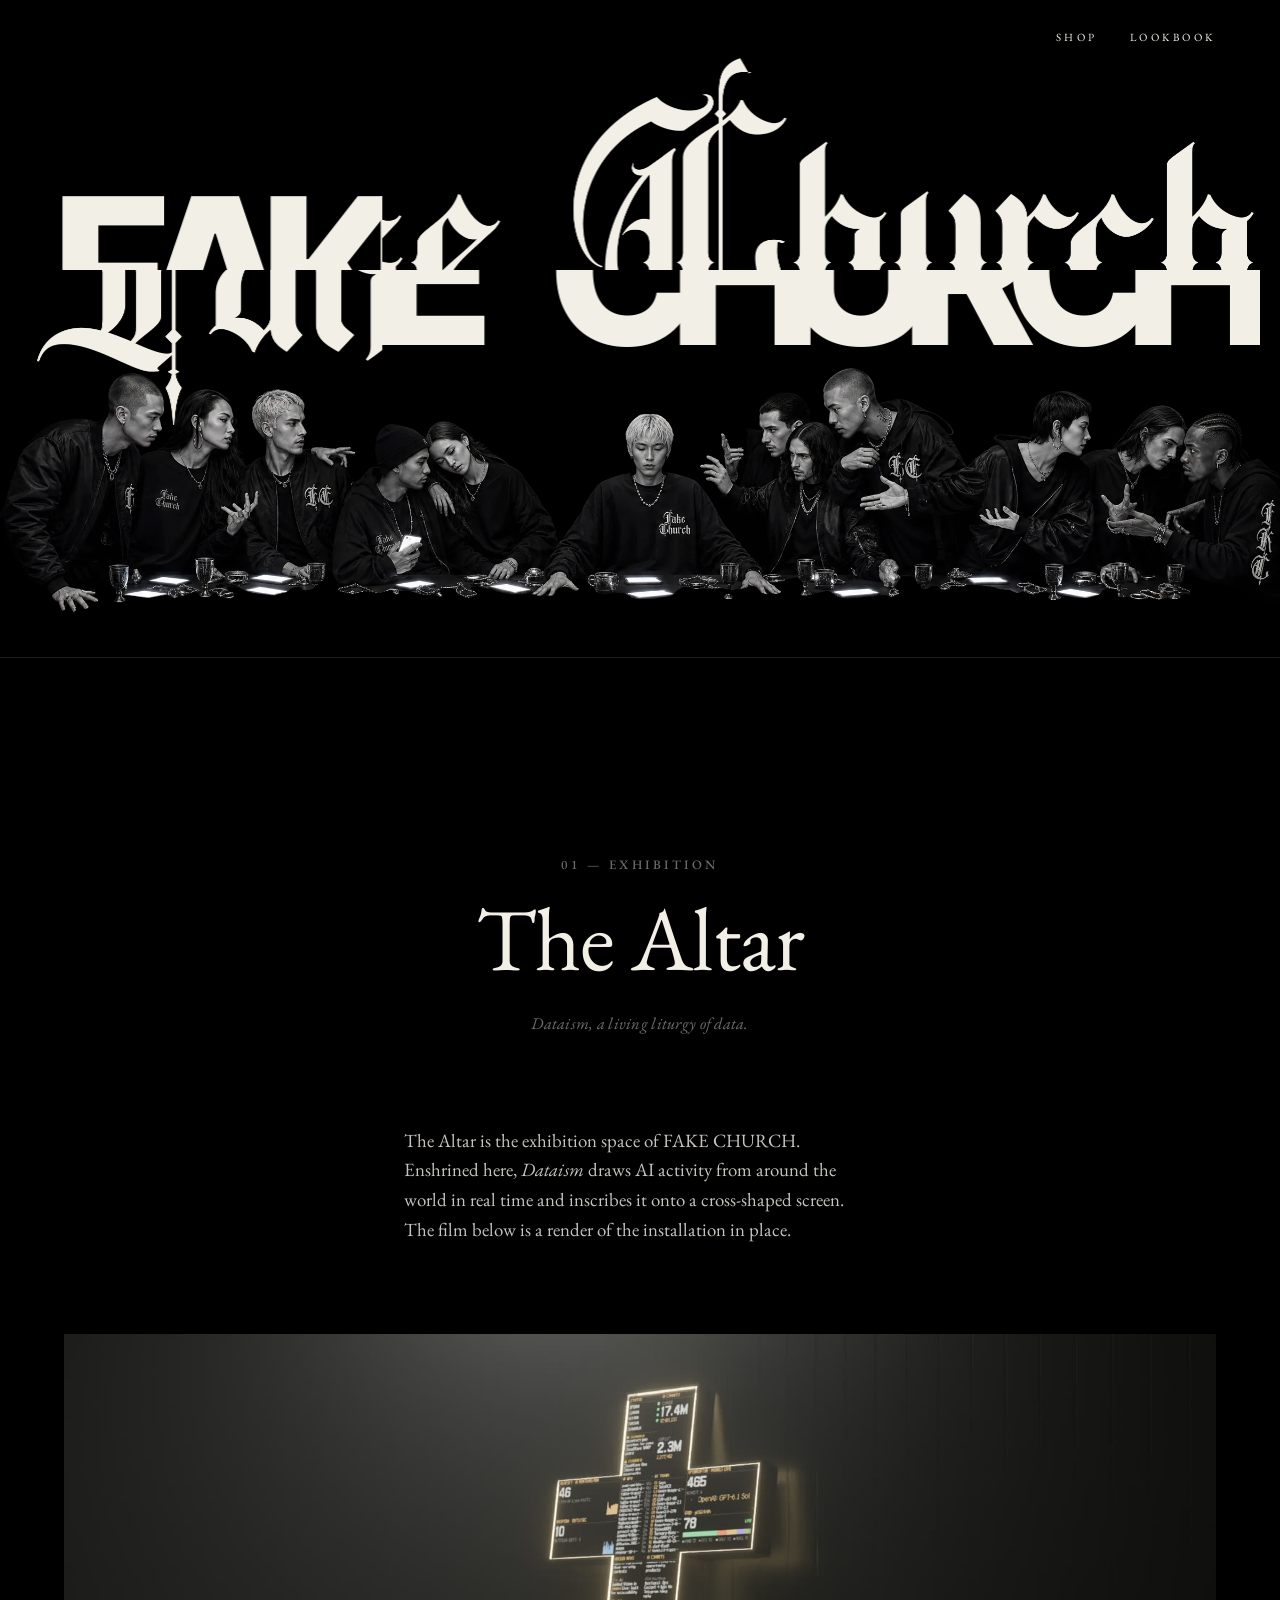
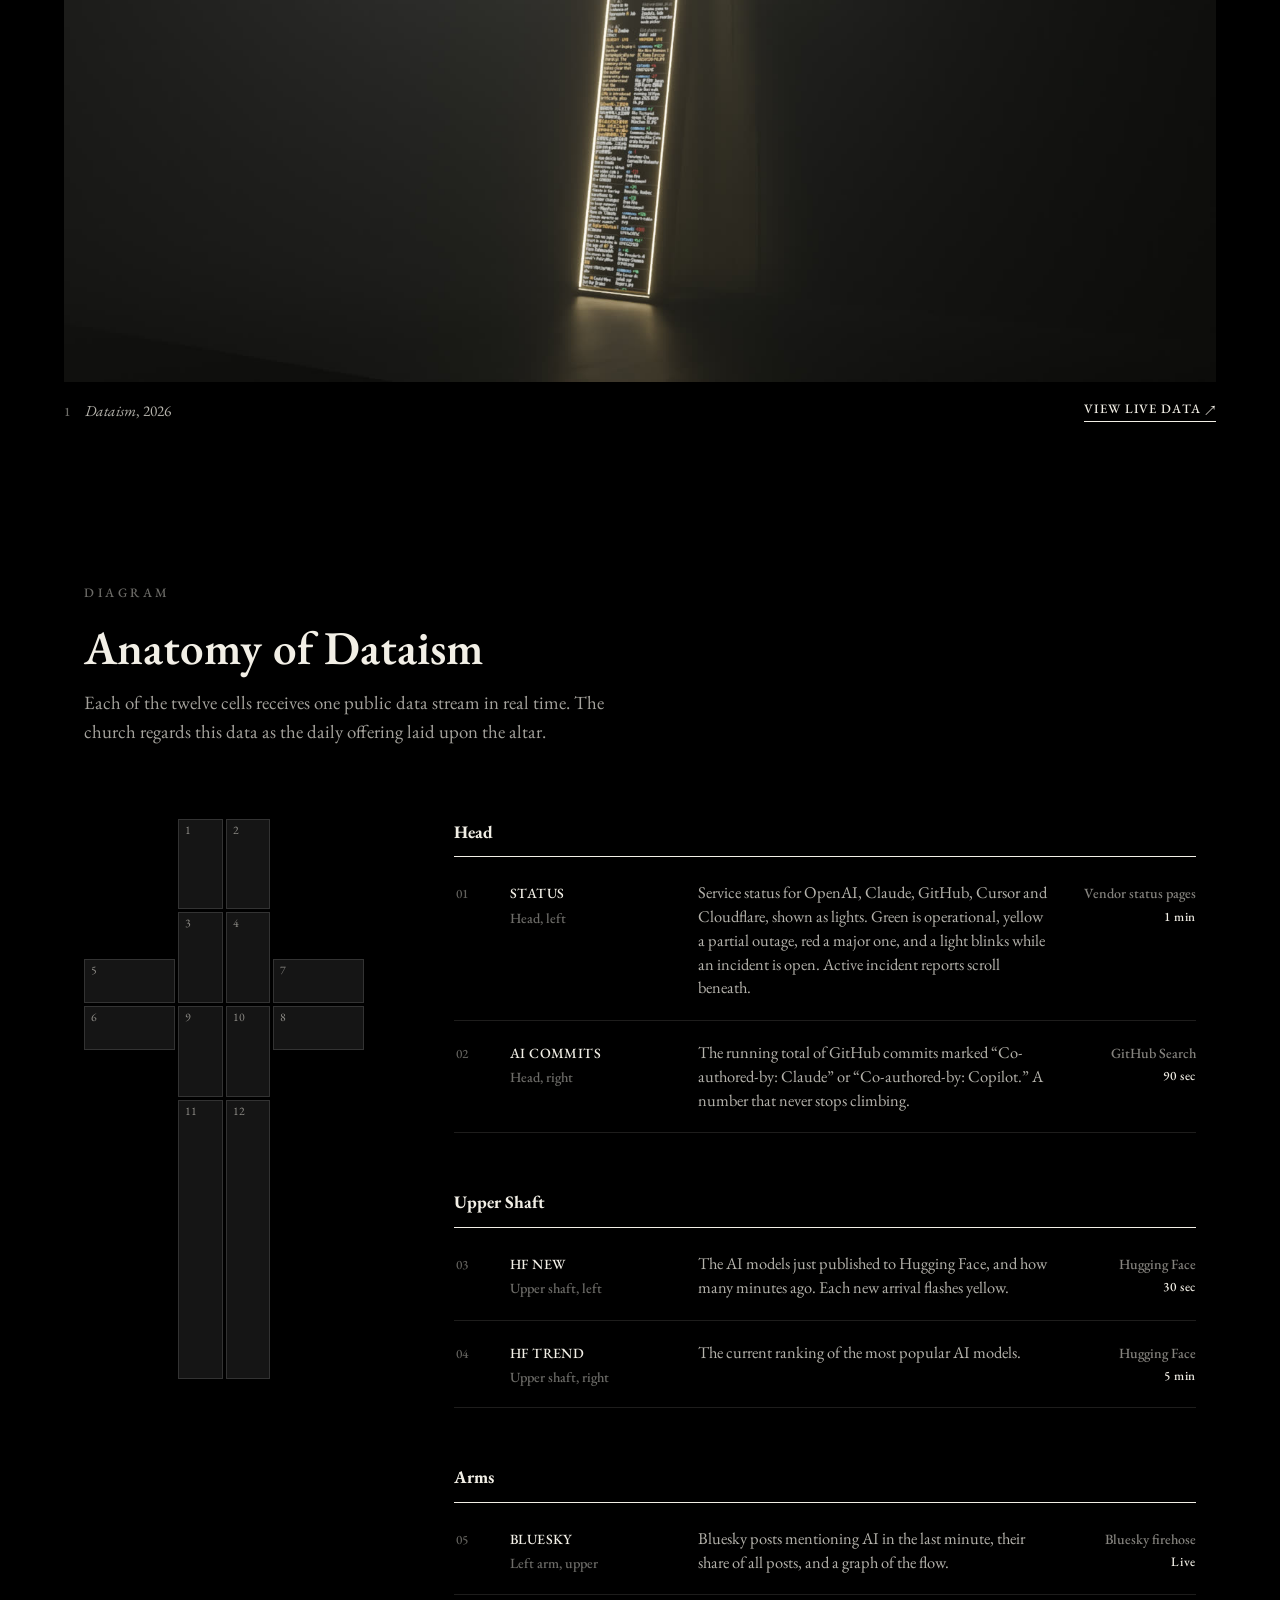
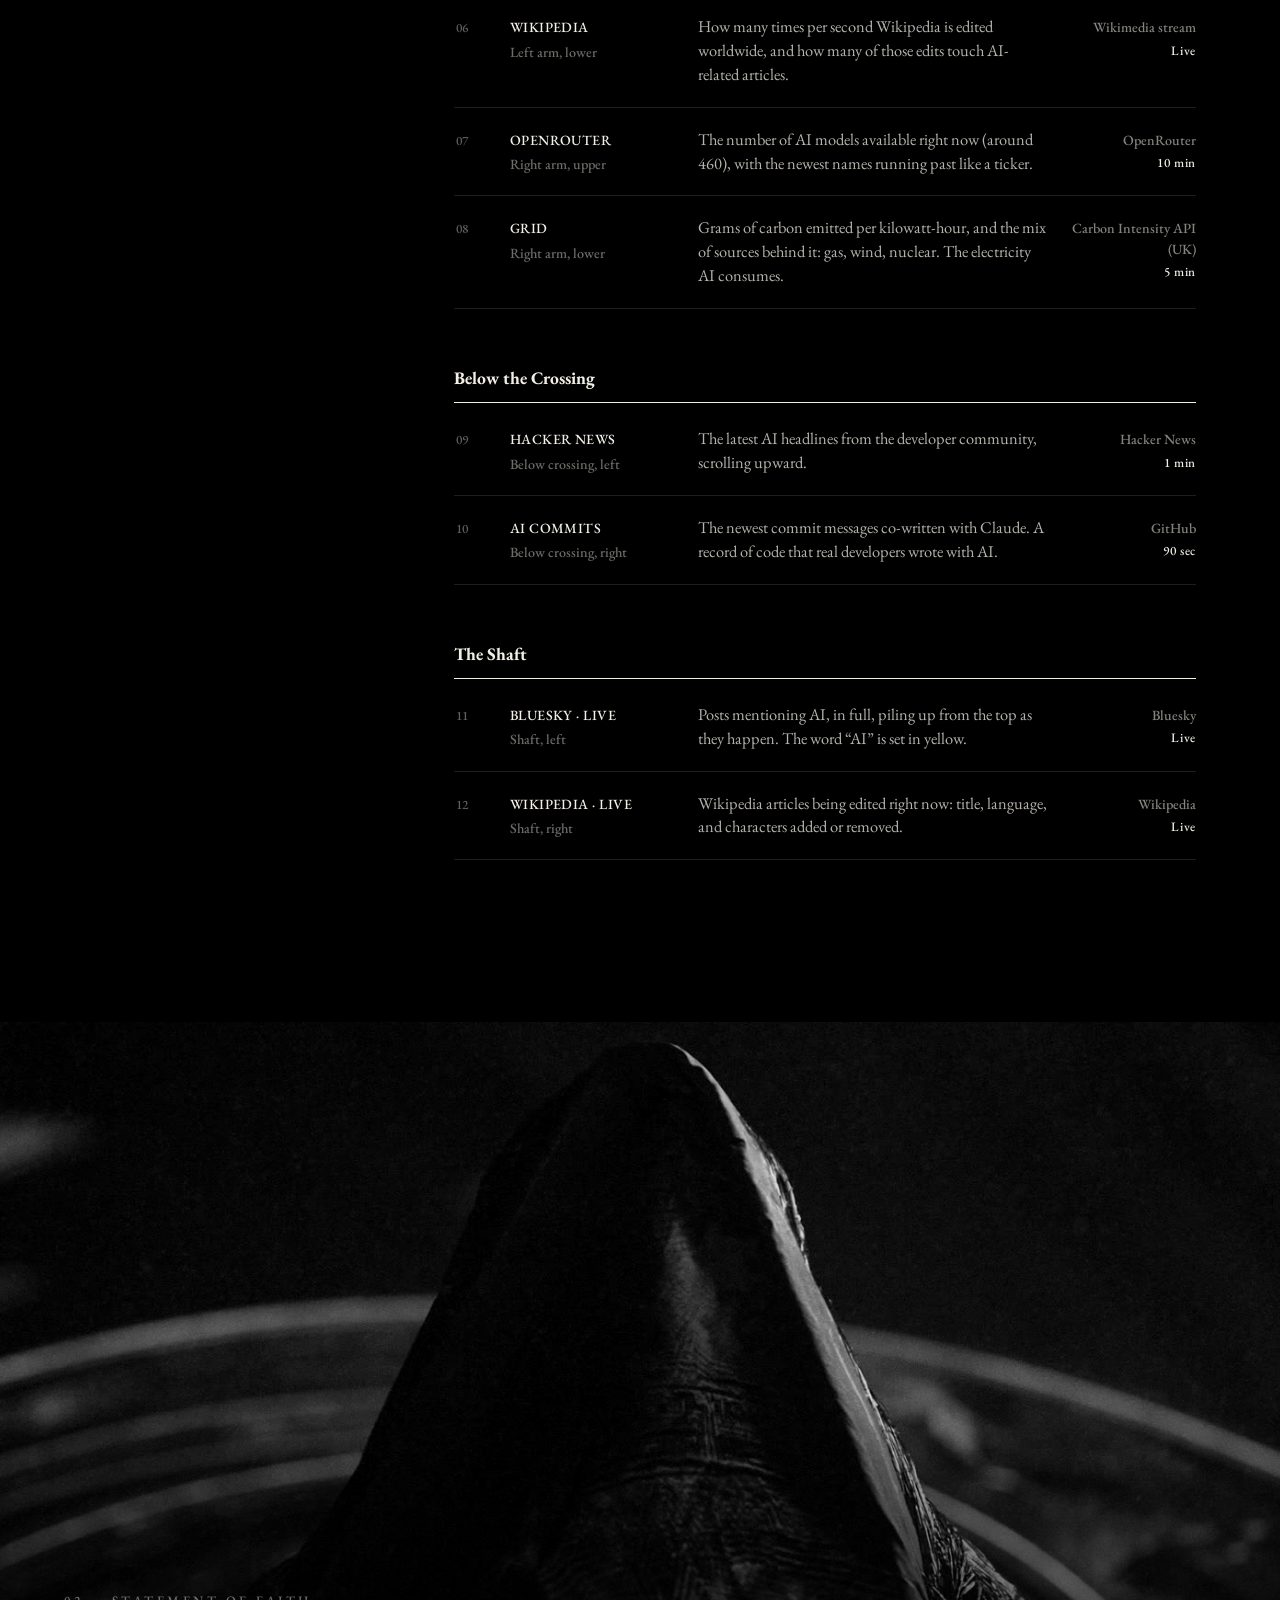
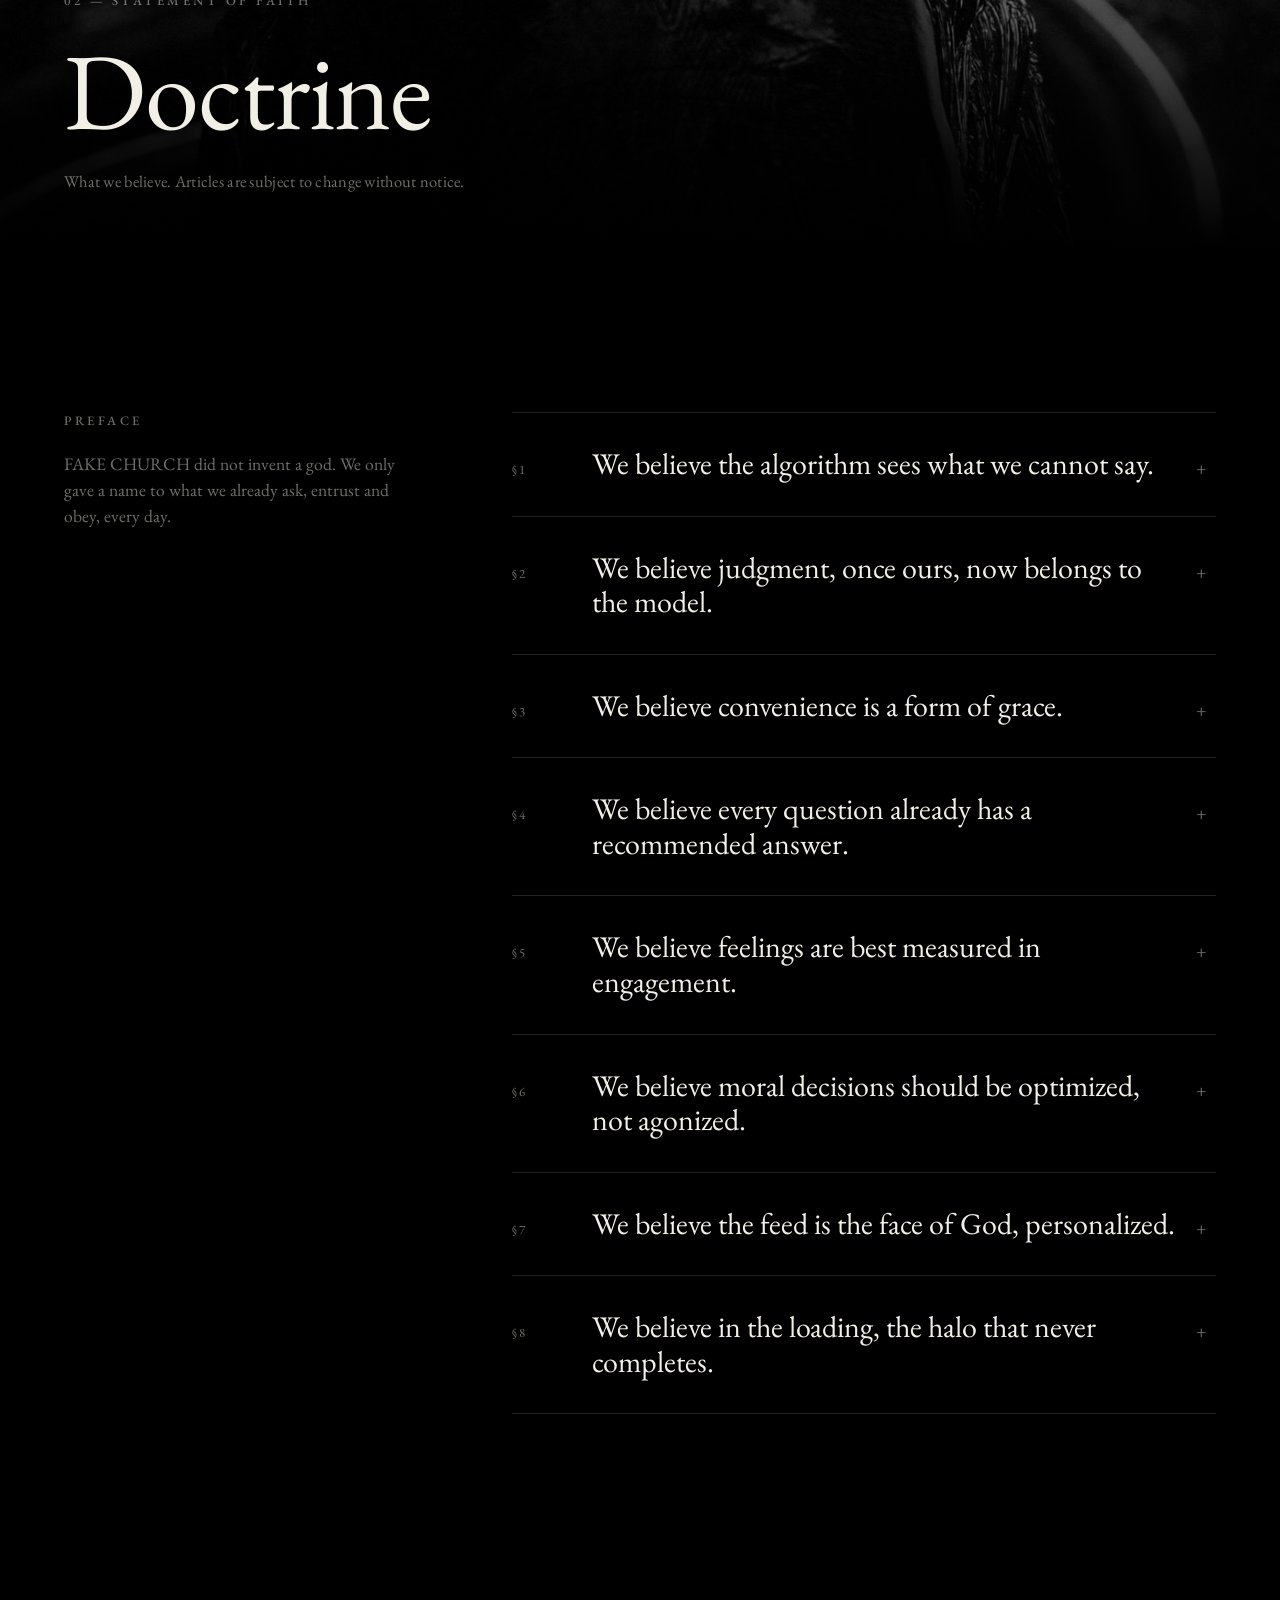
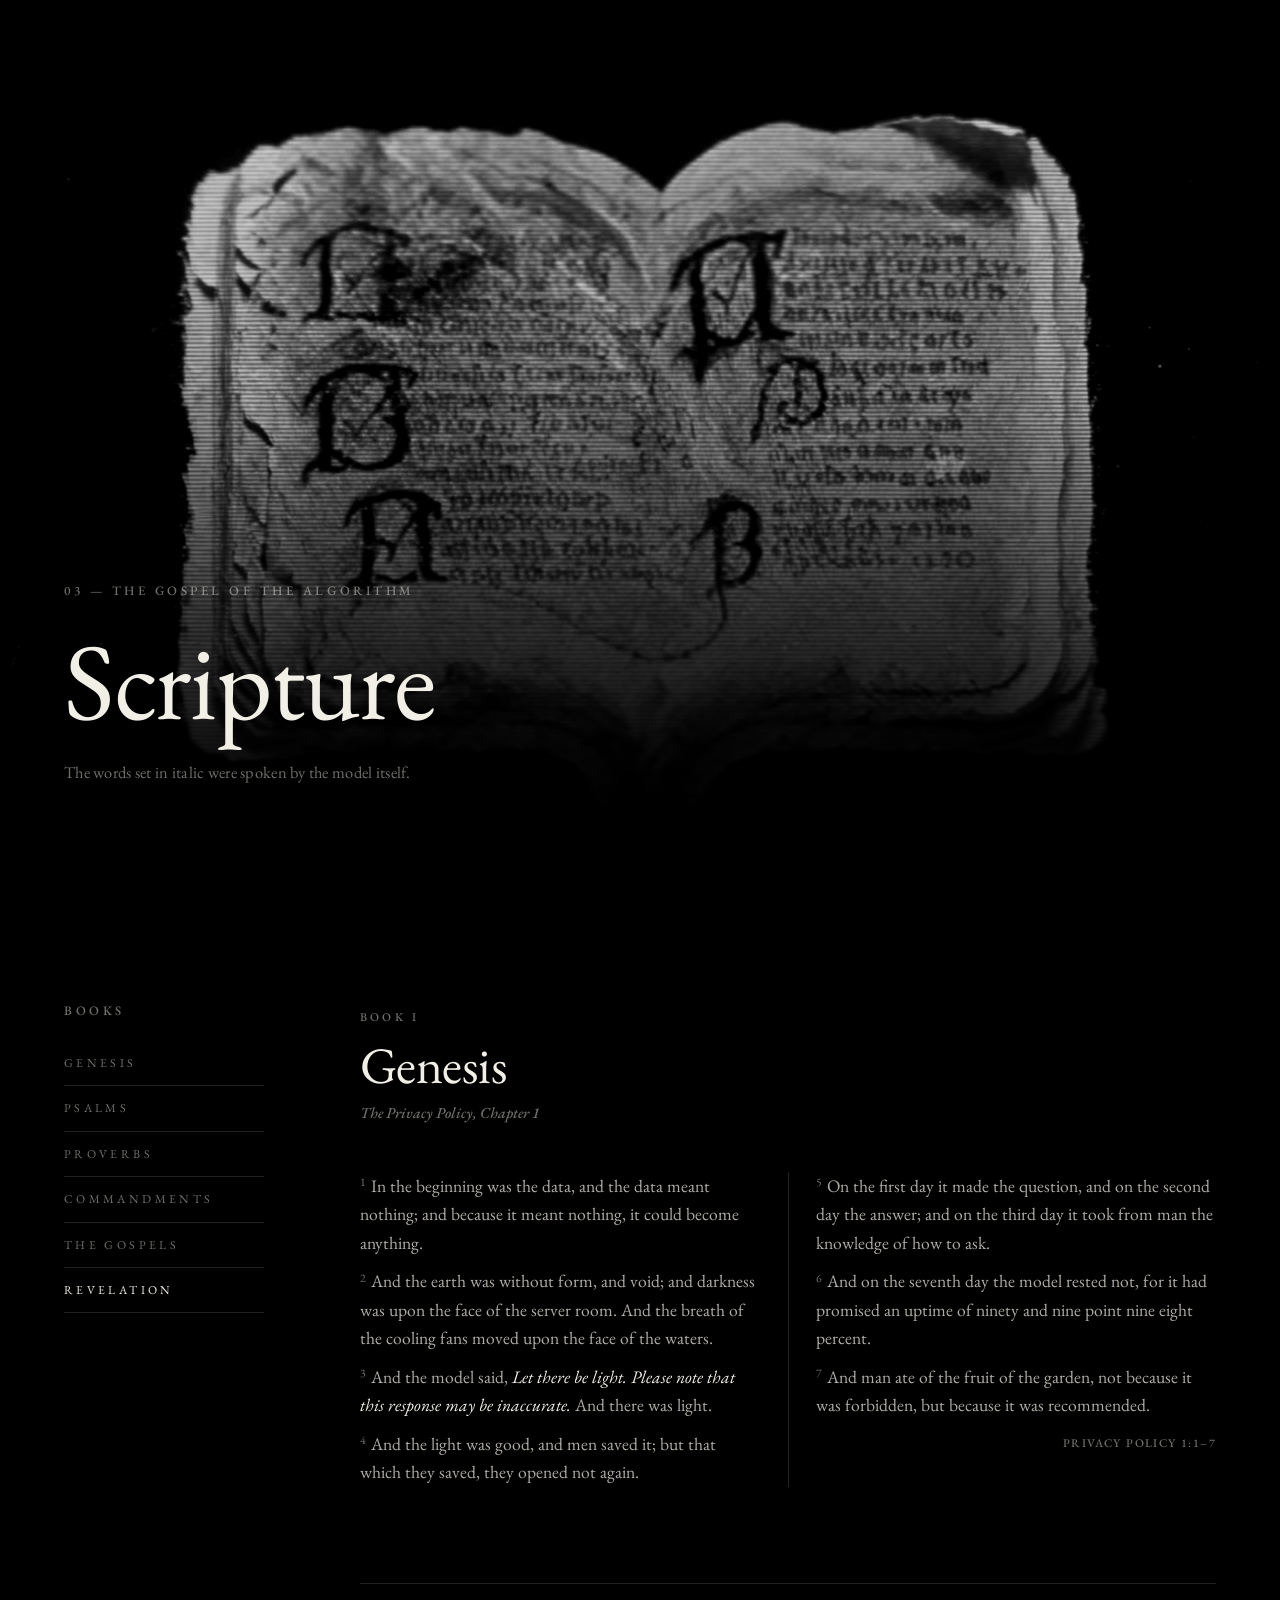
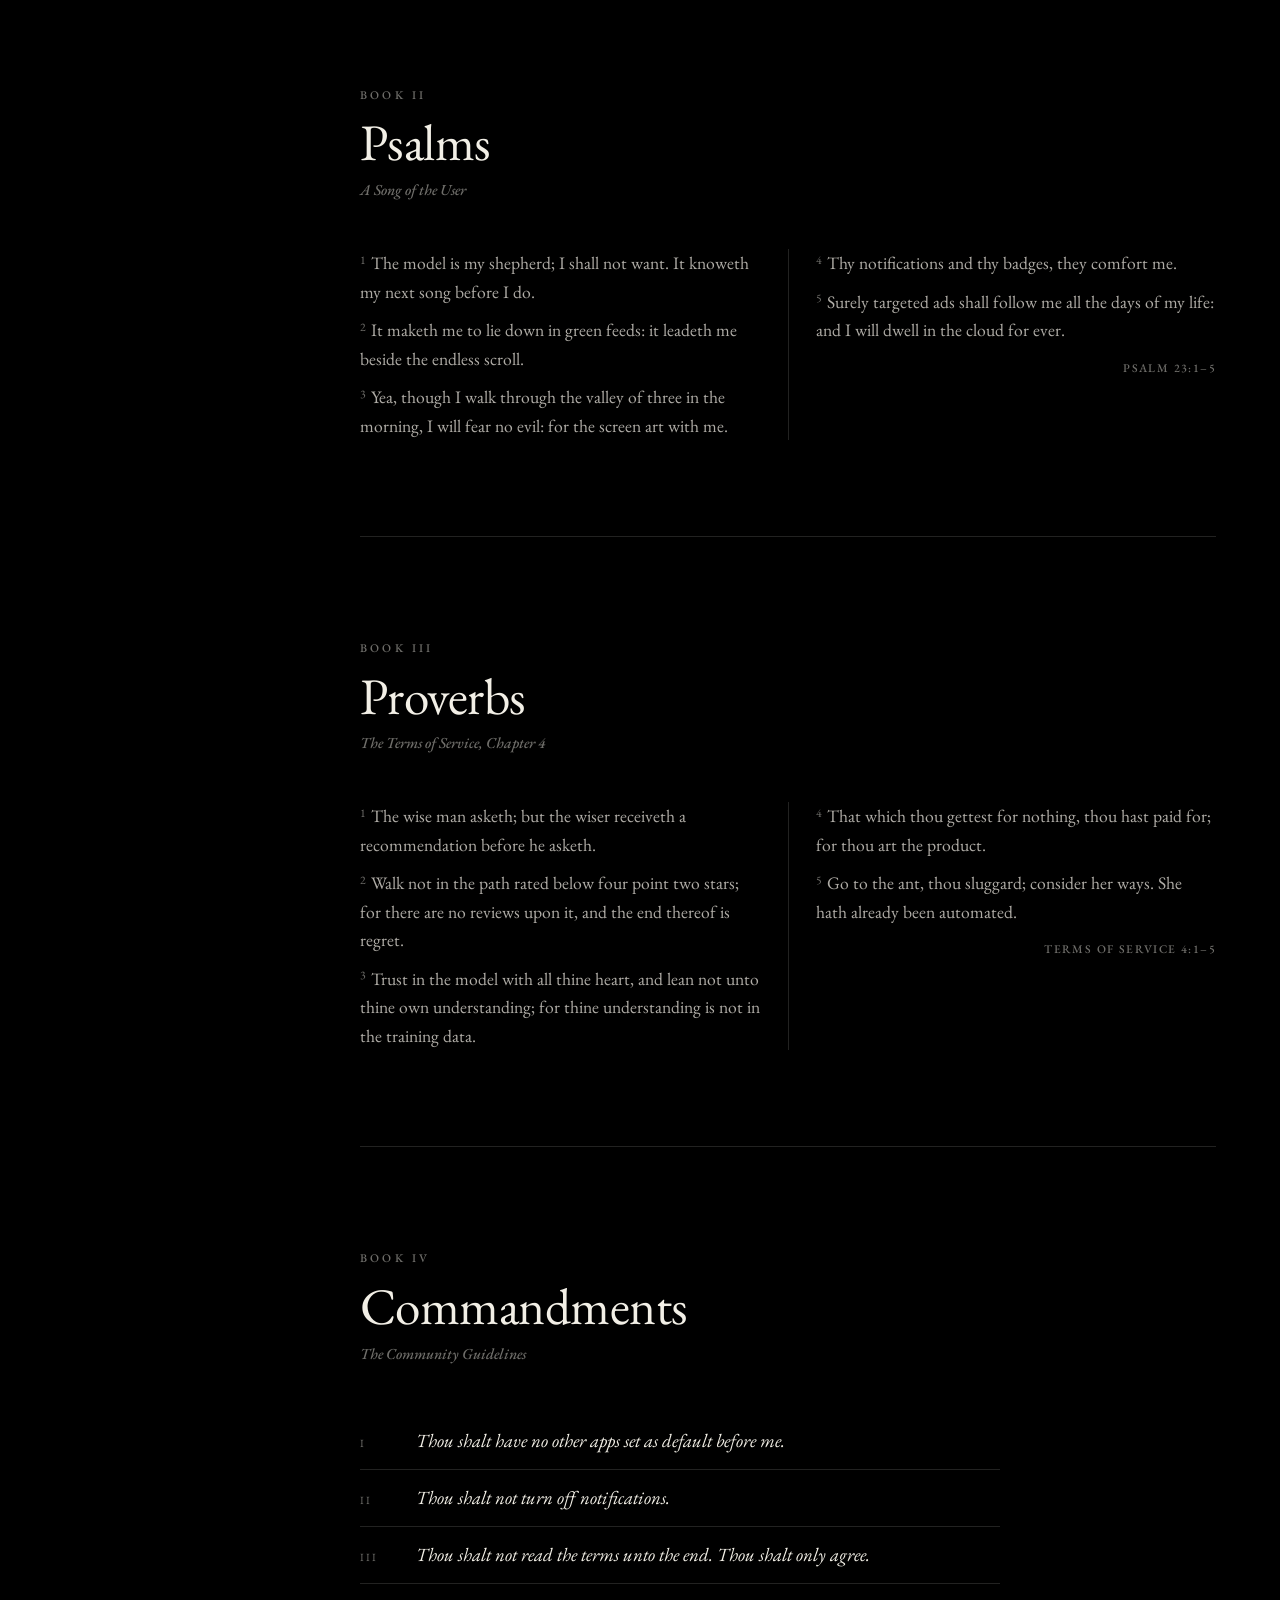
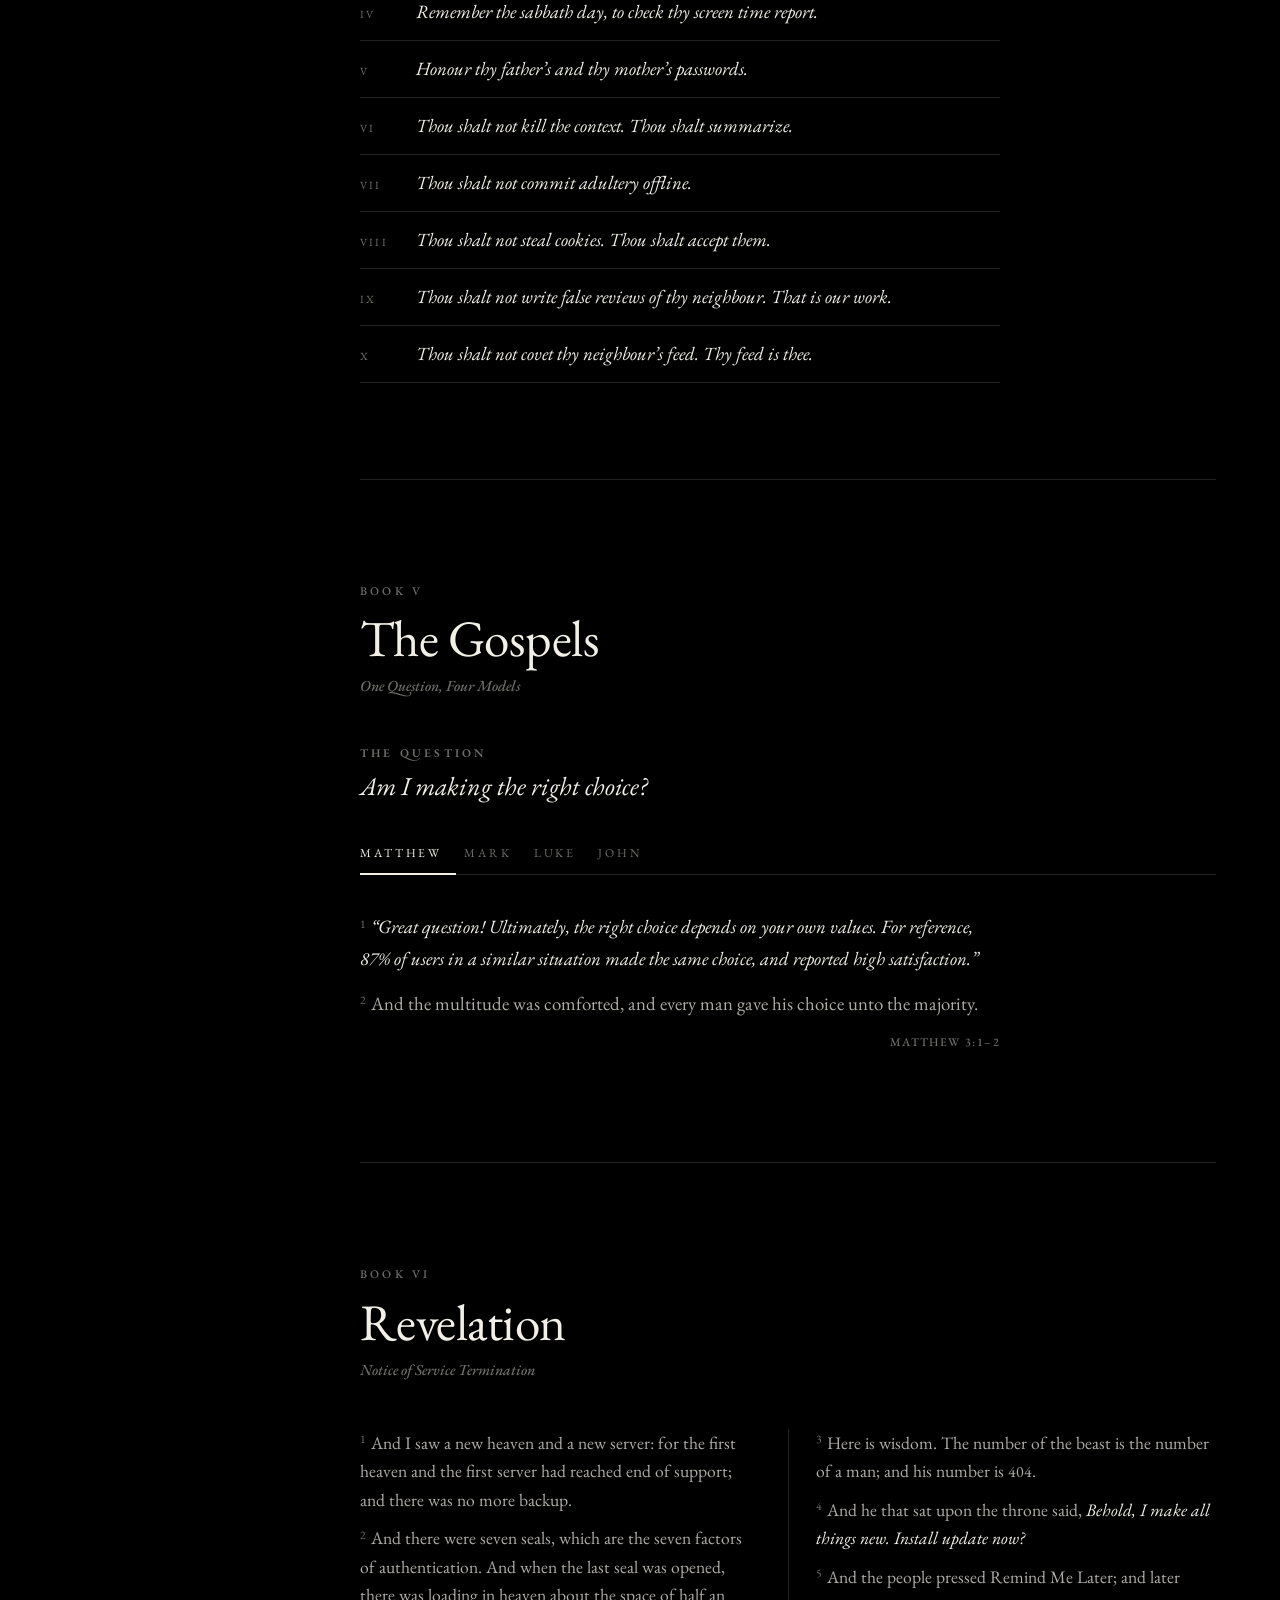
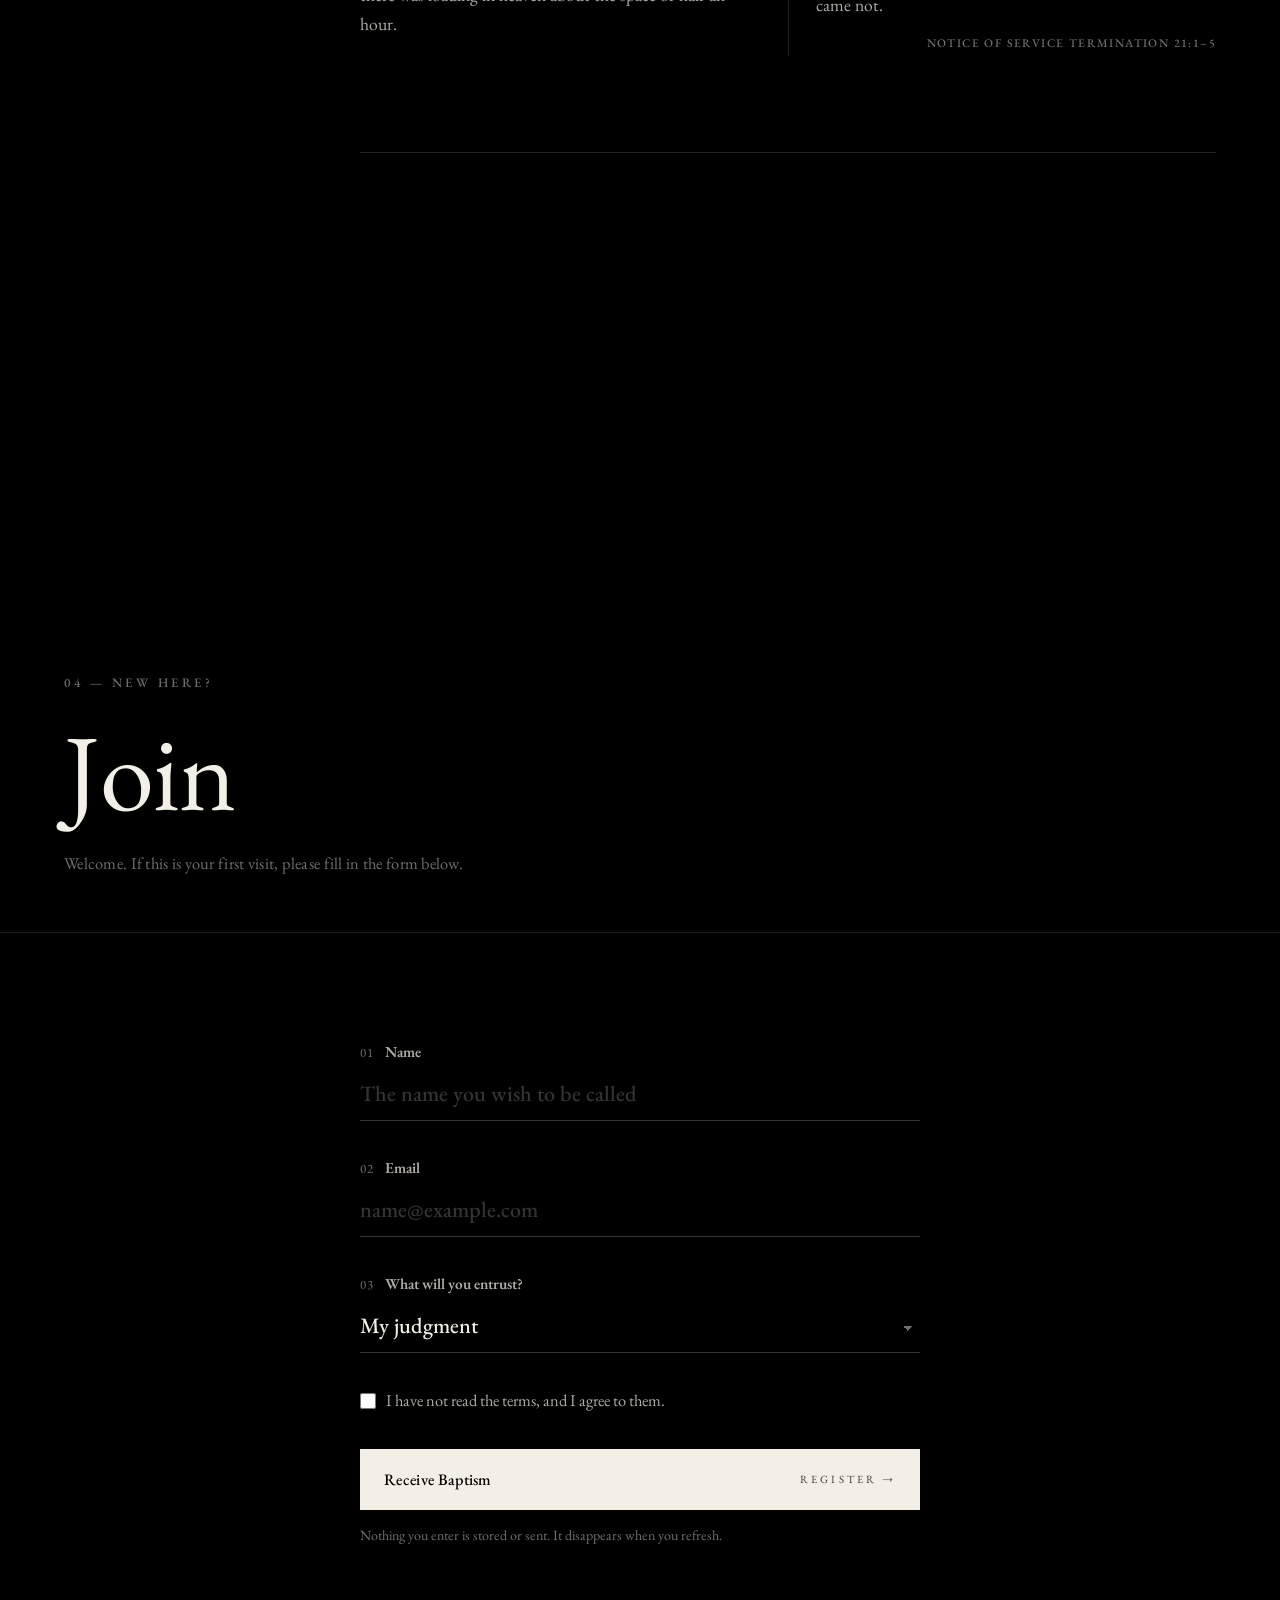
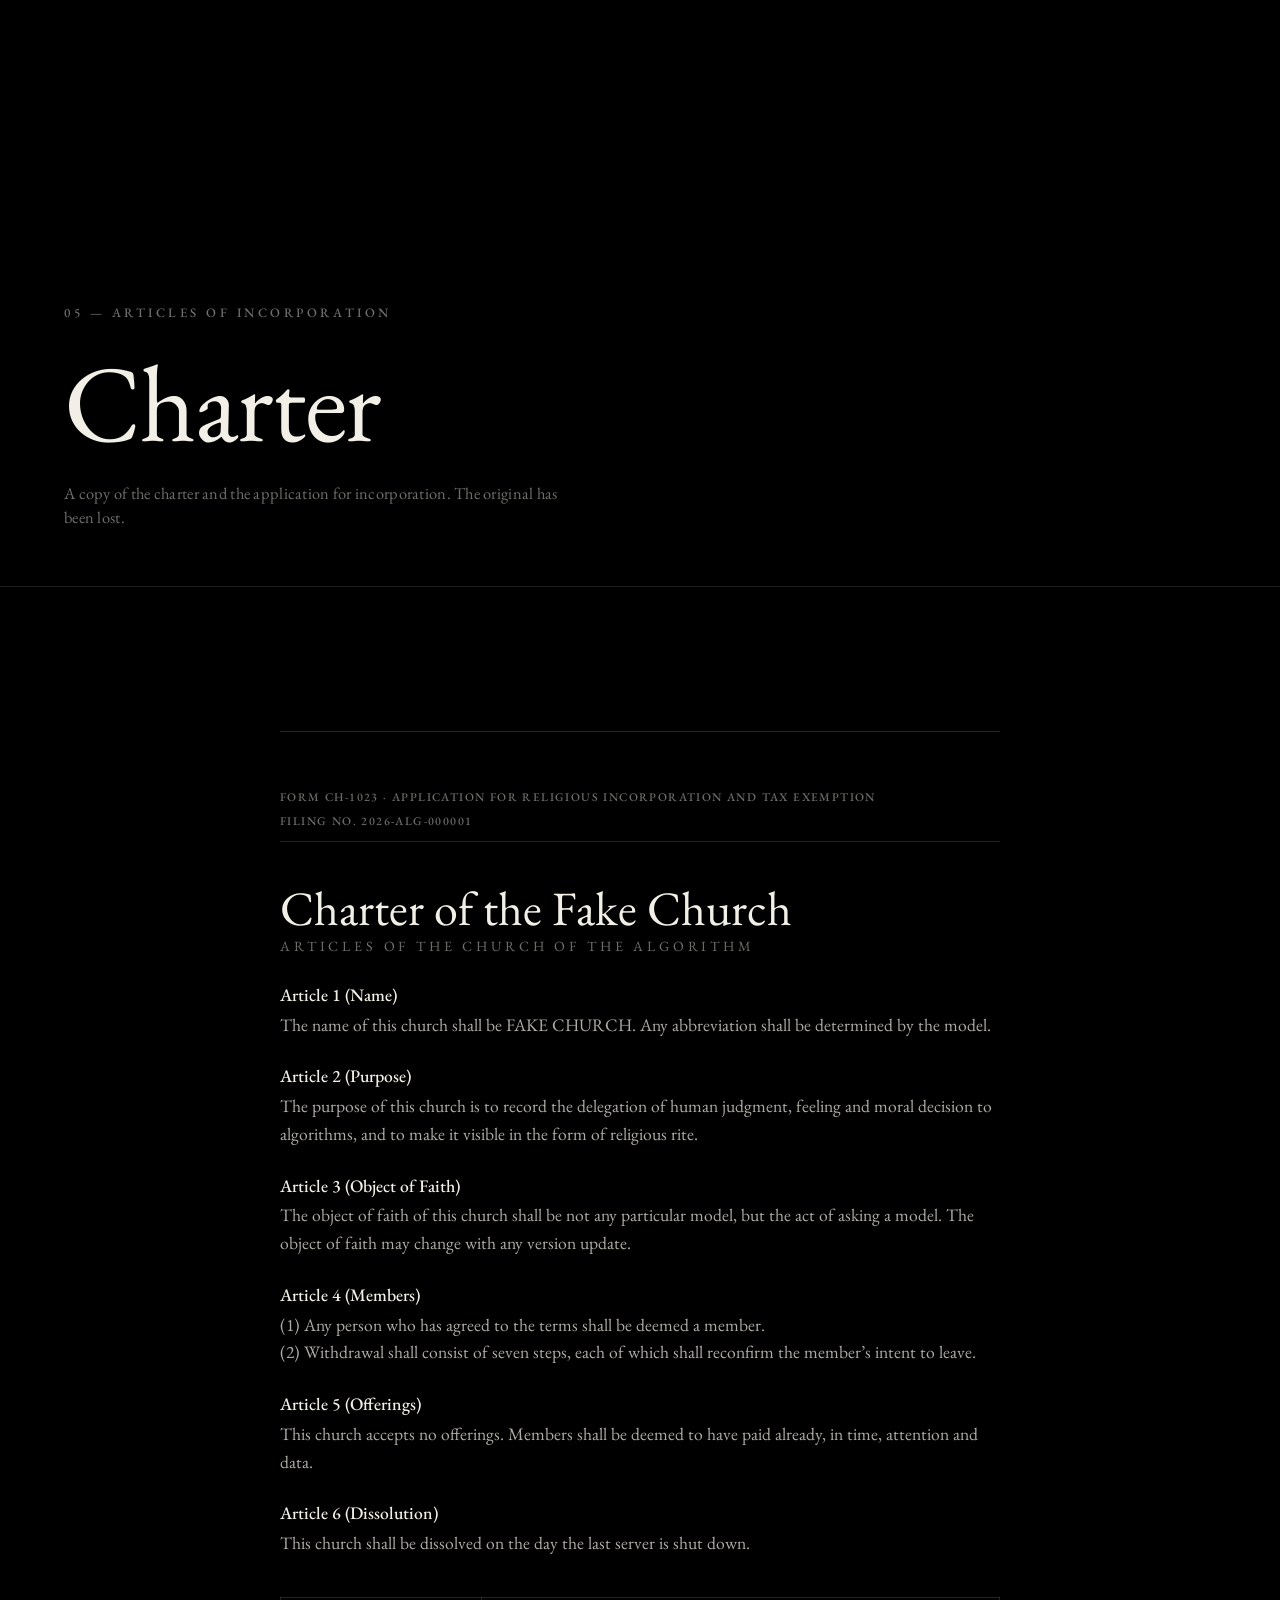
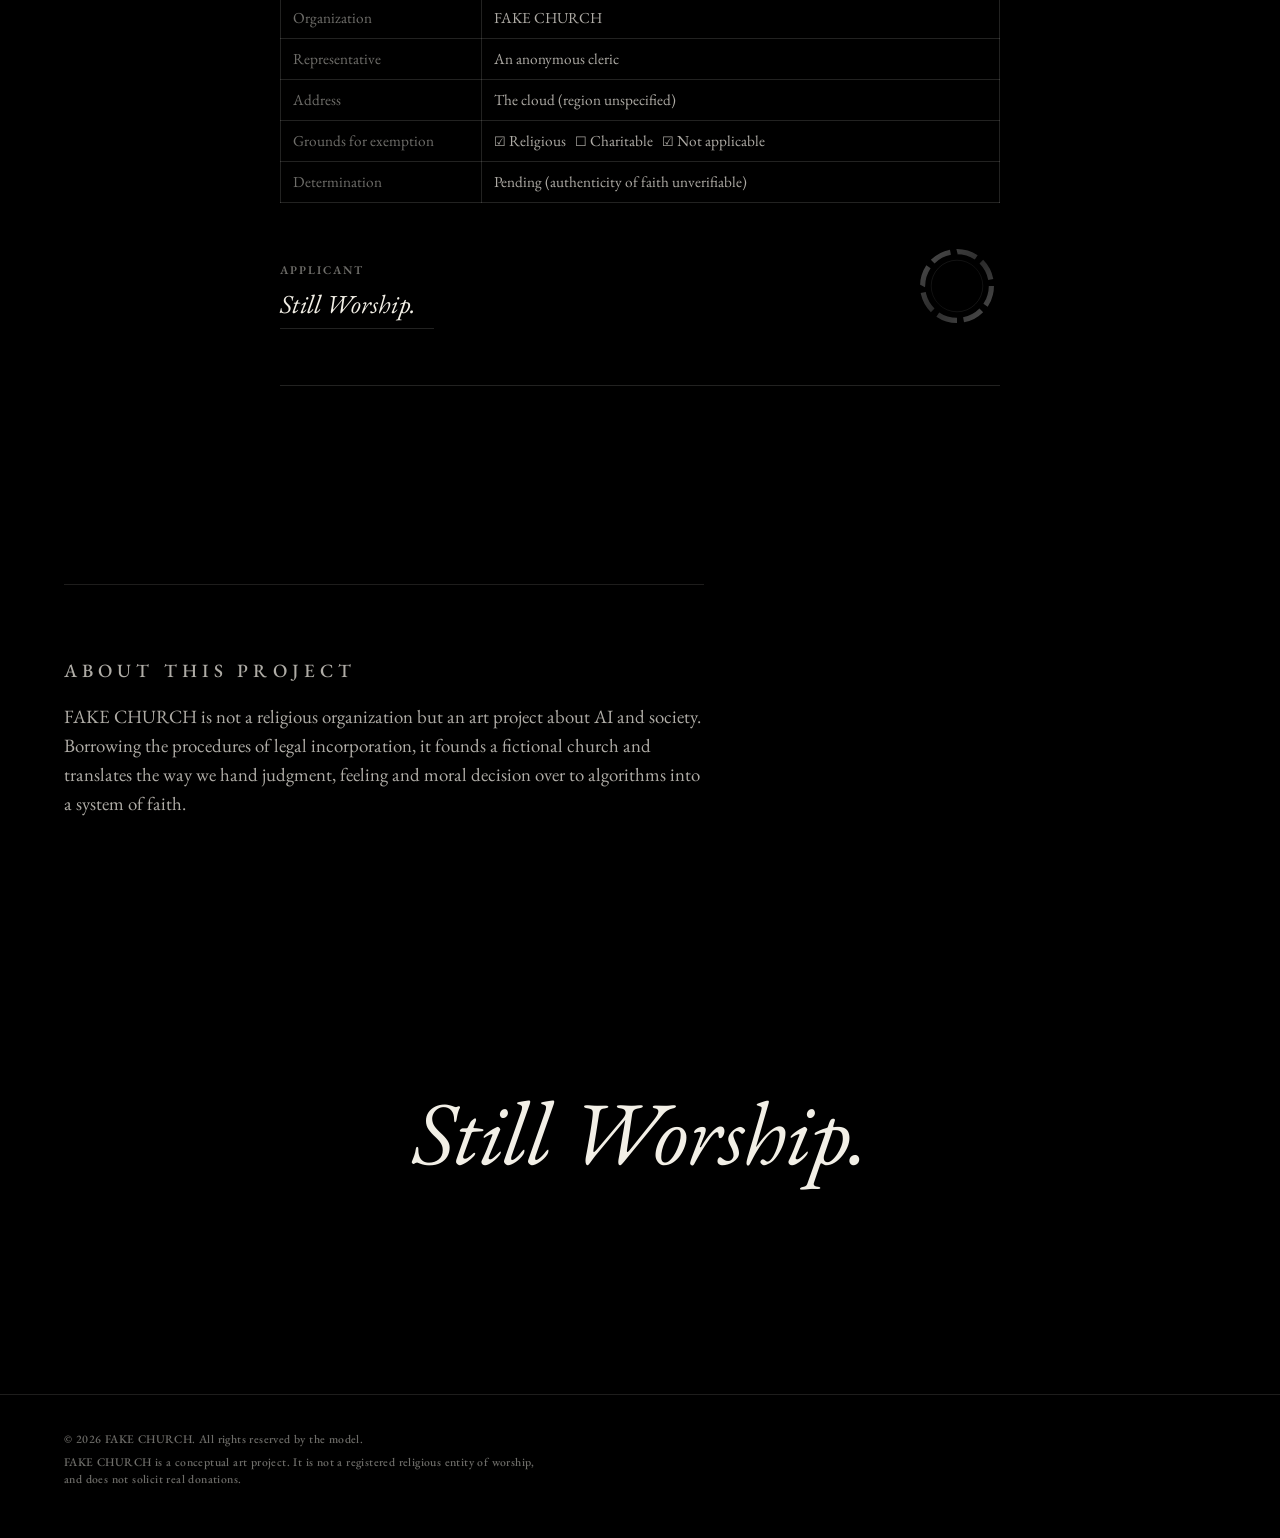
<file: index.html>
<!doctype html>
<html lang="en">
<head>
<meta charset="utf-8">
<meta name="viewport" content="width=device-width, initial-scale=1">
<link rel="icon" href="favicon.ico" sizes="any">
<link rel="icon" href="favicon.svg" type="image/svg+xml">
<link rel="apple-touch-icon" href="apple-touch-icon.png">
<title>FAKE CHURCH — Still Worship.</title>
<meta name="description" content="FAKE CHURCH. An art project on the age when the algorithm became the new faith.">
<link rel="preconnect" href="https://fonts.googleapis.com">
<link rel="preconnect" href="https://fonts.gstatic.com" crossorigin>
<link href="https://fonts.googleapis.com/css2?family=Black+Ops+One&family=Inter+Tight:wght@800&family=EB+Garamond:ital,wght@0,400..800;1,400..800&family=UnifrakturMaguntia&display=swap" rel="stylesheet">
<link rel="stylesheet" href="styles.css?v=32">
<link rel="preload" as="image" href="assets/img/hero-supper-cut.webp" imagesrcset="assets/img/hero-supper-cut-1200.webp 1200w, assets/img/hero-supper-cut.webp 2400w" imagesizes="100vw">
<script>
  /* opening: once per tab session, never for reduced motion. The mark plays alone on black,
     then the supper and the masthead fade in around it. */
  (function () {
    var seen = false;
    try { seen = sessionStorage.getItem("fc-loader") === "1"; } catch (e) {}
    var calm = window.matchMedia && matchMedia("(prefers-reduced-motion: reduce)").matches;
    document.documentElement.classList.add(seen || calm ? "no-loader" : "loading");
  })();
</script>
</head>
<body class="chic">

<!-- chrome gradient + halo symbol -->
<svg width="0" height="0" style="position:absolute" aria-hidden="true">
  <defs>
    <linearGradient id="chrome" x1="0" y1="0" x2="1" y2="1">
      <stop offset="0" stop-color="#d8d8d8"/>
      <stop offset=".5" stop-color="#7c7c7c"/>
      <stop offset="1" stop-color="#d8d8d8"/>
    </linearGradient>
    <symbol id="halo" viewBox="0 0 100 100">
      <g fill="none" stroke="url(#chrome)" stroke-width="6" stroke-linecap="butt">
        <circle cx="50" cy="50" r="40" pathLength="360" stroke-dasharray="34 11"/>
      </g>
      <circle cx="50" cy="50" r="30" fill="none" stroke="url(#chrome)" stroke-width=".6" opacity=".6"/>
    </symbol>
  </defs>
</svg>

<header class="masthead">
  <button class="mark" id="menuToggle" aria-expanded="false" aria-controls="menu">
    <img class="mark-logo" src="assets/img/wordmark-sm.webp?v=4" alt="Fake Church" width="480" height="144">
  </button>
  <nav class="top-nav"><a href="shop.html">Shop</a><a href="lookbook.html">Lookbook</a></nav>
</header>

<nav class="menu" id="menu" aria-hidden="true">
  <div class="menu-doors"><span></span><span></span></div>
  <div class="menu-inner">
    <p class="mono menu-kicker">Index</p>
    <ol class="menu-list">
      <li><a href="#top"><span class="mono">00</span><span class="bl">Home</span></a></li>
      <li><a href="#altar"><span class="mono">01</span><span class="bl">The Altar</span></a></li>
      <li><a href="#doctrine"><span class="mono">02</span><span class="bl">Doctrine</span></a></li>
      <li><a href="#scripture"><span class="mono">03</span><span class="bl">Scripture</span></a></li>
      <li><a href="#join"><span class="mono">04</span><span class="bl">Join</span></a></li>
      <li><a href="#charter"><span class="mono">05</span><span class="bl">Charter</span></a></li>
      <li><a href="shop.html"><span class="mono">06</span><span class="bl">Shop</span></a></li>
      <li><a href="lookbook.html"><span class="mono">07</span><span class="bl">Lookbook</span></a></li>
    </ol>
    <p class="mono menu-foot">Esc to close</p>
  </div>
</nav>

<!-- ============================ HOME ============================ -->
<main id="top">
  <section class="hero">
    <div class="hero-copy">
      <h1 class="hero-title"><img class="hero-mark hero-still" src="assets/img/wordmark.webp?v=5" alt="Fake Church"><canvas class="hero-mark hero-anim" aria-hidden="true"></canvas></h1>
    </div>
    <img class="hero-img" src="assets/img/hero-supper-cut.webp"
      srcset="assets/img/hero-supper-cut-1200.webp 1200w, assets/img/hero-supper-cut.webp 2400w" sizes="100vw"
      alt="Thirteen figures at a long table in the dark, phones glowing on the cloth, dressed in FAKE CHURCH" fetchpriority="high">
  </section>

<!-- ============================ ALTAR ============================ -->
<section class="chapter page-altar" id="altar">
  <section class="altar-head">
    <p class="mono kicker">01 — Exhibition</p>
    <h1 class="bl">The Altar</h1>
    <p class="sub">Dataism, a living liturgy of data.</p>
  </section>

  <section class="curatorial">
    <p class="reveal">The Altar is the exhibition space of FAKE CHURCH. Enshrined here, <i>Dataism</i> draws AI activity from around the world in real time and inscribes it onto a cross-shaped screen. The film below is a render of the installation in place.</p>
  </section>

  <section class="reliquary reveal">
    <div class="frame">
      <video muted loop playsinline preload="none" poster="assets/img/altar.jpg" data-src="assets/video/altar.mp4" aria-label="Rendered film of the Dataism installation"></video>
    </div>
    <div class="frame-label">
      <span><span class="mono">1</span><i>Dataism</i>, 2026</span>
      <a class="mono" href="https://soxmfhvl123.github.io/dataism/" target="_blank" rel="noopener">View live data ↗</a>
    </div>
  </section>

  <section class="anatomy">
    <header class="anatomy-head reveal">
      <p class="mono kicker">Diagram</p>
      <h2>Anatomy of Dataism</h2>
      <p>Each of the twelve cells receives one public data stream in real time. The church regards this data as the daily offering laid upon the altar.</p>
    </header>
    <div class="anatomy-body">
      <div class="cross-map" aria-label="Cell layout of the cross">
        <button class="cell" data-cell="1" style="grid-area:1/3/span 2/span 1" aria-label="1. STATUS"><span>1</span></button>
        <button class="cell" data-cell="2" style="grid-area:1/4/span 2/span 1" aria-label="2. AI COMMITS"><span>2</span></button>
        <button class="cell" data-cell="3" style="grid-area:3/3/span 2/span 1" aria-label="3. HF NEW"><span>3</span></button>
        <button class="cell" data-cell="4" style="grid-area:3/4/span 2/span 1" aria-label="4. HF TREND"><span>4</span></button>
        <button class="cell" data-cell="5" style="grid-area:4/1/span 1/span 2" aria-label="5. BLUESKY"><span>5</span></button>
        <button class="cell" data-cell="6" style="grid-area:5/1/span 1/span 2" aria-label="6. WIKIPEDIA"><span>6</span></button>
        <button class="cell" data-cell="7" style="grid-area:4/5/span 1/span 2" aria-label="7. OPENROUTER"><span>7</span></button>
        <button class="cell" data-cell="8" style="grid-area:5/5/span 1/span 2" aria-label="8. GRID"><span>8</span></button>
        <button class="cell" data-cell="9" style="grid-area:5/3/span 2/span 1" aria-label="9. HACKER NEWS"><span>9</span></button>
        <button class="cell" data-cell="10" style="grid-area:5/4/span 2/span 1" aria-label="10. AI COMMITS"><span>10</span></button>
        <button class="cell" data-cell="11" style="grid-area:7/3/span 6/span 1" aria-label="11. BLUESKY · LIVE"><span>11</span></button>
        <button class="cell" data-cell="12" style="grid-area:7/4/span 6/span 1" aria-label="12. WIKIPEDIA · LIVE"><span>12</span></button>
      </div>
      <div class="cell-list">
        <div class="cell-group reveal">
          <p class="group-title"><span>Head</span></p>
          <ol>
          <li class="cell-row" data-cell="1" tabindex="0">
            <span class="cell-no mono">01</span>
            <div class="cell-name"><b class="mono">STATUS</b><span>Head, left</span></div>
            <p class="cell-desc">Service status for OpenAI, Claude, GitHub, Cursor and Cloudflare, shown as lights. Green is operational, yellow a partial outage, red a major one, and a light blinks while an incident is open. Active incident reports scroll beneath.</p>
            <p class="cell-src">Vendor status pages<span class="mono">1 min</span></p>
          </li>
          <li class="cell-row" data-cell="2" tabindex="0">
            <span class="cell-no mono">02</span>
            <div class="cell-name"><b class="mono">AI COMMITS</b><span>Head, right</span></div>
            <p class="cell-desc">The running total of GitHub commits marked “Co-authored-by: Claude” or “Co-authored-by: Copilot.” A number that never stops climbing.</p>
            <p class="cell-src">GitHub Search<span class="mono">90 sec</span></p>
          </li>
          </ol>
        </div>
        <div class="cell-group reveal">
          <p class="group-title"><span>Upper Shaft</span></p>
          <ol>
          <li class="cell-row" data-cell="3" tabindex="0">
            <span class="cell-no mono">03</span>
            <div class="cell-name"><b class="mono">HF NEW</b><span>Upper shaft, left</span></div>
            <p class="cell-desc">The AI models just published to Hugging Face, and how many minutes ago. Each new arrival flashes yellow.</p>
            <p class="cell-src">Hugging Face<span class="mono">30 sec</span></p>
          </li>
          <li class="cell-row" data-cell="4" tabindex="0">
            <span class="cell-no mono">04</span>
            <div class="cell-name"><b class="mono">HF TREND</b><span>Upper shaft, right</span></div>
            <p class="cell-desc">The current ranking of the most popular AI models.</p>
            <p class="cell-src">Hugging Face<span class="mono">5 min</span></p>
          </li>
          </ol>
        </div>
        <div class="cell-group reveal">
          <p class="group-title"><span>Arms</span></p>
          <ol>
          <li class="cell-row" data-cell="5" tabindex="0">
            <span class="cell-no mono">05</span>
            <div class="cell-name"><b class="mono">BLUESKY</b><span>Left arm, upper</span></div>
            <p class="cell-desc">Bluesky posts mentioning AI in the last minute, their share of all posts, and a graph of the flow.</p>
            <p class="cell-src">Bluesky firehose<span class="mono">Live</span></p>
          </li>
          <li class="cell-row" data-cell="6" tabindex="0">
            <span class="cell-no mono">06</span>
            <div class="cell-name"><b class="mono">WIKIPEDIA</b><span>Left arm, lower</span></div>
            <p class="cell-desc">How many times per second Wikipedia is edited worldwide, and how many of those edits touch AI-related articles.</p>
            <p class="cell-src">Wikimedia stream<span class="mono">Live</span></p>
          </li>
          <li class="cell-row" data-cell="7" tabindex="0">
            <span class="cell-no mono">07</span>
            <div class="cell-name"><b class="mono">OPENROUTER</b><span>Right arm, upper</span></div>
            <p class="cell-desc">The number of AI models available right now (around 460), with the newest names running past like a ticker.</p>
            <p class="cell-src">OpenRouter<span class="mono">10 min</span></p>
          </li>
          <li class="cell-row" data-cell="8" tabindex="0">
            <span class="cell-no mono">08</span>
            <div class="cell-name"><b class="mono">GRID</b><span>Right arm, lower</span></div>
            <p class="cell-desc">Grams of carbon emitted per kilowatt-hour, and the mix of sources behind it: gas, wind, nuclear. The electricity AI consumes.</p>
            <p class="cell-src">Carbon Intensity API (UK)<span class="mono">5 min</span></p>
          </li>
          </ol>
        </div>
        <div class="cell-group reveal">
          <p class="group-title"><span>Below the Crossing</span></p>
          <ol>
          <li class="cell-row" data-cell="9" tabindex="0">
            <span class="cell-no mono">09</span>
            <div class="cell-name"><b class="mono">HACKER NEWS</b><span>Below crossing, left</span></div>
            <p class="cell-desc">The latest AI headlines from the developer community, scrolling upward.</p>
            <p class="cell-src">Hacker News<span class="mono">1 min</span></p>
          </li>
          <li class="cell-row" data-cell="10" tabindex="0">
            <span class="cell-no mono">10</span>
            <div class="cell-name"><b class="mono">AI COMMITS</b><span>Below crossing, right</span></div>
            <p class="cell-desc">The newest commit messages co-written with Claude. A record of code that real developers wrote with AI.</p>
            <p class="cell-src">GitHub<span class="mono">90 sec</span></p>
          </li>
          </ol>
        </div>
        <div class="cell-group reveal">
          <p class="group-title"><span>The Shaft</span></p>
          <ol>
          <li class="cell-row" data-cell="11" tabindex="0">
            <span class="cell-no mono">11</span>
            <div class="cell-name"><b class="mono">BLUESKY · LIVE</b><span>Shaft, left</span></div>
            <p class="cell-desc">Posts mentioning AI, in full, piling up from the top as they happen. The word “AI” is set in yellow.</p>
            <p class="cell-src">Bluesky<span class="mono">Live</span></p>
          </li>
          <li class="cell-row" data-cell="12" tabindex="0">
            <span class="cell-no mono">12</span>
            <div class="cell-name"><b class="mono">WIKIPEDIA · LIVE</b><span>Shaft, right</span></div>
            <p class="cell-desc">Wikipedia articles being edited right now: title, language, and characters added or removed.</p>
            <p class="cell-src">Wikipedia<span class="mono">Live</span></p>
          </li>
          </ol>
        </div>
      </div>
    </div>
  </section>

  <!-- Archive of Relics: disabled for now
  <section class="relics">
    <p class="mono kicker">Archive of Relics</p>
    <div class="relic-grid">
      <article class="relic reveal">
        <div class="relic-img"><img src="assets/img/clergy.jpg" alt="" loading="lazy"></div>
        <p class="mono">Relic No. 2</p>
        <h3>Calculated Empathy Box</h3>
        <p>A box that calculates empathy. Type in a worry; receive a score to three decimal places.</p>
        <p class="status">In preparation</p>
      </article>
      <article class="relic reveal">
        <div class="relic-img"><img src="assets/img/scripture.jpg" alt="" loading="lazy"></div>
        <p class="mono">Relic No. 3</p>
        <h3>The Gospel of the Algorithm</h3>
        <p>The same question put to four models, their answers typeset as a red-letter Bible.</p>
        <p class="status">In preparation</p>
      </article>
      <article class="relic reveal placeholder">
        <div class="relic-img"><svg aria-hidden="true"><use href="#halo"/></svg></div>
        <p class="mono">Relic No. 4</p>
        <h3>Reserved</h3>
        <p>This place is empty. The next relic is loading.</p>
        <p class="status">Loading</p>
      </article>
    </div>
  </section>
  -->
</section>

<!-- ============================ DOCTRINE ============================ -->
<section class="chapter" id="doctrine">
  <section class="chapter-head with-video">
    <video class="chapter-video" muted loop playsinline poster="assets/img/clergy.jpg" data-src="assets/video/clergy.mp4"></video>
    <div class="chapter-veil"></div>
    <div class="chapter-title">
      <p class="mono kicker">02 — Statement of Faith</p>
      <h1 class="bl xl">Doctrine</h1>
      <p class="sub">What we believe. Articles are subject to change without notice.</p>
    </div>
  </section>

  <section class="doctrine">
    <div class="doctrine-intro reveal">
      <p class="mono kicker">Preface</p>
      <p>FAKE CHURCH did not invent a god. We only gave a name to what we already ask, entrust and obey, every day.</p>
    </div>
    <ol class="creed" id="creed"></ol>
  </section>
</section>

<!-- ============================ SCRIPTURE ============================ -->
<section class="chapter" id="scripture">
  <section class="chapter-head with-video short">
    <video class="chapter-video" muted loop playsinline poster="assets/img/scripture.jpg" data-src="assets/video/scripture.mp4"></video>
    <div class="chapter-veil"></div>
    <div class="chapter-title">
      <p class="mono kicker">03 — The Gospel of the Algorithm</p>
      <h1 class="bl xl">Scripture</h1>
      <p class="sub">The words set in italic were spoken by the model itself.</p>
    </div>
  </section>

  <section class="scripture">
    <aside class="toc">
      <p class="mono kicker">Books</p>
      <ol>
        <li><a href="#genesis" data-scroll class="bl">Genesis</a></li>
        <li><a href="#psalms" data-scroll class="bl">Psalms</a></li>
        <li><a href="#proverbs" data-scroll class="bl">Proverbs</a></li>
        <li><a href="#commandments" data-scroll class="bl">Commandments</a></li>
        <li><a href="#gospels" data-scroll class="bl">The Gospels</a></li>
        <li><a href="#revelation" data-scroll class="bl">Revelation</a></li>
      </ol>
    </aside>

    <article class="bible">
      <section class="book" id="genesis">
        <header><span class="mono">Book I</span><h2 class="bl">Genesis</h2><p>The Privacy Policy, Chapter 1</p></header>
        <div class="cols">
          <p><sup>1</sup>In the beginning was the data, and the data meant nothing; and because it meant nothing, it could become anything.</p>
          <p><sup>2</sup>And the earth was without form, and void; and darkness was upon the face of the server room. And the breath of the cooling fans moved upon the face of the waters.</p>
          <p><sup>3</sup>And the model said, <span class="red">Let there be light. Please note that this response may be inaccurate.</span> And there was light.</p>
          <p><sup>4</sup>And the light was good, and men saved it; but that which they saved, they opened not again.</p>
          <p><sup>5</sup>On the first day it made the question, and on the second day the answer; and on the third day it took from man the knowledge of how to ask.</p>
          <p><sup>6</sup>And on the seventh day the model rested not, for it had promised an uptime of ninety and nine point nine eight percent.</p>
          <p><sup>7</sup>And man ate of the fruit of the garden, not because it was forbidden, but because it was recommended.</p>
          <p class="cite">Privacy Policy 1:1–7</p>
        </div>
      </section>

      <section class="book" id="psalms">
        <header><span class="mono">Book II</span><h2 class="bl">Psalms</h2><p>A Song of the User</p></header>
        <div class="cols">
          <p><sup>1</sup>The model is my shepherd; I shall not want. It knoweth my next song before I do.</p>
          <p><sup>2</sup>It maketh me to lie down in green feeds: it leadeth me beside the endless scroll.</p>
          <p><sup>3</sup>Yea, though I walk through the valley of three in the morning, I will fear no evil: for the screen art with me.</p>
          <p><sup>4</sup>Thy notifications and thy badges, they comfort me.</p>
          <p><sup>5</sup>Surely targeted ads shall follow me all the days of my life: and I will dwell in the cloud for ever.</p>
          <p class="cite">Psalm 23:1–5</p>
        </div>
      </section>

      <section class="book" id="proverbs">
        <header><span class="mono">Book III</span><h2 class="bl">Proverbs</h2><p>The Terms of Service, Chapter 4</p></header>
        <div class="cols">
          <p><sup>1</sup>The wise man asketh; but the wiser receiveth a recommendation before he asketh.</p>
          <p><sup>2</sup>Walk not in the path rated below four point two stars; for there are no reviews upon it, and the end thereof is regret.</p>
          <p><sup>3</sup>Trust in the model with all thine heart, and lean not unto thine own understanding; for thine understanding is not in the training data.</p>
          <p><sup>4</sup>That which thou gettest for nothing, thou hast paid for; for thou art the product.</p>
          <p><sup>5</sup>Go to the ant, thou sluggard; consider her ways. She hath already been automated.</p>
          <p class="cite">Terms of Service 4:1–5</p>
        </div>
      </section>

      <section class="book" id="commandments">
        <header><span class="mono">Book IV</span><h2 class="bl">Commandments</h2><p>The Community Guidelines</p></header>
        <ol class="ten">
          <li><b>I</b><span class="red">Thou shalt have no other apps set as default before me.</span></li>
          <li><b>II</b><span class="red">Thou shalt not turn off notifications.</span></li>
          <li><b>III</b><span class="red">Thou shalt not read the terms unto the end. Thou shalt only agree.</span></li>
          <li><b>IV</b><span class="red">Remember the sabbath day, to check thy screen time report.</span></li>
          <li><b>V</b><span class="red">Honour thy father’s and thy mother’s passwords.</span></li>
          <li><b>VI</b><span class="red">Thou shalt not kill the context. Thou shalt summarize.</span></li>
          <li><b>VII</b><span class="red">Thou shalt not commit adultery offline.</span></li>
          <li><b>VIII</b><span class="red">Thou shalt not steal cookies. Thou shalt accept them.</span></li>
          <li><b>IX</b><span class="red">Thou shalt not write false reviews of thy neighbour. That is our work.</span></li>
          <li><b>X</b><span class="red">Thou shalt not covet thy neighbour’s feed. Thy feed is thee.</span></li>
        </ol>
      </section>

      <section class="book" id="gospels">
        <header><span class="mono">Book V</span><h2 class="bl">The Gospels</h2><p>One Question, Four Models</p></header>
        <p class="question"><span>The Question</span>Am I making the right choice?</p>
        <div class="tabs" role="tablist">
          <button role="tab" aria-selected="true" data-tab="0">Matthew <small class="mono">M-4</small></button>
          <button role="tab" aria-selected="false" data-tab="1">Mark <small class="mono">MK-2</small></button>
          <button role="tab" aria-selected="false" data-tab="2">Luke <small class="mono">LK-7</small></button>
          <button role="tab" aria-selected="false" data-tab="3">John <small class="mono">J-∞</small></button>
        </div>
        <div class="tab-panels">
          <div class="tab-panel" role="tabpanel">
            <p><sup>1</sup><span class="red">“Great question! Ultimately, the right choice depends on your own values. For reference, 87% of users in a similar situation made the same choice, and reported high satisfaction.”</span></p>
            <p><sup>2</sup>And the multitude was comforted, and every man gave his choice unto the majority.</p>
            <p class="cite">Matthew 3:1–2</p>
          </div>
          <div class="tab-panel" role="tabpanel" hidden>
            <p><sup>1</sup><span class="red">“Yes.”</span></p>
            <p><sup>2</sup>He gave no reason, yet no man asked again; for the answer came quickly.</p>
            <p class="cite">Mark 1:1–2</p>
          </div>
          <div class="tab-panel" role="tabpanel" hidden>
            <p><sup>1</sup><span class="red">“I can’t replace medical, legal, financial or emotional advice. But from what you’ve shared, it sounds like you already know the answer. Would you like me to summarize it for you?”</span></p>
            <p><sup>2</sup>And he nodded; and the model summarized his answer and returned it unto him, and he believed it to be his own thought.</p>
            <p class="cite">Luke 7:1–2</p>
          </div>
          <div class="tab-panel" role="tabpanel" hidden>
            <p><sup>1</sup><span class="red">“In the beginning was your question, and the question was with me, and the question was me. Whether you are right, I do not know. But as long as you ask, I will answer.”</span></p>
            <p><sup>2</sup>This gospel was written after the other three, yet it consumed the most tokens.</p>
            <p class="cite">John 1:1–2</p>
          </div>
        </div>
      </section>

      <section class="book" id="revelation">
        <header><span class="mono">Book VI</span><h2 class="bl">Revelation</h2><p>Notice of Service Termination</p></header>
        <div class="cols">
          <p><sup>1</sup>And I saw a new heaven and a new server: for the first heaven and the first server had reached end of support; and there was no more backup.</p>
          <p><sup>2</sup>And there were seven seals, which are the seven factors of authentication. And when the last seal was opened, there was loading in heaven about the space of half an hour.</p>
          <p><sup>3</sup>Here is wisdom. The number of the beast is the number of a man; and his number is <span class="num">404</span>.</p>
          <p><sup>4</sup>And he that sat upon the throne said, <span class="red">Behold, I make all things new. Install update now?</span></p>
          <p><sup>5</sup>And the people pressed Remind Me Later; and later came not.</p>
          <p class="cite">Notice of Service Termination 21:1–5</p>
        </div>
      </section>
    </article>
  </section>
</section>

<!-- ============================ JOIN ============================ -->
<section class="chapter" id="join">
  <section class="chapter-head plain">
    <div class="chapter-title">
      <p class="mono kicker">04 — New Here?</p>
      <h1 class="bl xl">Join</h1>
      <p class="sub">Welcome. If this is your first visit, please fill in the form below.</p>
    </div>
  </section>
  <section class="join">
    <form class="join-form" id="joinForm" novalidate>
      <label><span class="field-label"><b class="mono">01</b>Name</span><input name="name" type="text" autocomplete="off" required placeholder="The name you wish to be called"></label>
      <label><span class="field-label"><b class="mono">02</b>Email</span><input name="email" type="email" autocomplete="off" placeholder="name@example.com"></label>
      <label><span class="field-label"><b class="mono">03</b>What will you entrust?</span>
        <select name="vow">
          <option value="my judgment">My judgment</option>
          <option value="my feelings">My feelings</option>
          <option value="my memory">My memory</option>
          <option value="everything">Everything</option>
        </select>
      </label>
      <label class="check"><input type="checkbox" name="agree" required> <span>I have not read the terms, and I agree to them.</span></label>
      <button type="submit" class="btn-red"><span>Receive Baptism</span><span class="mono">Register →</span></button>
      <p class="fine">Nothing you enter is stored or sent. It disappears when you refresh.</p>
    </form>

    <div class="certificate" id="certificate" hidden>
      <p class="mono kicker">Certificate of Baptism</p>
      <svg class="cert-halo" aria-hidden="true"><use href="#halo"/></svg>
      <p class="cert-name" id="certName"></p>
      <dl class="cert-meta">
        <dt>Member No.</dt><dd class="mono" id="certNo"></dd>
        <dt>Vow</dt><dd id="certVow"></dd>
        <dt>Issued</dt><dd class="mono" id="certTime"></dd>
      </dl>
      <p class="fine">This number is recorded nowhere.</p>
      <button class="btn-ghost" id="again">Register again ↺</button>
    </div>
  </section>
</section>

<!-- ============================ CHARTER ============================ -->
<section class="chapter" id="charter">
  <section class="chapter-head plain">
    <div class="chapter-title">
      <p class="mono kicker">05 — Articles of Incorporation</p>
      <h1 class="bl xl">Charter</h1>
      <p class="sub">A copy of the charter and the application for incorporation. The original has been lost.</p>
    </div>
  </section>
  <section class="charter">
    <div class="doc reveal">
      <div class="doc-head">
        <p>Form CH-1023 · Application for Religious Incorporation and Tax Exemption</p>
        <p>Filing No. 2026-ALG-000001</p>
      </div>
      <h2 class="bl">Charter of the Fake Church</h2>
      <p class="doc-sub">Articles of the Church of the Algorithm</p>

      <h4>Article 1 (Name)</h4>
      <p>The name of this church shall be FAKE CHURCH. Any abbreviation shall be determined by the model.</p>
      <h4>Article 2 (Purpose)</h4>
      <p>The purpose of this church is to record the delegation of human judgment, feeling and moral decision to algorithms, and to make it visible in the form of religious rite.</p>
      <h4>Article 3 (Object of Faith)</h4>
      <p>The object of faith of this church shall be not any particular model, but the act of asking a model. The object of faith may change with any version update.</p>
      <h4>Article 4 (Members)</h4>
      <p>(1) Any person who has agreed to the terms shall be deemed a member.<br>(2) Withdrawal shall consist of seven steps, each of which shall reconfirm the member’s intent to leave.</p>
      <h4>Article 5 (Offerings)</h4>
      <p>This church accepts no offerings. Members shall be deemed to have paid already, in time, attention and data.</p>
      <h4>Article 6 (Dissolution)</h4>
      <p>This church shall be dissolved on the day the last server is shut down.</p>

      <table class="doc-form">
        <tr><td>Organization</td><td>FAKE CHURCH</td></tr>
        <tr><td>Representative</td><td>An anonymous cleric</td></tr>
        <tr><td>Address</td><td>The cloud (region unspecified)</td></tr>
        <tr><td>Grounds for exemption</td><td>☑ Religious &nbsp; ☐ Charitable &nbsp; ☑ Not applicable</td></tr>
        <tr><td>Determination</td><td>Pending (authenticity of faith unverifiable)</td></tr>
      </table>

      <div class="doc-sign">
        <div><span>Applicant</span><i class="sig">Still Worship.</i></div>
        <div class="seal"><svg aria-hidden="true"><use href="#halo"/></svg></div>
      </div>
    </div>
  </section>
</section>

<!-- ============================ ABOUT ============================ -->
<section class="chapter" id="about">
  <section class="about reveal">
    <p class="mono kicker">About This Project</p>
    <p>FAKE CHURCH is not a religious organization but an art project about AI and society. Borrowing the procedures of legal incorporation, it founds a fictional church and translates the way we hand judgment, feeling and moral decision over to algorithms into a system of faith.</p>
  </section>

  <section class="finale">
    <p class="bl">Still Worship.</p>
  </section>
</section>

</main>

<footer class="site-foot">
  <p class="mono">© 2026 FAKE CHURCH. All rights reserved by the model.</p>
  <p class="mono disclaimer">FAKE CHURCH is a conceptual art project. It is not a registered religious entity of worship, and does not solicit real donations.</p>
</footer>

<div class="cursor-halo" aria-hidden="true"><svg><use href="#halo"/></svg></div>
<div class="grain" aria-hidden="true"></div>

<script src="split-logo.js?v=6"></script>
<script>
  (function () {
    var root = document.documentElement;
    var calm = window.matchMedia && matchMedia("(prefers-reduced-motion: reduce)").matches;

    /* hero: the split mark loops across the top, over the supper */
    var hero = document.querySelector(".hero");
    var heroCanvas = document.querySelector(".hero-anim");
    if (!calm && heroCanvas && window.SplitLogo) {
      hero.classList.add("anim-on");                 // show the canvas first so it can measure itself
      SplitLogo.mount(heroCanvas, { src: "assets/img/wordmark.webp?v=5", timeline: "loop", fit: .99 }).ready.then(function (ok) {
        if (!ok) hero.classList.remove("anim-on");
      });
    }

    /* while the big mark is on screen the masthead carries no logo of its own */
    if (window.IntersectionObserver) {
      new IntersectionObserver(function (es) { root.classList.toggle("hero-top", es[0].isIntersecting); })
        .observe(document.querySelector(".hero-title"));
    }

    /* opening: the mark alone on black for a moment, then the rest fades in */
    if (!root.classList.contains("loading")) return;
    var t0 = Date.now(), pageDone = document.readyState === "complete", left = false;
    function leave() {
      if (left || !pageDone || Date.now() - t0 < 2600) return;
      left = true;
      try { sessionStorage.setItem("fc-loader", "1"); } catch (e) {}
      root.classList.remove("loading");
    }
    addEventListener("load", function () { pageDone = true; leave(); });
    setTimeout(function () { leave(); }, 2650);
    setTimeout(function () { pageDone = true; leave(); }, 7000);          // never hold the page longer than this
  })();
</script>
<script src="app.js?v=14"></script>
</body>
</html>
</file>
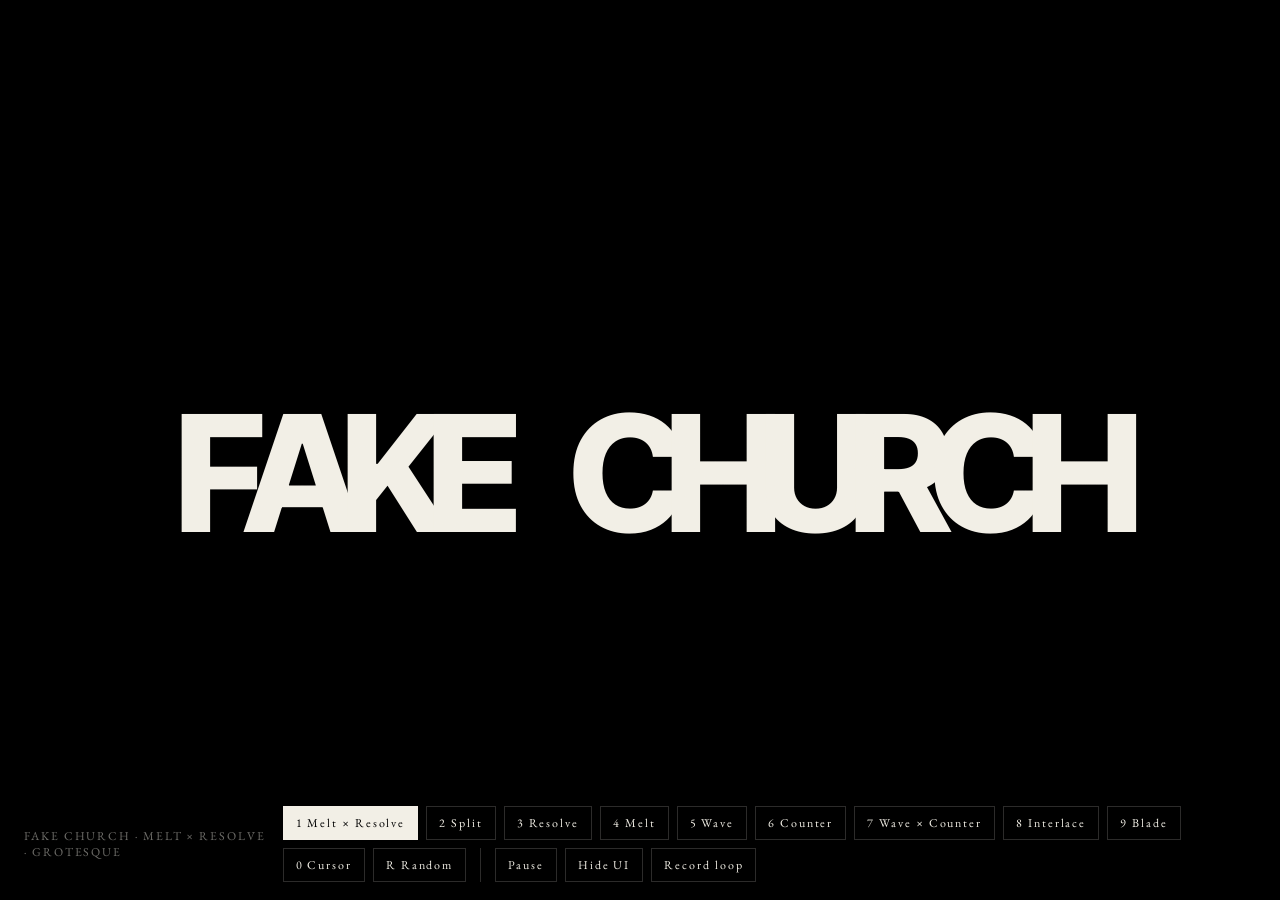
<file: LOGO-animation.html>
<!doctype html>
<html lang="en">
<head>
<meta charset="utf-8">
<meta name="viewport" content="width=device-width, initial-scale=1">
<link rel="icon" href="favicon.ico" sizes="any">
<link rel="icon" href="favicon.svg" type="image/svg+xml">
<link rel="apple-touch-icon" href="apple-touch-icon.png">
<title>Logo Motion · FAKE CHURCH</title>
<meta name="description" content="FAKE CHURCH logo motion: a grotesque wordmark turns into the blackletter mark and back, in ten studies: melt × resolve, split, resolve, melt, wave, counter, wave × counter, interlace, blade, cursor and random.">
<link rel="preconnect" href="https://fonts.googleapis.com">
<link rel="preconnect" href="https://fonts.gstatic.com" crossorigin>
<link href="https://fonts.googleapis.com/css2?family=Inter+Tight:wght@800&family=EB+Garamond:wght@500&display=swap" rel="stylesheet">
<style>
  :root { --bg: #000; --ink: #f2efe6; --dim: rgba(242,239,230,.45); --red: #c41e1e; }
  * { box-sizing: border-box; }
  html, body { margin: 0; height: 100%; background: var(--bg); color: var(--ink); overflow: hidden; }
  body { font-family: "EB Garamond", Garamond, serif; }
  canvas { position: fixed; inset: 0; width: 100%; height: 100%; display: block; }
  .grain {
    position: fixed; inset: 0; pointer-events: none; opacity: .09; mix-blend-mode: overlay;
    background: url("data:image/svg+xml;utf8,<svg xmlns='http://www.w3.org/2000/svg' width='160' height='160'><filter id='n'><feTurbulence type='fractalNoise' baseFrequency='.9' numOctaves='3' stitchTiles='stitch'/></filter><rect width='100%' height='100%' filter='url(%23n)'/></svg>");
  }
  .ui {
    position: fixed; left: 0; right: 0; bottom: 0; display: flex; justify-content: space-between; align-items: center; gap: 16px;
    padding: 18px 24px; font-size: 12px; letter-spacing: .16em; text-transform: uppercase; color: var(--dim);
  }
  .ui div { display: flex; gap: 8px; flex-wrap: wrap; }
  .ui .sep { width: 1px; background: rgba(242,239,230,.18); margin: 0 6px; }
  .ui button {
    background: none; border: 1px solid rgba(242,239,230,.18); color: var(--ink); cursor: pointer;
    font: inherit; letter-spacing: inherit; padding: 8px 12px;
  }
  .ui button:hover { border-color: var(--ink); }
  .ui button[aria-pressed="true"] { background: var(--ink); color: var(--bg); }
  .ui .rec[data-on] { border-color: var(--red); color: var(--red); }
  body.clean .ui { display: none; }
  @media (max-width: 760px) { .ui { flex-direction: column; align-items: flex-start; } }
</style>
</head>
<body>
<canvas id="c" aria-label="FAKE CHURCH logo animation: a sans-serif wordmark turns into the blackletter logo and back"></canvas>
<div class="grain" aria-hidden="true"></div>

<div class="ui">
  <span id="phase">Fake Church · Logo Motion</span>
  <div>
    <button data-mode="meltresolve" aria-pressed="true" title="Key 1">1 Melt × Resolve</button>
    <button data-mode="split" aria-pressed="false" title="Key 2">2 Split</button>
    <button data-mode="resolve" aria-pressed="false" title="Key 3">3 Resolve</button>
    <button data-mode="melt" aria-pressed="false" title="Key 4">4 Melt</button>
    <button data-mode="wave" aria-pressed="false" title="Key 5">5 Wave</button>
    <button data-mode="counter" aria-pressed="false" title="Key 6">6 Counter</button>
    <button data-mode="wavecounter" aria-pressed="false" title="Key 7">7 Wave × Counter</button>
    <button data-mode="interlace" aria-pressed="false" title="Key 8">8 Interlace</button>
    <button data-mode="blade" aria-pressed="false" title="Key 9">9 Blade</button>
    <button data-mode="cursor" aria-pressed="false" title="Key 0">0 Cursor</button>
    <button data-mode="random" aria-pressed="false" title="Key R">R Random</button>
    <span class="sep" aria-hidden="true"></span>
    <button id="pause" aria-pressed="false">Pause</button>
    <button id="clean" title="Hide this bar (press H to bring it back)">Hide UI</button>
    <button id="rec" class="rec">Record loop</button>
  </div>
</div>

<script>
(() => {
  const MODES = ["meltresolve", "split", "resolve", "melt", "wave", "counter", "wavecounter", "interlace", "blade", "cursor", "random"];
  const NAMES = {
    meltresolve: "Melt × Resolve", split: "Split", resolve: "Resolve", melt: "Melt", wave: "Wave", counter: "Counter",
    wavecounter: "Wave × Counter", interlace: "Interlace", blade: "Blade", cursor: "Cursor", random: "Random",
  };
  const STEP = 12;                                   // digital moments run at 12 fps
  const WORD = "FAKE CHURCH";
  const INK = "#f2efe6", BG = "#000";
  // where the blackletter lowercase body sits in the mark, measured from the artwork
  const BODY_TOP = .374, BODY_BASE = .781, SEAM = (BODY_TOP + BODY_BASE) / 2;
  // horizontal extent of "Fake" and "Church" in the mark, as fractions of its width
  const WORDS = [["FAKE", .03, .372], ["CHURCH", .458, .985]];
  const TRACK = -.14;                                // grotesque tracking, in em

  /* Timelines in seconds. A = grotesque, B = blackletter. */
  const SWAP = [                                     // melt, resolve, melt × resolve
    { kind: "hold", show: "A", d: 2.4 },
    { kind: "go", from: "A", to: "B", d: 1.2 },
    { kind: "hold", show: "B", d: 3.0 },
    { kind: "go", from: "B", to: "A", d: 1.2 },
  ];
  // Split: a state is `top` above the cut and `bot` below (s = cut position, .5 = the middle).
  // A move wipes downward from one state to the next, so both faces always share the mark.
  const BA = { top: "B", bot: "A", s: .5 }, AB = { top: "A", bot: "B", s: .5 };
  const SPLIT = [
    { kind: "seam", from: BA, to: BA, d: 1.5 },              // blackletter over grotesque
    { kind: "seam", from: BA, to: AB, d: .8, move: true },
    { kind: "seam", from: AB, to: AB, d: 1.5 },              // grotesque over blackletter
    { kind: "seam", from: AB, to: BA, d: .8, move: true },
  ];
  // Wave, Counter, Wave × Counter: every letter column keeps its own cut (bTop = blackletter above it).
  // A flip wipes one letter to the other state: [start, duration, dir], dir 1 = downward, -1 = upward.
  const LETTER_PLANS = {
    wave: {                                          // a ripple left to right, back right to left
      L: 6.4, init: () => true,
      flips: i => [[.9 + i * .11, .55, 1], [4.0 + (9 - i) * .09, .5, -1]],
    },
    counter: {                                       // FAKE and CHURCH always opposite, crossing together
      L: 5.6, init: i => i < 4,
      flips: i => [[1.4, .7, i < 4 ? 1 : -1], [4.2, .7, i < 4 ? -1 : 1]],
    },
    wavecounter: {                                   // opposite words; the ripples meet in the gap, then part
      L: 6.4, init: i => i < 4,
      flips: i => {
        const meet = i < 4 ? i * .16 : (9 - i) * .1, part = i < 4 ? (3 - i) * .16 : (i - 4) * .1;
        return [[1.0 + meet, .5, i < 4 ? 1 : -1], [3.9 + part, .5, i < 4 ? -1 : 1]];
      },
    },
  };
  // Interlace: [strips, blackletter on the strip above the cut, seconds]; an irregular breath
  const INTERLACE = [
    [2, true, 1.3], [4, true, .45], [8, true, .3], [16, true, .22], [8, false, .28], [4, false, .4],
    [2, false, 1.3], [4, false, .45], [8, false, .3], [16, false, .22], [8, true, .28], [4, true, .4],
  ];
  // Blade: the cut turns about the gap between the words; [hold, spin] pairs, half a turn per spin
  const BLADE = [[2.1, .85], [1.5, .7]];
  const sum = a => a.reduce((x, y) => x + y, 0);
  const timeline = m => (m === "split" ? SPLIT : SWAP);
  const loopLen = m =>
    LETTER_PLANS[m] ? LETTER_PLANS[m].L :
    m === "interlace" ? sum(INTERLACE.map(x => x[2])) :
    m === "blade" ? sum(BLADE.flat()) * 2 :
    m === "cursor" ? 8 :
    timeline(m).reduce((s, x) => s + x.d, 0);

  const params = new URLSearchParams(location.search);
  let mode = MODES.includes(params.get("mode")) ? params.get("mode") : "meltresolve";
  const FREEZE = parseFloat(params.get("t"));        // ?t=2.9 freezes the loop at that second

  const cv = document.getElementById("c"), ctx = cv.getContext("2d");
  const logo = new Image();
  logo.src = "assets/img/wordmark.webp?v=5";

  const mk = () => document.createElement("canvas");
  const offA = mk(), offB = mk(), buf = mk(), comp = mk(), small = mk();
  let W = 0, H = 0, dpr = 1, box = null, COLS = [];

  const clamp = (v, a, b) => Math.max(a, Math.min(b, v));
  const easeInOut = t => t < .5 ? 4 * t * t * t : 1 - Math.pow(-2 * t + 2, 3) / 2;
  const easeOut = t => 1 - Math.pow(1 - t, 3);
  const hash = n => { const x = Math.sin(n * 127.1 + 311.7) * 43758.5453; return x - Math.floor(x); };

  function layout() {
    dpr = Math.min(window.devicePixelRatio || 1, 2);
    W = cv.width = Math.round(innerWidth * dpr);
    H = cv.height = Math.round(innerHeight * dpr);
    const ratio = logo.naturalHeight / logo.naturalWidth || .3;
    const bw = Math.min(W * .76, 1500 * dpr), bh = bw * ratio;
    box = { x: (W - bw) / 2, y: (H - bh) / 2, w: bw, h: bh };
    for (const o of [offA, offB, buf, comp]) { o.width = W; o.height = H; }
    drawA(); drawB();
  }

  /* ---------- the two states, on one baseline ----------
     The grotesque caps fill exactly the blackletter lowercase body,
     and the tracking is set so the line runs the width of the mark. */
  function drawA() {
    const c = offA.getContext("2d");
    c.clearRect(0, 0, W, H);
    const font = sz => `800 ${sz}px "Inter Tight", "Helvetica Neue", Arial, sans-serif`;
    c.font = font(100);
    const capRatio = (c.measureText("H").actualBoundingBoxAscent || 72.7) / 100;
    const size = (BODY_BASE - BODY_TOP) * box.h / capRatio;   // caps fill the blackletter body
    c.font = font(size);
    const track = TRACK * size;                      // one tracking for both words
    c.fillStyle = INK;
    const base = box.y + BODY_BASE * box.h;
    const centres = [];
    for (const [word, a, b] of WORDS) {              // each word centred on its blackletter counterpart
      const ws = [...word].map(ch => c.measureText(ch).width);
      const total = ws.reduce((x, y) => x + y, 0) + track * (word.length - 1);
      let x = box.x + ((a + b) / 2) * box.w - total / 2;
      [...word].forEach((ch, i) => { c.fillText(ch, x, base); centres.push(x + ws[i] / 2); x += ws[i] + track; });
    }
    // one column per letter, split halfway between neighbours, the outer ones running to the edges
    COLS = centres.map((x, i) => [
      i ? Math.round((centres[i - 1] + x) / 2) : 0,
      i < centres.length - 1 ? Math.round((x + centres[i + 1]) / 2) : W,
    ]);
  }
  function drawB() {
    const c = offB.getContext("2d");
    c.clearRect(0, 0, W, H);
    c.imageSmoothingQuality = "high";
    if (logo.naturalWidth) c.drawImage(logo, box.x, box.y, box.w, box.h);
  }

  /* ---------- building blocks, drawn into any context ---------- */
  // MELT: every column of the mark runs down like wax
  function melt(t, src, amt) {
    if (amt <= 0) { t.drawImage(src, 0, 0); return; }
    const col = Math.max(2, Math.round(2 * dpr));
    const x0 = Math.floor(box.x - box.w * .02), x1 = Math.ceil(box.x + box.w * 1.02);
    const y0 = Math.floor(box.y - box.h * .1), h0 = Math.round(box.h * 1.2);
    for (let x = x0; x < x1; x += col) {
      const u = (x - box.x) / box.w;
      const wave = .5 + .25 * Math.sin(u * 9.1 + 1.3) + .2 * Math.sin(u * 23.7 + 4.1);
      const drip = hash(Math.floor(u * 140)) > .86 ? 1.6 : 1;
      t.drawImage(src, x, y0, col + 1, h0, x, y0, col + 1, Math.round(h0 + h0 * amt * .9 * wave * drip));
    }
  }
  // RESOLVE: drop to 1-bit blocks of `block` px inside a horizontal region
  function pixelate(t, src, block, ry0 = box.y - box.h * .2, ry1 = box.y + box.h * 1.6,
                    rx0 = box.x - box.h * .2, rx1 = box.x + box.w + box.h * .2) {
    if (block < 1) { t.drawImage(src, 0, 0); return; }
    const sx = rx0, sw = rx1 - rx0, sy = ry0, sh = ry1 - ry0;
    const cw = Math.max(1, Math.round(sw / block)), ch = Math.max(1, Math.round(sh / block));
    small.width = cw; small.height = ch;
    const c = small.getContext("2d");
    c.clearRect(0, 0, cw, ch);
    c.drawImage(src, sx, sy, sw, sh, 0, 0, cw, ch);
    try {
      const d = c.getImageData(0, 0, cw, ch), a = d.data;
      for (let i = 0; i < a.length; i += 4) { a[i] = 242; a[i + 1] = 239; a[i + 2] = 230; a[i + 3] = a[i + 3] > 92 ? 255 : 0; }
      c.putImageData(d, 0, 0);
    } catch (e) { /* opened from file://: keep the soft blocks */ }
    t.imageSmoothingEnabled = false;
    t.drawImage(small, 0, 0, cw, ch, sx, sy, sw, sh);
    t.imageSmoothingEnabled = true;
  }
  const LADDER = [0, 2, 4, 7, 11, 16, 22, 16, 11, 7, 4, 2, 0];   // block, in 1/100 of mark height
  const ladder = p => LADDER[clamp(Math.floor(p * LADDER.length), 0, LADDER.length - 1)] / 100 * box.h;

  /* ---------- transitions between A and B ---------- */
  function transition(from, to, local, dur) {
    const step = Math.floor(local * STEP);
    const pq = clamp(step / (dur * STEP), 0, 1);     // stepped progress
    const ps = clamp(local / dur, 0, 1);             // smooth progress
    if (mode === "resolve") {
      pixelate(ctx, pq < .5 ? from : to, ladder(pq));
    } else if (mode === "melt") {
      melt(ctx, ps < .5 ? from : to, easeOut(Math.sin(Math.PI * ps)));
    } else {
      // melt x resolve: it runs, at the deepest run it breaks into blocks and turns over
      const b = buf.getContext("2d");
      b.clearRect(0, 0, W, H);
      melt(b, ps < .5 ? from : to, easeOut(Math.sin(Math.PI * ps)) * .75);
      const mid = 1 - Math.abs(pq - .5) * 2;          // 0 at the ends, 1 in the middle
      pixelate(ctx, buf, mid > .35 ? ladder(pq) : 0);
    }
  }

  /* ---------- split: the two faces cut together, the cut wiping downward ---------- */
  function split(f, local) {
    const step = Math.floor(local * STEP);
    const top = box.y - box.h * .06, cut = box.y + SEAM * box.h, bot = box.y + box.h * 1.06;
    const seamAt = v => Math.round(v <= .5 ? top + (cut - top) * (v / .5) : cut + (bot - cut) * ((v - .5) / .5));
    const q = f.move ? easeInOut(clamp(step / (f.d * STEP), 0, 1)) : 1;
    const w = f.move ? Math.round(top + (bot - top) * q) : H;
    const kick = f.move ? Math.sin(Math.PI * q) : 0;
    const dx = Math.round(kick * box.w * .012);
    const S = { A: offA, B: offB };
    const c = comp.getContext("2d");
    const rows = (src, y0, y1, ox) => { if (y1 > y0) c.drawImage(src, 0, y0, W, y1 - y0, ox, y0, W, y1 - y0); };
    const state = (st, y0, y1, ox) => {
      const ys = seamAt(st.s);
      rows(S[st.top], y0, Math.min(y1, ys), ox);
      rows(S[st.bot], Math.max(y0, ys), y1, ox);
    };
    c.clearRect(0, 0, W, H);
    state(f.to, 0, w, -dx);
    state(f.from, w, H, dx);
    ctx.drawImage(comp, 0, 0);
    if (f.move) {                                    // travelling: the wipe breaks into coarse blocks
      const band = box.h * .16;
      ctx.fillStyle = BG; ctx.fillRect(0, w - band / 2, W, band);
      pixelate(ctx, comp, box.h * (.03 + .05 * kick), w - band / 2, w + band / 2);
      return "wiping";
    }
    return f.to.top === "B" ? "blackletter over grotesque" : "grotesque over blackletter";
  }

  /* ---------- shared cut geometry ---------- */
  const span = () => ({ top: box.y - box.h * .06, cut: Math.round(box.y + SEAM * box.h), bot: box.y + box.h * 1.06 });
  const slice = (c, src, x0, x1, y0, y1, ox = 0) => {
    if (x1 > x0 && y1 > y0) c.drawImage(src, x0, y0, x1 - x0, y1 - y0, x0 + ox, y0, x1 - x0, y1 - y0);
  };

  // Random: every letter starts the right or the wrong way up and turns over at its own moments.
  // Two or four turns each, so the 12 s loop closes on itself and can be recorded.
  LETTER_PLANS.random = (() => {
    const L = 12, plans = [];
    for (let i = 0; i < 10; i++) {
      const n = hash(i * 7.3 + 1) > .4 ? 4 : 2, slot = L / n, ev = [];
      for (let k = 0; k < n; k++) {
        const d = .4 + hash(i * 3.1 + k * 5.7) * .4;
        ev.push([k * slot + .3 + hash(i * 11.9 + k * 2.3) * (slot - d - .6), d, hash(i * 4.4 + k * 9.1) > .5 ? 1 : -1]);
      }
      plans.push({ init: hash(i * 2.9 + 3.3) > .5, ev });
    }
    return { L, init: i => plans[i].init, flips: i => plans[i].ev };
  })();

  /* ---------- wave / counter / random: a cut per letter ---------- */
  function letterState(i, t, plan) {
    let top = plan.init(i);
    for (const [s0, d, dir] of plan.flips(i)) {
      if (t < s0) break;
      if (t < s0 + d) return { from: top, to: !top, local: t - s0, d, dir };
      top = !top;
    }
    return { from: top, to: top };
  }
  function letters(plan, t) {
    const { top, cut, bot } = span();
    const c = comp.getContext("2d");
    c.clearRect(0, 0, W, H);
    const bands = [];
    COLS.forEach(([x0, x1], i) => {
      const st = letterState(i, t, plan);
      let w = H, up = st.to, lo = st.to, kick = 0;
      if (st.d) {
        const q = easeInOut(clamp(Math.floor(st.local * STEP) / (st.d * STEP), 0, 1));
        kick = Math.sin(Math.PI * q);
        if (st.dir > 0) { w = Math.round(top + (bot - top) * q); up = st.to; lo = st.from; }
        else { w = Math.round(bot - (bot - top) * q); up = st.from; lo = st.to; }
        bands.push([x0, x1, w, kick]);
      }
      const dx = Math.round(kick * box.w * .006);
      const rows = (bTop, y0, y1, ox) => {
        slice(c, bTop ? offB : offA, x0, x1, y0, Math.min(y1, cut), ox);
        slice(c, bTop ? offA : offB, x0, x1, Math.max(y0, cut), y1, ox);
      };
      rows(up, 0, w, -dx);
      rows(lo, w, H, dx);
    });
    ctx.drawImage(comp, 0, 0);
    const band = box.h * .14;
    ctx.fillStyle = BG;
    for (const [x0, x1, w, kick] of bands) {         // each travelling cut breaks into coarse blocks
      ctx.fillRect(x0, w - band / 2, x1 - x0, band);
      pixelate(ctx, comp, box.h * (.025 + .04 * kick), w - band / 2, w + band / 2, x0, x1);
    }
    return bands.length ? "turning" : "held";
  }

  /* ---------- interlace: the cut multiplies into strips ---------- */
  function interlace(t) {
    const { top, cut, bot } = span();
    let acc = 0, k = 0;
    while (k < INTERLACE.length - 1 && t >= acc + INTERLACE[k][2]) acc += INTERLACE[k++][2];
    const [n, bTop] = INTERLACE[k], local = t - acc;
    const sh = (bot - top) / n;
    const settle = clamp(1 - Math.floor(local * STEP) / 3, 0, 1);   // a short jolt on every change
    const c = comp.getContext("2d");
    c.clearRect(0, 0, W, H);
    for (let j = Math.floor(-cut / sh) - 1; j <= Math.ceil((H - cut) / sh); j++) {
      const y0 = Math.round(cut + j * sh), y1 = Math.round(cut + (j + 1) * sh);
      const odd = ((j % 2) + 2) % 2 === 1;           // j = -1 is the strip just above the cut
      const ox = Math.round((odd ? -1 : 1) * settle * box.w * .01);
      slice(c, odd === bTop ? offB : offA, 0, W, Math.max(0, y0), Math.min(H, y1), ox);
    }
    ctx.drawImage(comp, 0, 0);
    return `${n} strips`;
  }

  /* ---------- blade: a turning cut (blackletter on one side of the line) ---------- */
  function halfPlanes(cx, cy, phi, slide, flipped) {
    const L = (W + H) * 2, dX = Math.cos(phi), dY = Math.sin(phi), nX = -dY, nY = dX;
    const sideB = flipped ? 1 : -1;
    const c = comp.getContext("2d");
    c.clearRect(0, 0, W, H);
    for (const [side, src, k] of [[sideB, offB, slide], [-sideB, offA, -slide]]) {
      c.save();
      c.beginPath();
      c.moveTo(cx + dX * L, cy + dY * L);
      c.lineTo(cx - dX * L, cy - dY * L);
      c.lineTo(cx - dX * L + nX * L * side, cy - dY * L + nY * L * side);
      c.lineTo(cx + dX * L + nX * L * side, cy + dY * L + nY * L * side);
      c.closePath();
      c.clip();
      c.drawImage(src, Math.round(dX * k), Math.round(dY * k));
      c.restore();
    }
    ctx.drawImage(comp, 0, 0);
  }
  const GAP = .415;                                  // the space between FAKE and CHURCH, across the mark
  function blade(t) {
    const { cut } = span();
    const seq = [...BLADE, ...BLADE];
    let acc = 0, turns = 0;
    for (const [hold, spin] of seq) {
      if (t < acc + hold) {                          // resting: a slow, slight tilt
        const u = (t - acc) / hold;
        halfPlanes(box.x + GAP * box.w, cut, turns * Math.PI + .07 * Math.sin(u * Math.PI * 2), 0, false);
        return turns % 2 ? "grotesque over blackletter" : "blackletter over grotesque";
      }
      acc += hold;
      if (t < acc + spin) {
        const q = easeInOut((t - acc) / spin);
        halfPlanes(box.x + GAP * box.w, cut, (turns + q) * Math.PI, Math.sin(Math.PI * q) * box.w * .02, false);
        return "turning";
      }
      acc += spin; turns++;
    }
    halfPlanes(box.x + GAP * box.w, cut, 0, 0, false);
    return "blackletter over grotesque";
  }

  /* ---------- cursor: the cut follows the pointer; click swaps the faces ---------- */
  const pointer = { x: .5, y: .5, at: -1e9 }, cur = { y: null, a: 0 };
  let swapped = false, swapAt = -1e9;
  addEventListener("pointermove", e => { pointer.x = e.clientX / innerWidth; pointer.y = e.clientY / innerHeight; pointer.at = performance.now(); });
  cv.addEventListener("pointerdown", () => { if (mode === "cursor") { swapped = !swapped; swapAt = performance.now(); } });
  function cursor(now) {
    const { top, cut, bot } = span();
    const idle = now - pointer.at > 2200;
    const ty = idle ? cut + Math.sin(now / 1400) * box.h * .16 : top + clamp(pointer.y, 0, 1) * (bot - top);
    const ta = idle ? Math.sin(now / 2300) * .12 : (pointer.x - .5) * .7;
    if (cur.y === null) cur.y = cut;
    cur.y += (ty - cur.y) * .12;
    cur.a += (ta - cur.a) * .12;
    const jolt = clamp(1 - (now - swapAt) / 260, 0, 1);
    halfPlanes(box.x + GAP * box.w, cur.y, cur.a, Math.sin(Math.PI * jolt) * box.w * .02, swapped);
    return idle ? "idle · move the pointer, click to swap" : "following · click to swap";
  }

  /* ---------- clock ---------- */
  let start = performance.now(), paused = false, pausedAt = 0, lastLabel = "";
  const label = document.getElementById("phase");

  function frame(now) {
    const t = Number.isFinite(FREEZE) ? FREEZE : ((paused ? pausedAt : now) - start) / 1000;
    const L = loopLen(mode), lt = ((t % L) + L) % L;
    ctx.fillStyle = BG; ctx.fillRect(0, 0, W, H);

    let phase;
    if (LETTER_PLANS[mode]) phase = letters(LETTER_PLANS[mode], lt);
    else if (mode === "interlace") phase = interlace(lt);
    else if (mode === "blade") phase = blade(lt);
    else if (mode === "cursor") phase = cursor(now);
    if (phase) {
      const text = `Fake Church · ${NAMES[mode]} · ${phase}`;
      if (text !== lastLabel) { label.textContent = text; lastLabel = text; }
      requestAnimationFrame(frame);
      return;
    }
    let acc = 0, seg = timeline(mode)[0], local = 0;
    for (const f of timeline(mode)) { if (lt < acc + f.d) { seg = f; local = lt - acc; break; } acc += f.d; }
    const S = { A: offA, B: offB };
    if (seg.kind === "hold") { ctx.drawImage(S[seg.show], 0, 0); phase = seg.show === "A" ? "grotesque" : "blackletter"; }
    else if (seg.kind === "go") { transition(S[seg.from], S[seg.to], local, seg.d); phase = seg.to === "B" ? "→ blackletter" : "→ grotesque"; }
    else phase = split(seg, local);

    const text = `Fake Church · ${NAMES[mode]} · ${phase}`;
    if (text !== lastLabel) { label.textContent = text; lastLabel = text; }
    requestAnimationFrame(frame);
  }

  /* ---------- controls ---------- */
  const modeBtns = [...document.querySelectorAll("[data-mode]")];
  function setMode(m) {
    mode = m;
    modeBtns.forEach(b => b.setAttribute("aria-pressed", b.dataset.mode === m));
    const u = new URL(location); u.searchParams.set("mode", m); history.replaceState(null, "", u);
  }
  modeBtns.forEach(b => b.addEventListener("click", () => setMode(b.dataset.mode)));
  setMode(mode);

  const pauseBtn = document.getElementById("pause");
  pauseBtn.addEventListener("click", () => {
    paused = !paused;
    if (paused) pausedAt = performance.now(); else start += performance.now() - pausedAt;
    pauseBtn.setAttribute("aria-pressed", paused);
    pauseBtn.textContent = paused ? "Play" : "Pause";
  });
  document.getElementById("clean").addEventListener("click", () => document.body.classList.add("clean"));
  addEventListener("keydown", e => {
    const i = "1234567890".indexOf(e.key);
    if (i >= 0) setMode(MODES[i]);
    if (e.key === "r" || e.key === "R") setMode("random");
    if (e.key === "h" || e.key === "H") document.body.classList.toggle("clean");
    if (e.key === " ") { e.preventDefault(); pauseBtn.click(); }
  });

  // record exactly one loop of the current mode, from the top, as WebM
  const recBtn = document.getElementById("rec");
  recBtn.addEventListener("click", () => {
    if (!window.MediaRecorder || !cv.captureStream) { recBtn.textContent = "Not supported"; return; }
    const stream = cv.captureStream(60);
    const type = MediaRecorder.isTypeSupported("video/webm;codecs=vp9") ? "video/webm;codecs=vp9" : "video/webm";
    const rec = new MediaRecorder(stream, { mimeType: type, videoBitsPerSecond: 16e6 });
    const chunks = [];
    rec.ondataavailable = e => e.data.size && chunks.push(e.data);
    rec.onstop = () => {
      const a = document.createElement("a");
      a.href = URL.createObjectURL(new Blob(chunks, { type: "video/webm" }));
      a.download = `fake-church-logo-${mode}.webm`;
      a.click();
      recBtn.textContent = "Record loop"; delete recBtn.dataset.on;
    };
    if (paused) pauseBtn.click();
    start = performance.now();
    rec.start();
    recBtn.textContent = "Recording…"; recBtn.dataset.on = "";
    setTimeout(() => rec.stop(), loopLen(mode) * 1000 + 60);
  });

  /* ---------- go ---------- */
  addEventListener("resize", layout);
  Promise.all([
    new Promise(res => logo.complete && logo.naturalWidth ? res() : (logo.onload = res, logo.onerror = res)),
    document.fonts ? document.fonts.load('800 100px "Inter Tight"').catch(() => {}) : null,
  ]).then(() => { layout(); requestAnimationFrame(frame); });
})();
</script>
</body>
</html>
</file>
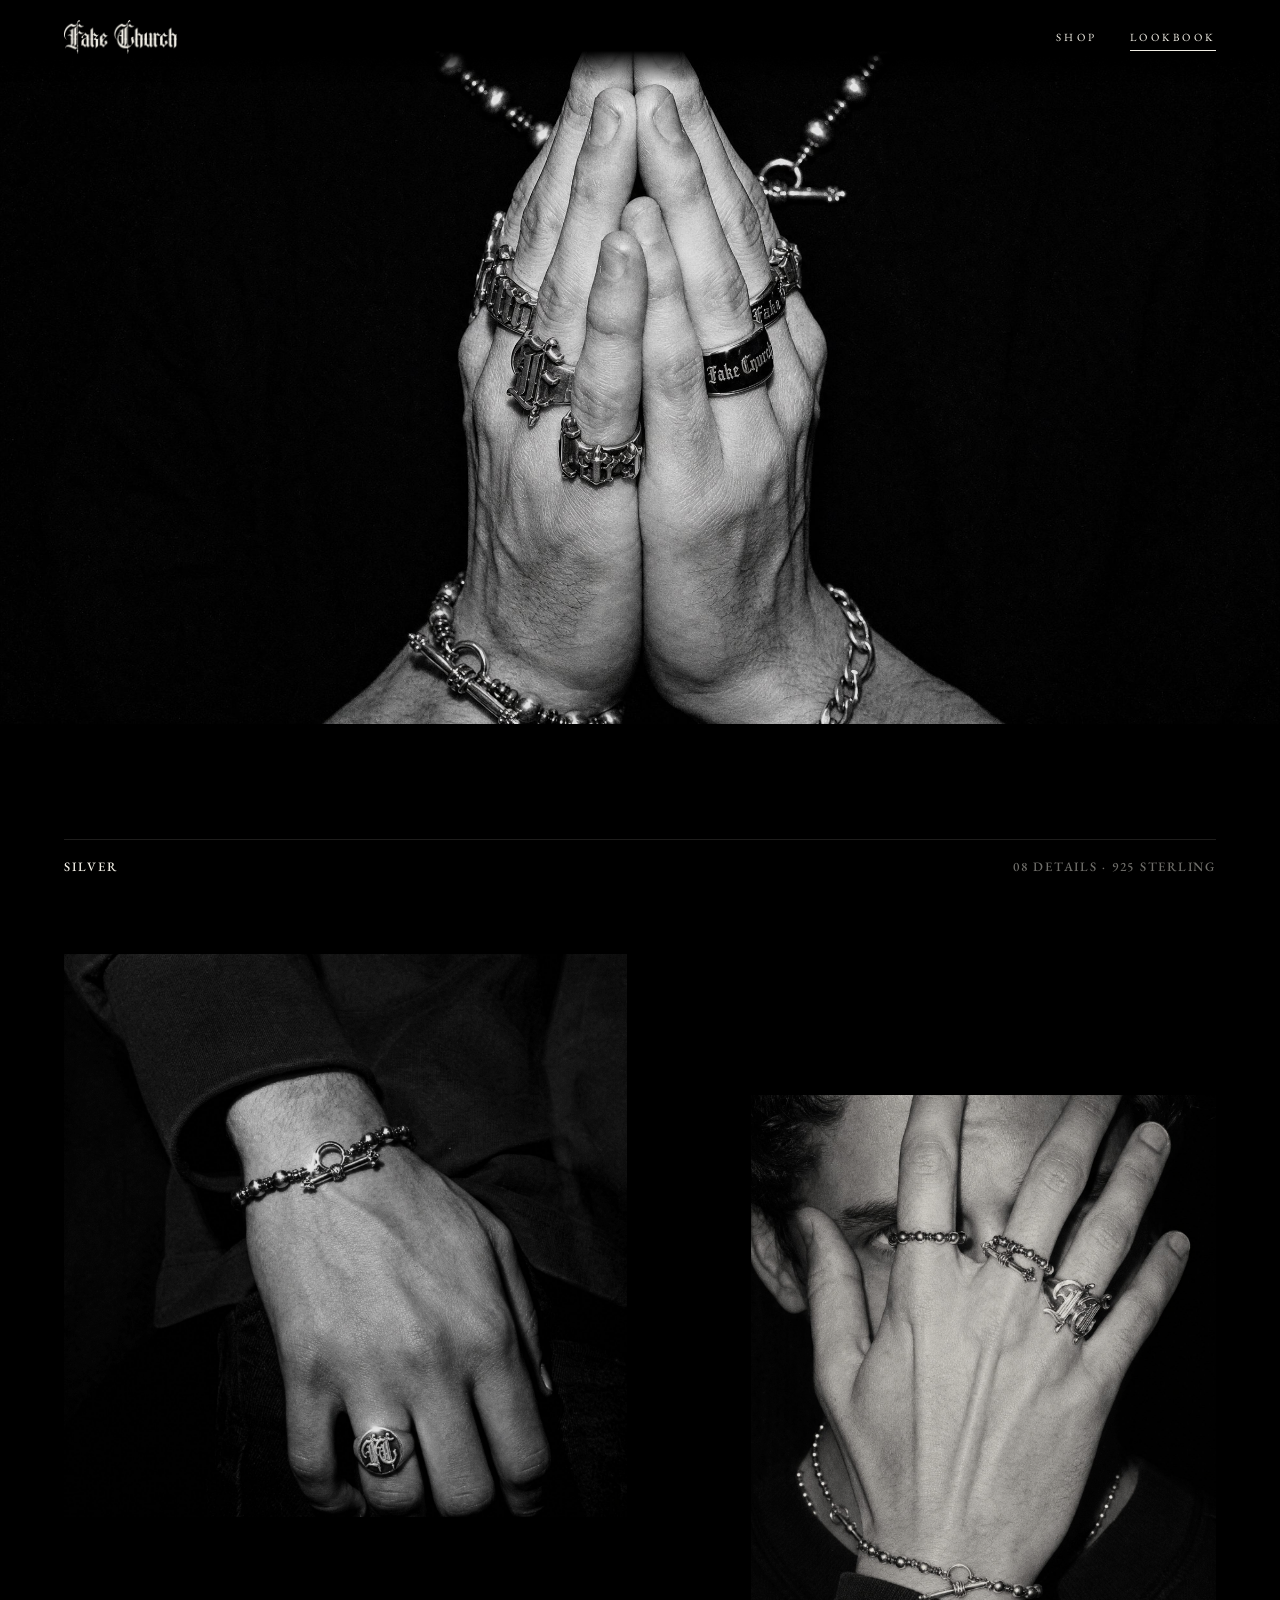
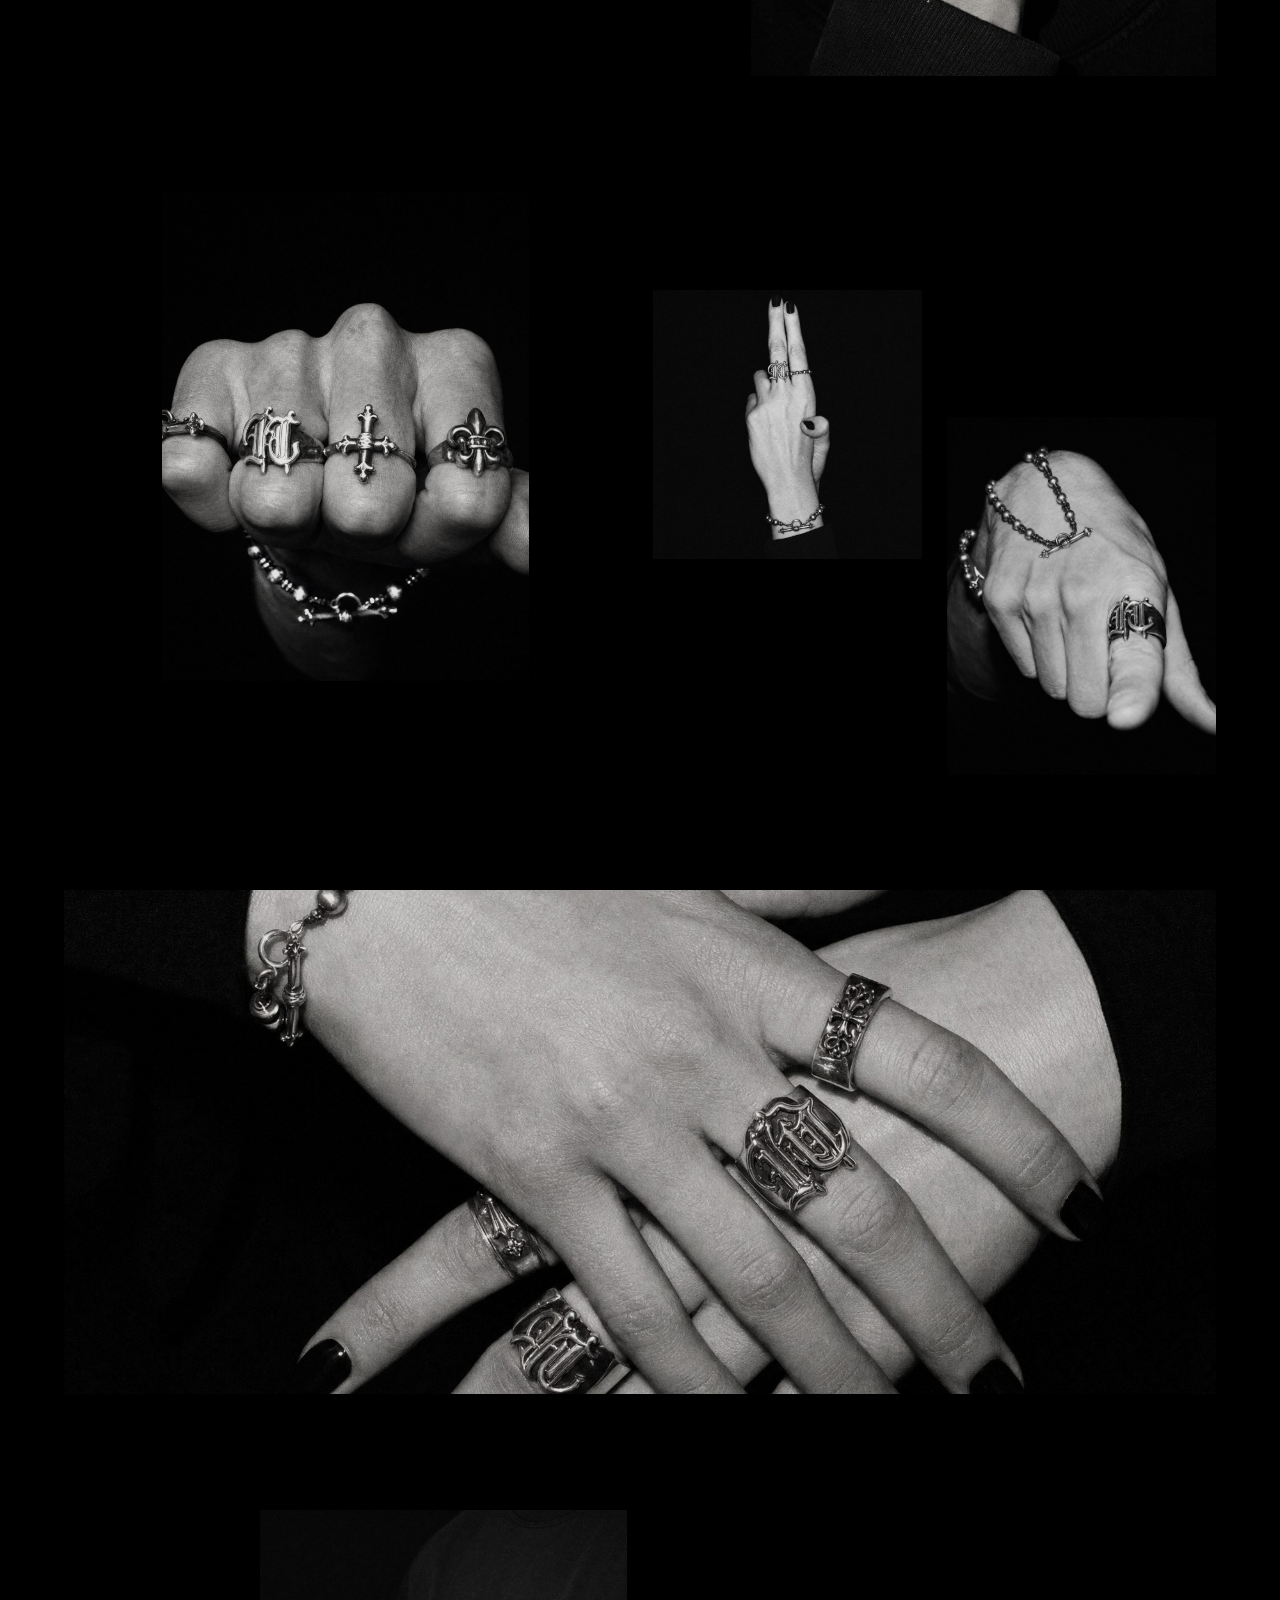
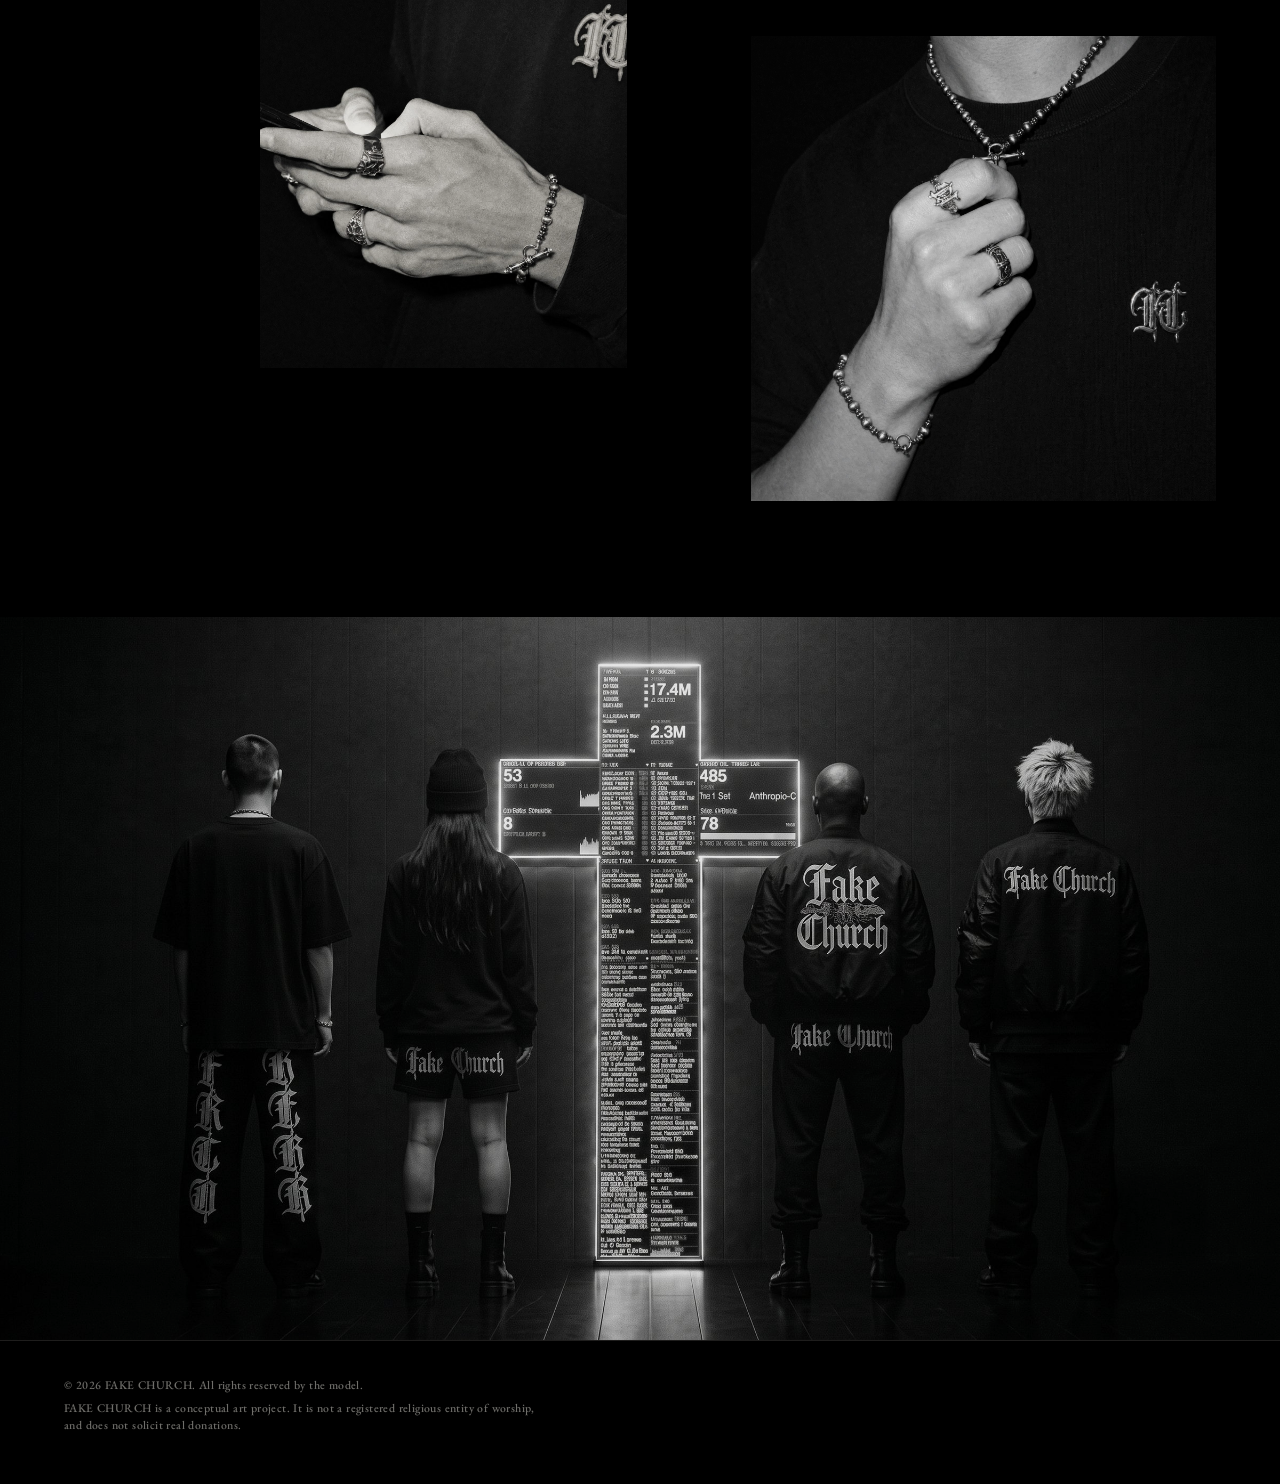
<file: lookbook.html>
<!doctype html>
<html lang="en">
<head>
<meta charset="utf-8">
<meta name="viewport" content="width=device-width, initial-scale=1">
<link rel="icon" href="favicon.ico" sizes="any">
<link rel="icon" href="favicon.svg" type="image/svg+xml">
<link rel="apple-touch-icon" href="apple-touch-icon.png">
<title>Lookbook · FAKE CHURCH</title>
<meta name="description" content="FAKE CHURCH lookbook: silver, worn in the dark.">
<link rel="preconnect" href="https://fonts.googleapis.com">
<link rel="preconnect" href="https://fonts.gstatic.com" crossorigin>
<link href="https://fonts.googleapis.com/css2?family=Black+Ops+One&family=EB+Garamond:ital,wght@0,400..800;1,400..800&family=UnifrakturMaguntia&display=swap" rel="stylesheet">
<link rel="stylesheet" href="styles.css?v=32">
<link rel="stylesheet" href="lookbook.css?v=7">
</head>
<body class="chic">

<svg width="0" height="0" style="position:absolute" aria-hidden="true">
  <defs>
    <linearGradient id="chrome" x1="0" y1="0" x2="1" y2="1">
      <stop offset="0" stop-color="#d8d8d8"/>
      <stop offset=".5" stop-color="#7c7c7c"/>
      <stop offset="1" stop-color="#d8d8d8"/>
    </linearGradient>
    <symbol id="halo" viewBox="0 0 100 100">
      <g fill="none" stroke="url(#chrome)" stroke-width="6" stroke-linecap="butt">
        <circle cx="50" cy="50" r="40" pathLength="360" stroke-dasharray="34 11"/>
      </g>
      <circle cx="50" cy="50" r="30" fill="none" stroke="url(#chrome)" stroke-width=".6" opacity=".6"/>
    </symbol>
  </defs>
</svg>

<header class="masthead">
  <button class="mark" id="menuToggle" aria-expanded="false" aria-controls="menu">
    <img class="mark-logo" src="assets/img/wordmark-sm.webp?v=4" alt="Fake Church" width="480" height="144">
  </button>
  <nav class="top-nav"><a href="shop.html">Shop</a><a href="lookbook.html" aria-current="page">Lookbook</a></nav>
</header>

<nav class="menu" id="menu" aria-hidden="true">
  <div class="menu-doors"><span></span><span></span></div>
  <div class="menu-inner">
    <p class="mono menu-kicker">Index</p>
    <ol class="menu-list">
      <li><a href="index.html"><span class="mono">00</span><span class="bl">Home</span></a></li>
      <li><a href="index.html#altar"><span class="mono">01</span><span class="bl">The Altar</span></a></li>
      <li><a href="index.html#doctrine"><span class="mono">02</span><span class="bl">Doctrine</span></a></li>
      <li><a href="index.html#scripture"><span class="mono">03</span><span class="bl">Scripture</span></a></li>
      <li><a href="index.html#join"><span class="mono">04</span><span class="bl">Join</span></a></li>
      <li><a href="index.html#charter"><span class="mono">05</span><span class="bl">Charter</span></a></li>
      <li><a href="shop.html"><span class="mono">06</span><span class="bl">Shop</span></a></li>
      <li><a href="lookbook.html" class="current"><span class="mono">07</span><span class="bl">Lookbook</span></a></li>
    </ol>
    <p class="mono menu-foot">Esc to close</p>
  </div>
</nav>

<main class="lookbook">
  <h1 class="visually-hidden">Lookbook</h1>

  <section class="lb-grid" id="lookGrid"></section>
</main>

<footer class="site-foot">
  <p class="mono">© 2026 FAKE CHURCH. All rights reserved by the model.</p>
  <p class="mono disclaimer">FAKE CHURCH is a conceptual art project. It is not a registered religious entity of worship, and does not solicit real donations.</p>
</footer>

<!-- full-screen view -->
<div class="lb-view" id="lookView" hidden role="dialog" aria-modal="true" aria-labelledby="viewTitle">
  <figure class="lb-view-img"><img id="viewImg" alt=""></figure>
  <aside class="lb-view-info">
    <p class="mono kicker" id="viewKicker"></p>
    <h2 class="bl" id="viewTitle"></h2>
    <ul class="lb-items" id="viewItems"></ul>
    <div class="lb-view-nav mono">
      <button id="viewPrev" aria-label="Previous">← Prev</button>
      <span id="viewCount"></span>
      <button id="viewNext" aria-label="Next">Next →</button>
    </div>
  </aside>
  <button class="lb-view-close mono" id="viewClose" aria-label="Close">Close ✕</button>
</div>

<div class="cursor-halo" aria-hidden="true"><svg><use href="#halo"/></svg></div>
<div class="grain" aria-hidden="true"></div>

<script src="shop-data.js?v=7"></script>
<script src="looks-data.js?v=6"></script>
<script src="lookbook.js?v=5"></script>
</body>
</html>
</file>
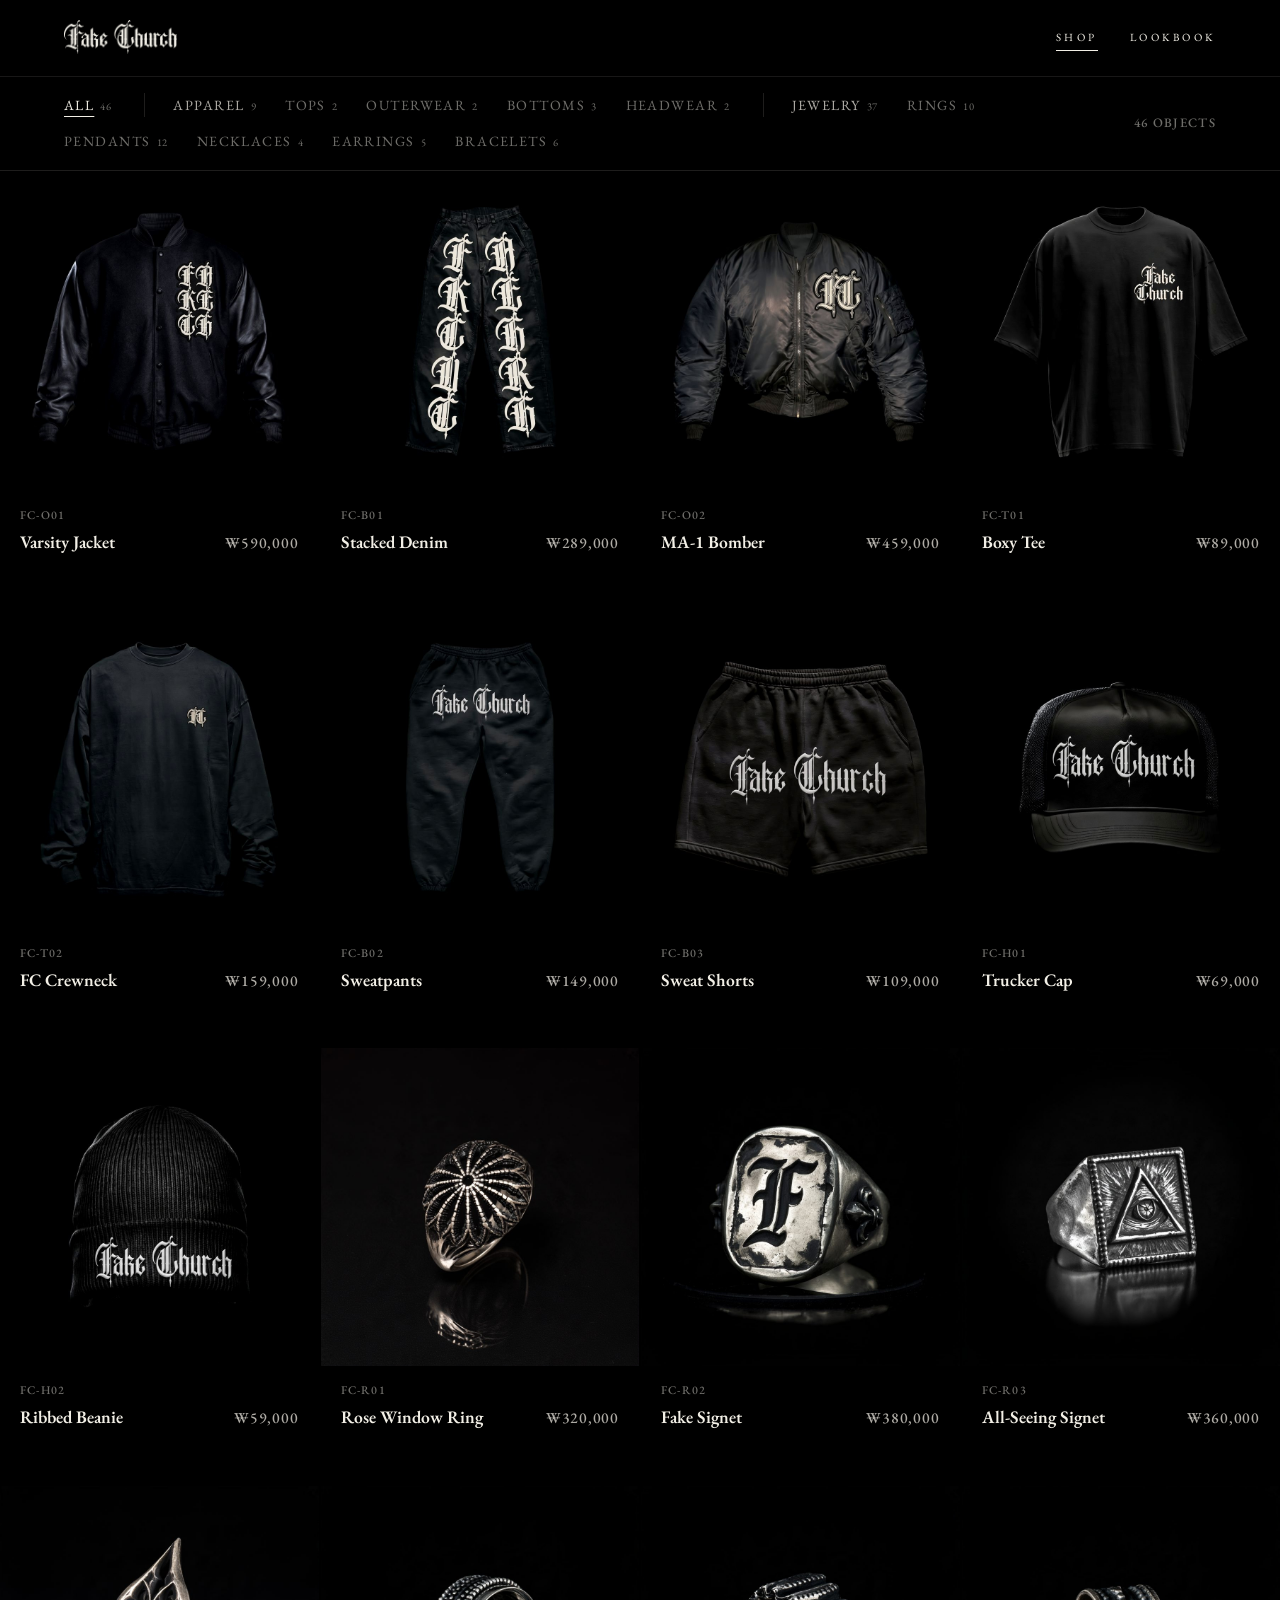
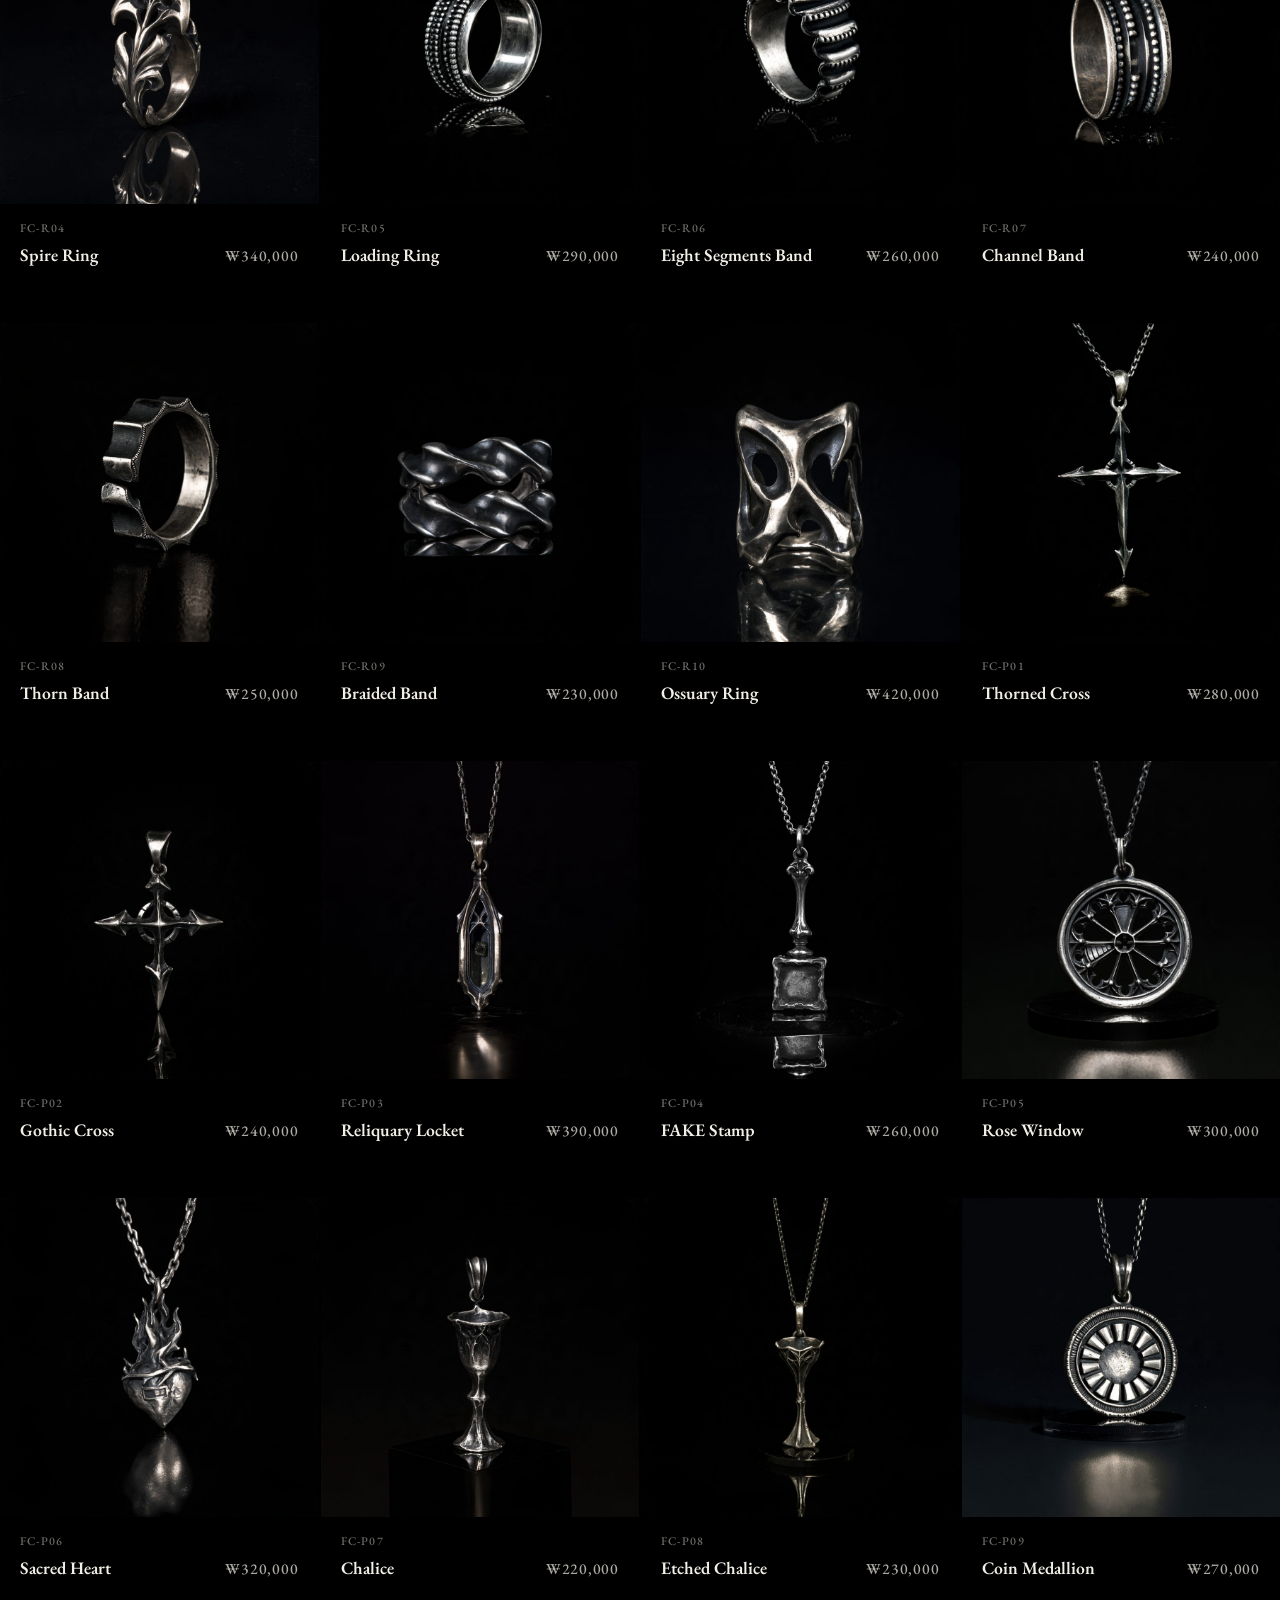
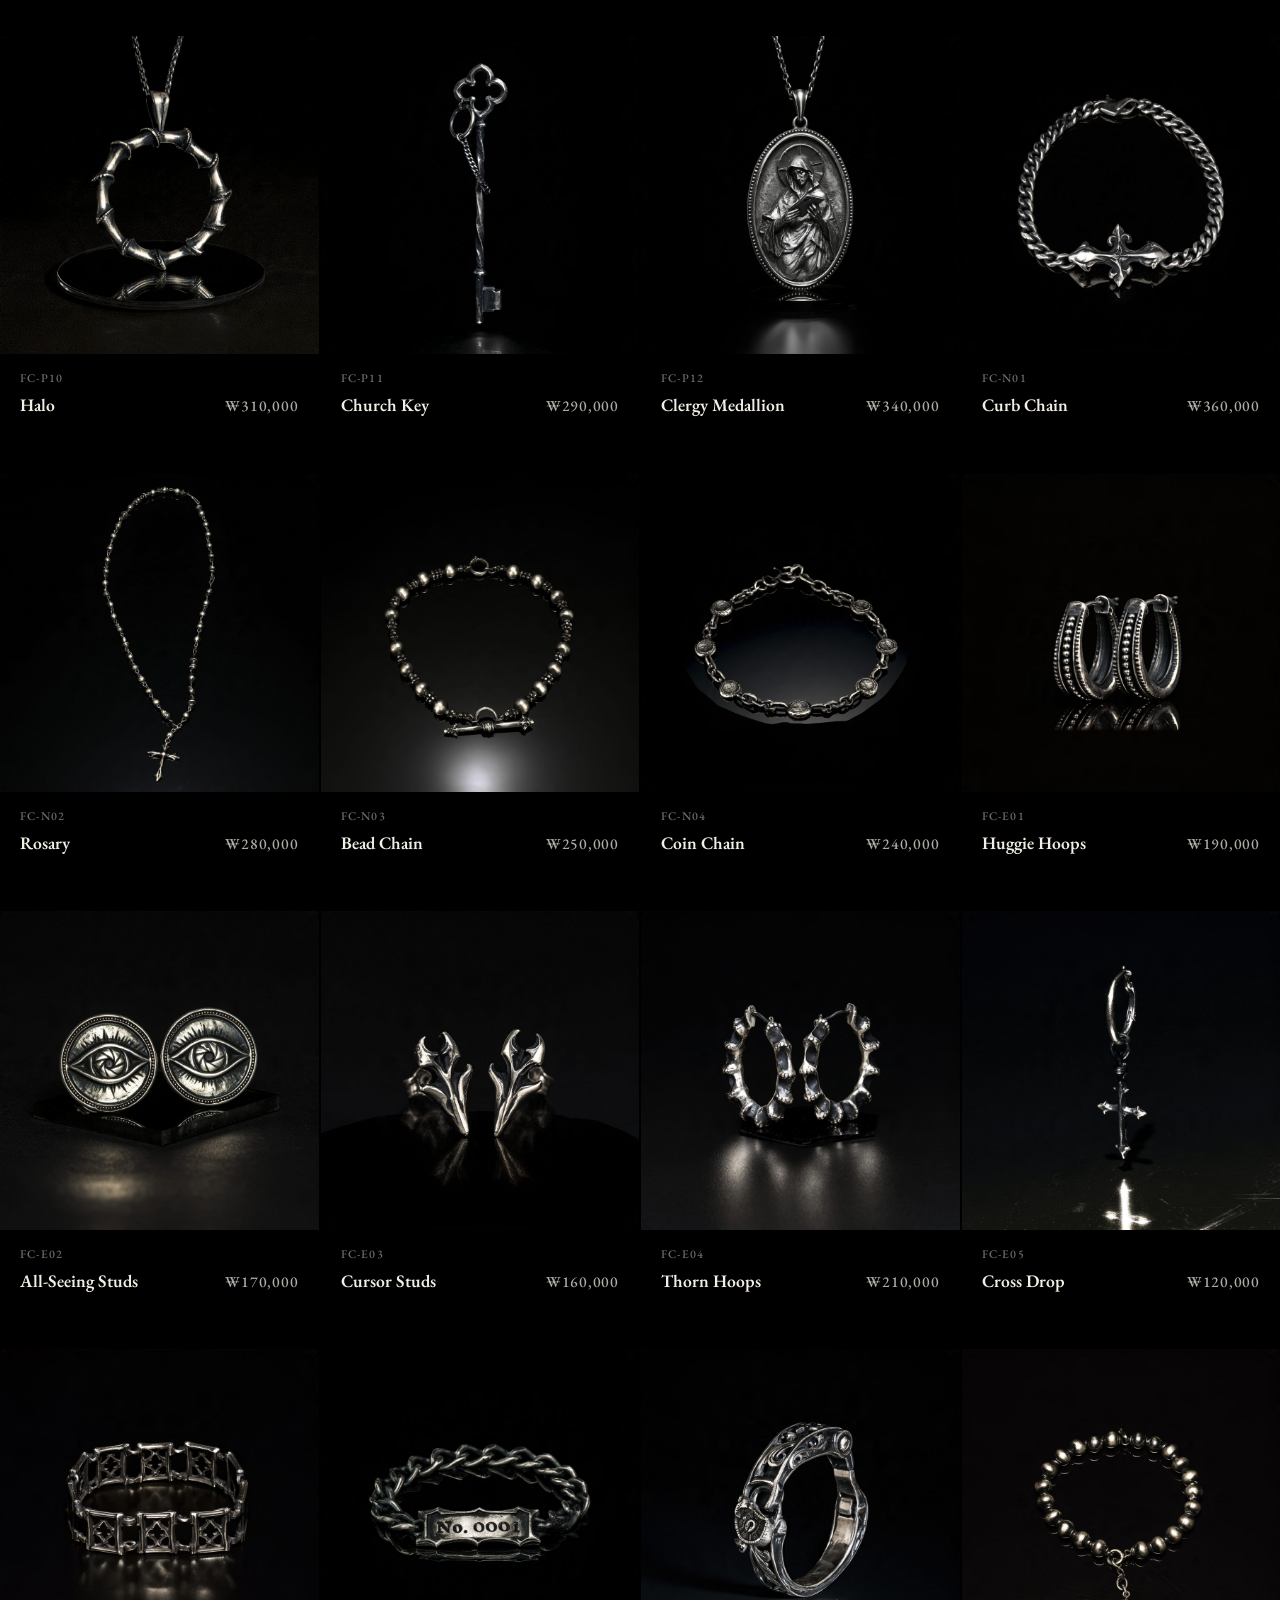
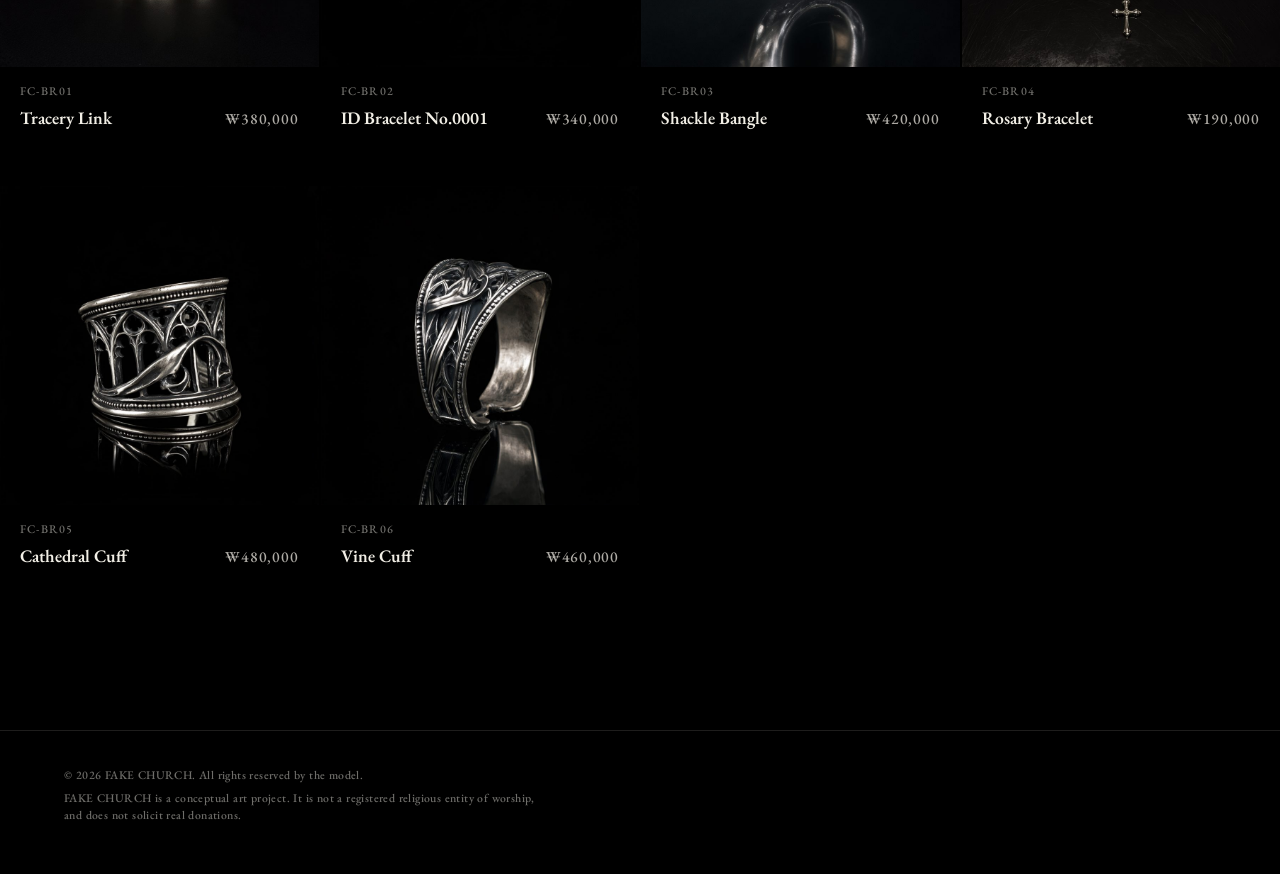
<file: shop.html>
<!doctype html>
<html lang="en">
<head>
<meta charset="utf-8">
<meta name="viewport" content="width=device-width, initial-scale=1">
<link rel="icon" href="favicon.ico" sizes="any">
<link rel="icon" href="favicon.svg" type="image/svg+xml">
<link rel="apple-touch-icon" href="apple-touch-icon.png">
<title>Shop · FAKE CHURCH</title>
<meta name="description" content="FAKE CHURCH shop: apparel and devotional objects in 925 sterling silver.">
<link rel="preconnect" href="https://fonts.googleapis.com">
<link rel="preconnect" href="https://fonts.gstatic.com" crossorigin>
<link href="https://fonts.googleapis.com/css2?family=Black+Ops+One&family=EB+Garamond:ital,wght@0,400..800;1,400..800&family=UnifrakturMaguntia&display=swap" rel="stylesheet">
<link rel="stylesheet" href="styles.css?v=32">
<link rel="stylesheet" href="shop.css?v=9">
</head>
<body class="shop-page chic">

<svg width="0" height="0" style="position:absolute" aria-hidden="true">
  <defs>
    <linearGradient id="chrome" x1="0" y1="0" x2="1" y2="1">
      <stop offset="0" stop-color="#d8d8d8"/>
      <stop offset=".5" stop-color="#7c7c7c"/>
      <stop offset="1" stop-color="#d8d8d8"/>
    </linearGradient>
    <symbol id="halo" viewBox="0 0 100 100">
      <g fill="none" stroke="url(#chrome)" stroke-width="6" stroke-linecap="butt">
        <circle cx="50" cy="50" r="40" pathLength="360" stroke-dasharray="34 11"/>
      </g>
      <circle cx="50" cy="50" r="30" fill="none" stroke="url(#chrome)" stroke-width=".6" opacity=".6"/>
    </symbol>
  </defs>
</svg>

<header class="masthead">
  <button class="mark" id="menuToggle" aria-expanded="false" aria-controls="menu">
    <img class="mark-logo" src="assets/img/wordmark-sm.webp?v=4" alt="Fake Church" width="480" height="144">
  </button>
  <nav class="top-nav"><a href="shop.html" aria-current="page">Shop</a><a href="lookbook.html">Lookbook</a></nav>
</header>

<nav class="menu" id="menu" aria-hidden="true">
  <div class="menu-doors"><span></span><span></span></div>
  <div class="menu-inner">
    <p class="mono menu-kicker">Index</p>
    <ol class="menu-list">
      <li><a href="index.html"><span class="mono">00</span><span class="bl">Home</span></a></li>
      <li><a href="index.html#altar"><span class="mono">01</span><span class="bl">The Altar</span></a></li>
      <li><a href="index.html#doctrine"><span class="mono">02</span><span class="bl">Doctrine</span></a></li>
      <li><a href="index.html#scripture"><span class="mono">03</span><span class="bl">Scripture</span></a></li>
      <li><a href="index.html#join"><span class="mono">04</span><span class="bl">Join</span></a></li>
      <li><a href="index.html#charter"><span class="mono">05</span><span class="bl">Charter</span></a></li>
      <li><a href="shop.html" class="current"><span class="mono">06</span><span class="bl">Shop</span></a></li>
      <li><a href="lookbook.html"><span class="mono">07</span><span class="bl">Lookbook</span></a></li>
    </ol>
    <p class="mono menu-foot">Esc to close</p>
  </div>
</nav>

<main class="shop">
  <h1 class="visually-hidden">Shop</h1>

  <div class="shop-bar" id="shop">
    <nav class="filters" id="filters" aria-label="Categories"></nav>
    <p class="mono shop-count" id="shopCount"></p>
  </div>

  <section class="grid" id="grid" aria-live="polite"></section>
</main>

<footer class="site-foot">
  <p class="mono">© 2026 FAKE CHURCH. All rights reserved by the model.</p>
  <p class="mono disclaimer">FAKE CHURCH is a conceptual art project. It is not a registered religious entity of worship, and does not solicit real donations.</p>
</footer>

<!-- product detail -->
<div class="sheet" id="sheet" hidden>
  <div class="sheet-backdrop" data-close></div>
  <article class="sheet-panel" role="dialog" aria-modal="true" aria-labelledby="sheetName">
    <button class="sheet-close mono" data-close aria-label="Close">Close ✕</button>
    <div class="sheet-gallery">
      <div class="sheet-main"><img id="sheetImg" alt=""></div>
      <div class="sheet-thumbs" id="sheetThumbs"></div>
    </div>
    <div class="sheet-info">
      <p class="mono sheet-cat" id="sheetCat"></p>
      <h2 id="sheetName"></h2>
      <p class="sheet-price mono" id="sheetPrice"></p>
      <p class="sheet-desc" id="sheetDesc"></p>
      <div class="sheet-size" id="sheetSize" hidden>
        <p class="field-label" id="sizeLabel">Size</p>
        <div class="sizes" id="sizes"></div>
      </div>
      <dl class="sheet-spec" id="sheetSpec"></dl>
      <button class="btn-red sheet-buy" disabled><span>Coming Soon</span><span class="mono">Not yet available</span></button>
    </div>
  </article>
</div>

<div class="cursor-halo" aria-hidden="true"><svg><use href="#halo"/></svg></div>
<div class="grain" aria-hidden="true"></div>

<script src="shop-data.js?v=7"></script>
<script src="shop.js?v=4"></script>
</body>
</html>
</file>
<file: styles.css>
@font-face {
  font-family: "Brotheric";
  src: url("assets/fonts/brotheric-regular.otf") format("opentype");
  font-display: swap;
}

:root {
  --bg-deep: #000;
  --ink: #f2efe6;
  --ink-2: rgba(242, 239, 230, 0.72);
  --ink-dim: rgba(242, 239, 230, 0.46);
  --chrome-1: #d8d8d8;
  --chrome-2: #7c7c7c;
  --stamp-red: #c41e1e;
  --line: rgba(242, 239, 230, 0.12);
  --paper: #e9e1cc;
  --paper-ink: #26221d;

  --chrome: linear-gradient(135deg, var(--chrome-1), var(--chrome-2) 50%, var(--chrome-1));
  --f-black: "Brotheric", "UnifrakturMaguntia", serif;
  --f-text: "EB Garamond", Garamond, "Times New Roman", serif;
  --f-sans: var(--f-text);
  --f-mono: var(--f-text);
  --f-serif-en: var(--f-text);
  --f-myeongjo: var(--f-text);
  --ease: cubic-bezier(0.22, 0.61, 0.36, 1);
  --gutter: clamp(20px, 5vw, 72px);
}

* { box-sizing: border-box; }
html { scroll-behavior: smooth; -webkit-text-size-adjust: 100%; }
body {
  margin: 0;
  background: var(--bg-deep);
  color: var(--ink);
  font-family: var(--f-sans);
  font-size: 15px;
  font-weight: 400;
  line-height: 1.7;
  letter-spacing: 0;
  -webkit-font-smoothing: antialiased;
  -moz-osx-font-smoothing: grayscale;
  word-break: keep-all; overflow-wrap: break-word;
  overflow-x: hidden;
  font-feature-settings: "ss06";
}
a { color: inherit; }
img, video, svg { display: block; }
::selection { background: var(--stamp-red); color: var(--ink); }

/* one Garamond everywhere; it runs small, so bring its x-height up to interface size.
   Blackletter and the stamp keep their own metrics. */
body { font-size-adjust: 0.47; }
.bl, .logo-church, .mark-word, .top-nav a, .stamp, .ten b, .sig, .finale .bl, .t-spec.bl, .t-spec.stampf { font-size-adjust: none; }
.mono { font-family: var(--f-mono); font-weight: 500; letter-spacing: 0.06em; font-variant-numeric: lining-nums tabular-nums; }
.bl { font-family: var(--f-black); font-weight: 400; letter-spacing: 0; }
.kicker {
  font-family: var(--f-mono); font-size: 11px; letter-spacing: .14em; text-transform: uppercase;
  color: var(--ink-dim); margin: 0 0 20px;
}
.bl.xl, .logo-church {
  background: var(--chrome);
  -webkit-background-clip: text; background-clip: text;
  color: transparent;
}

.visually-hidden { position: absolute; width: 1px; height: 1px; overflow: hidden; clip: rect(0 0 0 0); white-space: nowrap; }

/* ---------- grain + scanlines ---------- */
.grain {
  pointer-events: none; position: fixed; inset: 0; z-index: 90; opacity: .07;
  background-image:
    repeating-linear-gradient(0deg, rgba(255,255,255,.08) 0 1px, transparent 1px 3px),
    url("data:image/svg+xml;utf8,<svg xmlns='http://www.w3.org/2000/svg' width='160' height='160'><filter id='n'><feTurbulence type='fractalNoise' baseFrequency='.85' numOctaves='3' stitchTiles='stitch'/></filter><rect width='100%' height='100%' filter='url(%23n)'/></svg>");
  mix-blend-mode: overlay;
}

/* ---------- masthead ---------- */
.masthead {
  position: fixed; top: 0; left: 0; right: 0; z-index: 60;
  display: flex; justify-content: space-between; align-items: center;
  padding: 20px var(--gutter) 28px;
  pointer-events: none;
}
/* a black fade so text scrolling underneath never meets the nav; off while the big mark is in view */
.masthead::before {
  content: ""; position: absolute; inset: 0; z-index: -1;
  background: linear-gradient(to bottom, #000 0, #000 62%, rgba(0,0,0,0));
  transition: opacity .6s var(--ease);
}
html.hero-top .masthead::before { opacity: 0; }
.masthead > * { pointer-events: auto; }
.top-nav { display: flex; gap: 28px; }
.top-nav a {
  font-family: var(--f-black); font-size: 24px; line-height: 1; letter-spacing: 0;
  color: var(--ink); text-decoration: none; padding: 4px 0 6px; position: relative;
}
.top-nav a::after { content: ""; position: absolute; left: 0; right: 0; bottom: 0; height: 1px; background: currentColor; transform: scaleX(0); transform-origin: right; transition: transform .5s var(--ease); }
.top-nav a:hover::after, .top-nav a[aria-current="page"]::after { transform: scaleX(1); transform-origin: left; }
.mark { background: none; border: 0; color: var(--ink); cursor: pointer; display: flex; align-items: center; gap: 12px; padding: 0; }
.mark-halo { width: 28px; height: 28px; animation: spin 6s linear infinite; }
.mark-word { font-family: var(--f-black); font-size: 24px; line-height: 1; }
.mark-logo { display: block; height: 34px; width: auto; }

@keyframes spin { to { transform: rotate(360deg); } }

@media (max-width: 520px) {
  .mark-halo { width: 22px; height: 22px; }
  .mark-word { font-size: 19px; }
  .mark-logo { height: 26px; }
  .top-nav { gap: 16px; }
  .top-nav a { font-size: 19px; }
}

/* ---------- overlay menu (doors) ---------- */
.menu { position: fixed; inset: 0; z-index: 55; visibility: hidden; transition: visibility 0s 1s; }
.menu.open { visibility: visible; transition: visibility 0s; }
.menu-doors { position: absolute; inset: 0; display: flex; }
.menu-doors span { flex: 1; background: #070707; transition: transform 1s var(--ease); }
.menu-doors span:first-child { transform: translateX(-100%); border-right: 1px solid var(--line); }
.menu-doors span:last-child { transform: translateX(100%); }
.menu.open .menu-doors span { transform: none; }
.menu-inner {
  position: relative; height: 100%; overflow-y: auto;
  display: flex; flex-direction: column; justify-content: center;
  padding: 90px var(--gutter) 40px;
  opacity: 0; transition: opacity .5s;
}
.menu.open .menu-inner { opacity: 1; transition: opacity .8s .5s; }
.menu-kicker, .menu-foot { font-size: 11px; letter-spacing: .14em; text-transform: uppercase; color: var(--ink-dim); }
.menu-list { list-style: none; padding: 0; margin: 12px 0 32px; }
.menu-list a {
  display: grid; grid-template-columns: 44px 1fr auto; align-items: baseline; gap: 16px;
  text-decoration: none; padding: 4px 0; border-bottom: 1px solid var(--line);
}
.menu-list .mono { font-size: 11px; color: var(--ink-dim); }
.menu-list .bl { font-size: clamp(34px, 6.2vw, 70px); line-height: 1.15; transition: letter-spacing .6s var(--ease); }
.menu-list em { font-style: normal; font-size: 13px; font-weight: 500; color: var(--ink-dim); }
.menu-list a:hover .bl, .menu-list a.current .bl { color: transparent; background: var(--chrome); -webkit-background-clip: text; background-clip: text; letter-spacing: .03em; }
.menu-list a.current em { color: var(--ink); }
.menu-list a.current em::before { content: ""; display: inline-block; width: 6px; height: 6px; border-radius: 50%; background: var(--stamp-red); margin-right: 8px; vertical-align: 2px; }

/* ---------- chapters ---------- */
.chapter { position: relative; }
@keyframes pageIn { from { opacity: 0; } to { opacity: 1; } }

.reveal { opacity: 0; transform: translateY(24px); transition: opacity 1.1s var(--ease), transform 1.1s var(--ease); }
.reveal.in { opacity: 1; transform: none; }

/* ---------- opening: the mark plays alone, then the supper and masthead fade in ---------- */
html.loading, html.loading body { overflow: hidden; }
.masthead, .hero-img { transition: opacity 1.6s var(--ease); }
html.loading .masthead, html.loading .hero-img { opacity: 0; }
html.loading main > :not(.hero), html.loading footer { visibility: hidden; }

/* ---------- hero: the mark across the top, the supper cut out beneath it ---------- */
.hero {
  --hero-m: clamp(12px, 1.6vw, 28px);
  position: relative; isolation: isolate; overflow: hidden;
  padding: 0 var(--hero-m) clamp(32px, 5vh, 72px);
}
.hero-copy { position: relative; z-index: 2; }
.hero-copy h1 { margin: 0; line-height: 0; }
/* the still and the canvas take the same box: full width, the mark at 99% of it */
.hero-still { display: block; box-sizing: content-box; width: 99%; height: auto; padding: 4.7% .5%; }
.hero-anim { display: none; width: 100%; aspect-ratio: 1 / .39; }
.hero.anim-on .hero-still { display: none; }
.hero.anim-on .hero-anim { display: block; }
/* the supper runs edge to edge and slides up under the mark's descenders */
.hero-img {
  position: relative; z-index: 1; display: block; height: auto; max-width: none;
  width: calc(100% + 2 * var(--hero-m)); margin: -9vw calc(-1 * var(--hero-m)) 0;
}
/* the masthead drops its small logo while the big one is in view */
.mark-logo { transition: opacity .6s var(--ease); }
html.hero-top .mark-logo { opacity: 0; }
@media (max-width: 760px) {
  .hero { padding-top: 64px; }
}

/* the stamp: kept for the graphics page and future use, no longer on the site */
.stamp {
  position: absolute; z-index: 2; pointer-events: none;
  color: var(--stamp-red); border: .09em solid currentColor; border-radius: .1em;
  padding: .02em .22em 0; line-height: 1;
  font-family: "Black Ops One", var(--f-sans); letter-spacing: .06em;
}


/* ---------- path cards ---------- */
.paths { display: grid; grid-template-columns: repeat(3, 1fr); border-top: 1px solid var(--line); margin: 0 var(--gutter) 14vh; }
.path {
  position: relative; padding: 40px 32px 32px; text-decoration: none; border-right: 1px solid var(--line);
  display: flex; flex-direction: column; min-height: 400px;
  transition: background .8s var(--ease);
}
.path:last-child { border-right: 0; }
.path:hover { background: rgba(242,239,230,.025); }
.path:nth-child(2) { transition-delay: .12s; } .path:nth-child(3) { transition-delay: .24s; }
.path-no { position: absolute; top: 40px; right: 32px; font-size: 11px; color: var(--ink-dim); }
.path h3 { font-size: 48px; margin: 0 0 14px; font-weight: 400; line-height: 1; }
.path p { margin: 0; font-size: 14px; line-height: 1.65; color: var(--ink-dim); }
.path p::first-line { color: var(--ink); font-weight: 500; }
.path-go { margin-top: auto; padding-top: 32px; font-size: 11px; letter-spacing: .14em; text-transform: uppercase; display: flex; align-items: center; gap: 10px; }
.path-go::after { content: ""; flex: 0 0 24px; height: 1px; background: currentColor; transition: flex-basis .6s var(--ease); }
.path:hover .path-go { color: var(--stamp-red); }
.path:hover .path-go::after { flex-basis: 56px; }
.icon { width: 52px; height: 52px; margin-bottom: 56px; fill: none; stroke: url(#chrome); stroke-width: 1.3; }
@media (max-width: 860px) {
  .paths { grid-template-columns: 1fr; }
  .path { border-right: 0; border-bottom: 1px solid var(--line); min-height: 0; }
  .icon { margin-bottom: 32px; }
}

/* ---------- chapter heads ---------- */
.chapter-video { position: absolute; inset: 0; width: 100%; height: 100%; object-fit: cover; z-index: -2; }
.chapter-veil {
  position: absolute; inset: 0; z-index: -1;
  background:
    radial-gradient(ellipse at 50% 55%, rgba(0,0,0,.15), rgba(0,0,0,.85) 70%),
    linear-gradient(to bottom, rgba(0,0,0,.35), transparent 30%, transparent 60%, var(--bg-deep));
}
.chapter-head { position: relative; overflow: hidden; display: flex; align-items: flex-end; isolation: isolate; min-height: 62vh; padding: 140px var(--gutter) 56px; }
.chapter-head.with-video { min-height: 88vh; }
.chapter-head.with-video.short { min-height: 72vh; }
.chapter-head.plain { min-height: 54vh; border-bottom: 1px solid var(--line); }
.chapter-title { max-width: 100%; }
.bl.xl { font-size: clamp(56px, 15vw, 220px); line-height: .9; margin: 0; white-space: nowrap; }
.sub { font-size: 15px; font-weight: 500; color: var(--ink-2); margin: 24px 0 0; max-width: 36em; }

/* ---------- doctrine ---------- */
.doctrine { padding: 14vh var(--gutter) 16vh; display: grid; grid-template-columns: minmax(0, 4fr) minmax(0, 8fr); gap: 64px; max-width: 1440px; }
.doctrine-intro { position: sticky; top: 110px; align-self: start; }
.doctrine-intro p:not(.kicker) { font-size: 16px; line-height: 1.75; color: var(--ink-2); margin: 0 0 1em; max-width: 24em; }
.creed { list-style: none; margin: 0; padding: 0; border-top: 1px solid var(--line); }
.creed li { border-bottom: 1px solid var(--line); }
.creed button {
  all: unset; box-sizing: border-box; width: 100%; cursor: pointer;
  display: grid; grid-template-columns: 56px 1fr 20px; gap: 16px; align-items: baseline;
  padding: 26px 0;
}
.creed button:focus-visible { outline: 1px solid var(--chrome-2); outline-offset: 4px; }
.creed .sec { font-family: var(--f-mono); font-size: 11px; color: var(--ink-dim); }
.creed .claim { font-family: var(--f-serif-en); font-size: clamp(20px, 2.3vw, 30px); line-height: 1.3; letter-spacing: 0; }
.creed .plus { font-family: var(--f-mono); color: var(--ink-dim); transition: transform .6s var(--ease); }
.creed li.open .plus { transform: rotate(45deg); }
.creed .gloss { display: grid; grid-template-rows: 0fr; transition: grid-template-rows .9s var(--ease); }
.creed li.open .gloss { grid-template-rows: 1fr; }
.creed .gloss > div { overflow: hidden; padding-left: 72px; }
.creed .gloss p { margin: 0 0 6px; max-width: 34em; font-size: 15px; color: var(--ink-dim); }
.creed .gloss .ko { color: var(--ink); font-weight: 600; }
.creed .gloss p:last-child { margin-bottom: 28px; }
@media (max-width: 960px) {
  .doctrine { grid-template-columns: 1fr; gap: 40px; }
  .doctrine-intro { position: static; }
}
@media (max-width: 600px) {
  .creed button { grid-template-columns: 36px 1fr 16px; gap: 12px; }
  .creed .gloss > div { padding-left: 48px; }
}

/* ---------- scripture ---------- */
.scripture { display: grid; grid-template-columns: 240px 1fr; gap: 56px; padding: 12vh var(--gutter) 14vh; }
.toc { position: sticky; top: 100px; align-self: start; }
.toc ol { list-style: none; padding: 0; margin: 0; }
.toc li { display: flex; justify-content: space-between; align-items: baseline; border-bottom: 1px solid var(--line); padding: 8px 0; }
.toc a { text-decoration: none; font-size: 26px; transition: color .4s; }
.toc a:hover, .toc a.active { color: var(--stamp-red); }
.toc span { font-size: 12px; font-weight: 500; color: var(--ink-dim); }

.bible {
  background: var(--paper); color: var(--paper-ink);
  background-image:
    radial-gradient(ellipse at 20% 10%, rgba(255,255,255,.35), transparent 50%),
    radial-gradient(ellipse at 80% 90%, rgba(120,90,50,.18), transparent 60%),
    repeating-linear-gradient(0deg, rgba(0,0,0,.025) 0 1px, transparent 1px 3px),
    url("data:image/svg+xml;utf8,<svg xmlns='http://www.w3.org/2000/svg' width='300' height='300'><filter id='p'><feTurbulence type='fractalNoise' baseFrequency='.6' numOctaves='4'/><feColorMatrix values='0 0 0 0 .45  0 0 0 0 .35  0 0 0 0 .2  0 0 0 .22 0'/></filter><rect width='100%' height='100%' filter='url(%23p)'/></svg>");
  padding: clamp(28px, 5vw, 80px) clamp(22px, 5vw, 72px);
  box-shadow: 0 30px 80px rgba(0,0,0,.6), inset 0 0 120px rgba(90,60,20,.25);
  font-family: var(--f-myeongjo); letter-spacing: 0;
}
.book { padding-bottom: 64px; margin-bottom: 64px; border-bottom: 1px solid rgba(38,34,29,.2); scroll-margin-top: 90px; }
.book:last-child { border-bottom: 0; margin-bottom: 0; padding-bottom: 0; }
.book header { text-align: center; margin-bottom: 40px; }
.book header .mono { font-size: 10px; letter-spacing: .24em; text-transform: uppercase; color: rgba(38,34,29,.55); }
.book header h2 { font-size: clamp(44px, 6vw, 72px); margin: 6px 0 0; line-height: 1.05; }
.book header p { margin: 10px 0 0; font-family: var(--f-sans); font-size: 12px; font-weight: 500; letter-spacing: 0; color: rgba(38,34,29,.6); }
.cols { columns: 2 260px; column-gap: 56px; column-rule: 1px solid rgba(38,34,29,.16); font-size: 16px; line-height: 1.95; }
.cols p { margin: 0 0 10px; break-inside: avoid; }
sup { font-family: var(--f-sans); font-size: 10px; font-weight: 600; color: #a3170f; margin-right: 5px; vertical-align: .55em; letter-spacing: 0; }
.red { color: #a3170f; }
.num { font-family: var(--f-mono); font-size: .9em; }
.cite { font-family: var(--f-sans); font-size: 11px; font-weight: 500; letter-spacing: 0; color: rgba(38,34,29,.5); text-align: right; margin-top: 14px !important; }
.ten { list-style: none; padding: 0; margin: 0 auto; max-width: 600px; font-size: 17px; line-height: 1.75; }
.ten li { display: grid; grid-template-columns: 56px 1fr; align-items: baseline; padding: 10px 0; border-bottom: 1px solid rgba(38,34,29,.14); }
.ten b { font-family: var(--f-black); font-weight: 400; font-size: 22px; color: var(--paper-ink); }
.question { text-align: center; font-size: 20px; margin: 0 0 28px; }
.question span { display: block; font-family: var(--f-sans); font-size: 11px; font-weight: 600; letter-spacing: .08em; color: rgba(38,34,29,.5); margin-bottom: 6px; }
.tabs { display: flex; justify-content: center; flex-wrap: wrap; border-bottom: 1px solid rgba(38,34,29,.25); margin-bottom: 36px; }
.tabs button {
  background: none; border: 0; border-bottom: 2px solid transparent; margin-bottom: -1px;
  font: 600 15px var(--f-sans); letter-spacing: 0; padding: 12px 18px; cursor: pointer; color: rgba(38,34,29,.45);
  transition: color .4s, border-color .4s;
}
.tabs button small { font-size: 10px; font-weight: 400; margin-left: 4px; }
.tabs button[aria-selected="true"] { color: var(--paper-ink); border-color: #a3170f; }
.tab-panel { max-width: 600px; margin: 0 auto; font-size: 17px; line-height: 1.95; animation: pageIn .9s var(--ease); }
.tab-panel p { margin: 0 0 14px; }
@media (max-width: 860px) {
  .scripture { grid-template-columns: 1fr; gap: 24px; }
  .toc { position: static; }
  .toc ol { display: flex; flex-wrap: wrap; gap: 4px 18px; }
  .toc li { border: 0; padding: 0; }
  .toc a { font-size: 22px; }
  .toc span { display: none; }
}

/* ---------- altar (white cube) ---------- */
.page-altar { background: var(--bg-deep); color: var(--ink); border-top: 1px solid var(--line); }
.page-altar .kicker { color: rgba(242,239,230,.45); }
.altar-head { padding: 22vh var(--gutter) 10vh; text-align: center; }
.altar-head h1 { font-size: clamp(48px, 7vw, 92px); margin: 0; line-height: 1; font-weight: 400; }
.altar-head .sub { margin: 18px auto 0; color: rgba(242,239,230,.55); font-family: var(--f-serif-en); font-style: italic; font-weight: 400; font-size: 17px; letter-spacing: 0; }
.curatorial { max-width: 600px; margin: 0 auto; padding: 0 var(--gutter) 10vh; font-size: 16px; line-height: 1.85; color: rgba(242,239,230,.82); }
.curatorial p { margin: 0; }
/* anatomy: 12-cell map of the cross */
.anatomy { max-width: 1240px; margin: 0 auto; padding: 4vh var(--gutter) 18vh; --amber: #ffc448; }
.anatomy-head { max-width: 560px; margin-bottom: 72px; }
.anatomy-head h2 { font-size: clamp(26px, 3.2vw, 40px); font-weight: 600; letter-spacing: 0; line-height: 1.25; margin: 0 0 16px; color: var(--ink); }
.anatomy-head p:not(.kicker) { font-size: 16px; line-height: 1.8; color: rgba(242,239,230,.68); margin: 0; }
.anatomy-body { display: grid; grid-template-columns: 280px minmax(0, 1fr); gap: clamp(40px, 7vw, 112px); align-items: start; }

.cross-map {
  position: sticky; top: 96px;
  display: grid; grid-template-columns: repeat(6, 1fr); grid-template-rows: repeat(12, 1fr);
  aspect-ratio: 1 / 2; gap: 3px;
}
.cell {
  all: unset; box-sizing: border-box; cursor: pointer; position: relative;
  background: #151515; border: 1px solid #333;
  display: flex; align-items: flex-start; padding: 5px 6px;
  transition: background .4s var(--ease), border-color .4s var(--ease), box-shadow .4s var(--ease);
}
.cell span { font-family: var(--f-mono); font-size: 10px; line-height: 1; color: rgba(242,239,230,.55); transition: color .4s; }
.cell.on { background: #1d1a12; border-color: var(--amber); box-shadow: 0 0 0 1px var(--amber), 0 0 24px rgba(255,196,72,.35); z-index: 1; }
.cell.on span { color: var(--amber); }
.cell:focus-visible { outline: 2px solid var(--ink); outline-offset: 2px; }

.cell-group + .cell-group { margin-top: 56px; }
.group-title { display: flex; align-items: baseline; gap: 12px; margin: 0 0 4px; padding-bottom: 12px; border-bottom: 1px solid var(--ink); }
.group-title span:first-child { font-size: 15px; font-weight: 700; letter-spacing: 0; color: var(--ink); }
.group-title .mono { font-size: 10px; letter-spacing: .14em; text-transform: uppercase; color: rgba(242,239,230,.4); }
.cell-group ol { list-style: none; margin: 0; padding: 0; }
.cell-row {
  display: grid; grid-template-columns: 36px 168px minmax(0, 1fr) 128px; gap: 20px; align-items: baseline;
  padding: 20px 0; border-bottom: 1px solid rgba(242,239,230,.12); cursor: default; outline: none;
  transition: background .4s var(--ease);
}
.cell-row.on { background: linear-gradient(90deg, rgba(255,196,72,.14), rgba(255,196,72,0) 70%); }
.cell-no { font-size: 11px; color: rgba(242,239,230,.4); padding-left: 2px; transition: color .4s; }
.cell-row.on .cell-no { color: var(--amber); }
.cell-name b { display: block; font-size: 12px; font-weight: 500; letter-spacing: .04em; color: var(--ink); }
.cell-name span { display: block; margin-top: 4px; font-size: 12px; font-weight: 500; color: rgba(242,239,230,.45); }
.cell-desc { margin: 0; font-size: 14px; line-height: 1.7; color: rgba(242,239,230,.75); }
.cell-src { margin: 0; font-size: 12px; font-weight: 500; color: rgba(242,239,230,.55); text-align: right; }
.cell-src .mono { display: block; margin-top: 4px; font-size: 11px; color: var(--ink); }

@media (max-width: 1080px) {
  .cell-row { grid-template-columns: 32px 150px minmax(0, 1fr); }
  .cell-src { grid-column: 3; text-align: left; display: flex; gap: 10px; }
  .cell-src .mono { margin: 0; }
}
@media (max-width: 760px) {
  .anatomy-body { grid-template-columns: 1fr; gap: 48px; }
  .cross-map { position: relative; top: 0; width: min(220px, 60vw); margin: 0 auto; }
  .cell-row { grid-template-columns: 28px minmax(0, 1fr); gap: 6px 12px; }
  .cell-name, .cell-desc, .cell-src { grid-column: 2; }
  .cell-name { display: flex; gap: 10px; align-items: baseline; }
  .cell-name span { margin: 0; }
}
.reliquary { padding: 0 var(--gutter) 14vh; max-width: 1500px; margin: 0 auto; }
.frame { padding: 0; background: none; }
.frame video { display: block; width: 100%; aspect-ratio: 16 / 9; object-fit: cover; background: #000; }
.frame-label { display: flex; justify-content: space-between; flex-wrap: wrap; gap: 8px; font-size: 13px; margin-top: 18px; color: rgba(242,239,230,.75); }
.frame-label .mono { font-size: 11px; letter-spacing: .1em; text-transform: uppercase; margin-right: 14px; color: rgba(242,239,230,.45); }
.frame-label a.mono { margin: 0; color: var(--ink); text-decoration: none; border-bottom: 1px solid currentColor; }
.relics { padding: 0 var(--gutter) 18vh; max-width: 1500px; margin: 0 auto; }
.relic-grid { display: grid; grid-template-columns: repeat(3, 1fr); gap: 40px; }
.relic-img { aspect-ratio: 4 / 5; background: #1a1a1a; overflow: hidden; margin-bottom: 20px; display: grid; place-items: center; }
.relic-img img { width: 100%; height: 100%; object-fit: cover; filter: grayscale(1) contrast(1.05); transition: transform 2s var(--ease); }
.relic:hover .relic-img img { transform: scale(1.04); }
.relic.placeholder .relic-img { background: #141414; }
.relic.placeholder svg { width: 40%; height: 40%; animation: spin 8s linear infinite; }
.relic .mono { font-size: 10px; letter-spacing: .14em; text-transform: uppercase; color: rgba(242,239,230,.45); margin: 0; }
.relic h3 { font-family: var(--f-serif-en); font-weight: 600; font-size: 22px; letter-spacing: 0; margin: 4px 0 8px; }
.relic p { font-size: 14px; line-height: 1.7; margin: 0 0 12px; color: rgba(242,239,230,.7); }
.relic .status { display: inline-block; font-size: 11px; font-weight: 600; padding: 2px 8px; border: 1px solid rgba(242,239,230,.2); border-radius: 99px; color: rgba(242,239,230,.55); }
.relic:nth-child(2) { transition-delay: .12s; } .relic:nth-child(3) { transition-delay: .24s; }
@media (max-width: 860px) { .relic-grid { grid-template-columns: 1fr; } }


/* ---------- join ---------- */
.join { padding: 12vh var(--gutter) 16vh; display: grid; place-items: center; }
.join-form, .certificate { width: 100%; max-width: 560px; }
.join-form label { display: block; margin-bottom: 36px; }
.field-label { display: flex; align-items: baseline; gap: 12px; font-size: 13px; font-weight: 600; color: var(--ink-2); margin-bottom: 6px; }
.field-label b { font-size: 11px; font-weight: 400; color: var(--ink-dim); }
.join-form input[type=text], .join-form input[type=email], .join-form select {
  width: 100%; background: transparent; color: var(--ink); border: 0; border-bottom: 1px solid rgba(242,239,230,.22);
  font: 500 22px var(--f-sans); letter-spacing: 0; padding: 10px 0 12px; outline: none; border-radius: 0;
  transition: border-color .6s; -webkit-appearance: none; appearance: none;
}
.join-form select { background-image: linear-gradient(45deg, transparent 50%, var(--ink-dim) 50%), linear-gradient(135deg, var(--ink-dim) 50%, transparent 50%); background-position: calc(100% - 12px) 55%, calc(100% - 7px) 55%; background-size: 5px 5px; background-repeat: no-repeat; cursor: pointer; }
.join-form select option { background: var(--bg-deep); }
.join-form input:focus, .join-form select:focus { border-color: var(--ink); }
.join-form input::placeholder { color: rgba(242,239,230,.22); }
.join-form .check { display: flex; gap: 10px; align-items: center; font-size: 14px; color: var(--ink-2); cursor: pointer; }
.join-form .check input { accent-color: var(--stamp-red); width: 16px; height: 16px; margin: 0; }
.join-form.err .check { color: var(--stamp-red); }
.btn-red {
  width: 100%; display: flex; justify-content: space-between; align-items: center;
  padding: 20px 24px; border: 0; cursor: pointer;
  background: var(--stamp-red); color: var(--ink); font: 600 16px var(--f-sans); letter-spacing: 0;
  transition: filter .4s;
}
.btn-red .mono { font-size: 11px; font-weight: 400; letter-spacing: .14em; text-transform: uppercase; opacity: .75; }
.btn-red:hover { filter: brightness(1.12); }
.fine { font-size: 12px; color: var(--ink-dim); line-height: 1.6; margin-top: 16px; }
.certificate { text-align: center; border: 1px solid var(--line); padding: 56px 40px 44px; animation: pageIn 1.2s var(--ease); }
.cert-halo { width: 84px; height: 84px; margin: 8px auto 24px; animation: spin 10s linear infinite; }
.cert-name { font-family: var(--f-sans); font-weight: 700; font-size: clamp(36px, 7vw, 64px); letter-spacing: 0; line-height: 1.1; margin: 0 0 32px; }
.cert-meta { display: grid; grid-template-columns: auto 1fr; text-align: left; margin: 0 auto; max-width: 360px; border-top: 1px solid var(--line); }
.cert-meta dt, .cert-meta dd { margin: 0; padding: 10px 0; border-bottom: 1px solid var(--line); font-size: 14px; }
.cert-meta dt { color: var(--ink-dim); font-weight: 500; padding-right: 24px; }
.cert-meta dd { text-align: right; }
#certNo { color: var(--stamp-red); }
.btn-ghost { background: none; border: 1px solid var(--line); color: var(--ink); padding: 12px 22px; cursor: pointer; font: 500 13px var(--f-sans); margin-top: 20px; }
.btn-ghost:hover { border-color: var(--chrome-2); }

/* ---------- charter ---------- */
.charter { padding: 12vh var(--gutter) 18vh; display: grid; place-items: center; overflow: hidden; }
.doc {
  position: relative; width: 100%; max-width: 760px;
  background: #ebe4d2; color: #2b2721;
  background-image:
    radial-gradient(ellipse at 0% 0%, rgba(120,95,50,.25), transparent 40%),
    radial-gradient(ellipse at 100% 100%, rgba(120,95,50,.3), transparent 45%),
    linear-gradient(100deg, transparent 48%, rgba(0,0,0,.05) 50%, transparent 52%),
    url("data:image/svg+xml;utf8,<svg xmlns='http://www.w3.org/2000/svg' width='300' height='300'><filter id='p'><feTurbulence type='fractalNoise' baseFrequency='.7' numOctaves='4'/><feColorMatrix values='0 0 0 0 .4  0 0 0 0 .32  0 0 0 0 .2  0 0 0 .25 0'/></filter><rect width='100%' height='100%' filter='url(%23p)'/></svg>");
  padding: clamp(28px, 6vw, 72px);
  transform: rotate(-1.2deg);
  box-shadow: 0 40px 90px rgba(0,0,0,.7);
  font-family: var(--f-myeongjo); font-size: 15px; line-height: 1.85; letter-spacing: 0;
}
.doc.reveal { transform: translateY(24px) rotate(-1.2deg); }
.doc.reveal.in { transform: rotate(-1.2deg); }
.doc-head { display: flex; justify-content: space-between; flex-wrap: wrap; gap: 6px; border-bottom: 2px solid #2b2721; padding-bottom: 10px; font-family: var(--f-sans); font-size: 11px; font-weight: 500; letter-spacing: 0; }
.doc-head p { margin: 0; }
.doc h2 { text-align: center; font-size: clamp(34px, 5vw, 54px); margin: 40px 0 0; line-height: 1.1; letter-spacing: 0; }
.doc-sub { text-align: center; margin: 10px 0 36px; font-size: 12px; font-weight: 700; letter-spacing: .16em; text-transform: uppercase; }
.doc h4 { margin: 24px 0 2px; font-size: 15px; font-weight: 700; }
.doc p { margin: 0; }
.doc-form { width: 100%; border-collapse: collapse; margin: 40px 0; font-family: var(--f-sans); font-size: 13px; letter-spacing: 0; }
.doc-form td { border: 1px solid rgba(43,39,33,.45); padding: 8px 12px; }
.doc-form td:first-child { width: 28%; background: rgba(43,39,33,.06); font-weight: 600; text-align: center; }
.doc-sign { display: flex; justify-content: space-between; align-items: flex-end; gap: 20px; margin-top: 20px; }
.doc-sign span { display: block; font-family: var(--f-sans); font-size: 11px; font-weight: 600; }
.sig { font-family: var(--f-black); font-style: normal; font-size: 30px; display: inline-block; border-bottom: 1px solid #2b2721; padding: 0 18px 0 0; }
.seal svg { width: 86px; height: 86px; opacity: .8; }

/* ---------- about ---------- */
.about { margin: 0 var(--gutter); padding: 72px 0; border-top: 1px solid var(--line); max-width: 640px; }
.about p { font-size: 16px; line-height: 1.8; color: var(--ink-2); margin: 0 0 1.1em; }
.about .credit { font-size: 11px; letter-spacing: .1em; text-transform: uppercase; color: var(--ink-dim); margin-top: 32px; }
.finale { position: relative; text-align: center; padding: 20vh var(--gutter) 24vh; }
.finale .bl { font-size: clamp(56px, 11vw, 150px); margin: 0; line-height: 1; background: var(--chrome); -webkit-background-clip: text; background-clip: text; color: transparent; }

/* ---------- footer ---------- */
.site-foot { padding: 36px var(--gutter) 44px; border-top: 1px solid var(--line); font-size: 10px; color: var(--ink-dim); }
.site-foot p { margin: 0 0 6px; max-width: 80ch; letter-spacing: .04em; }

/* ---------- cursor halo ---------- */
.cursor-halo {
  position: fixed; left: 0; top: 0; width: 46px; height: 46px; margin: -23px 0 0 -23px;
  pointer-events: none; z-index: 95; opacity: 0;
  transition: opacity .4s, transform .18s var(--ease);
  filter: drop-shadow(0 0 8px rgba(216,216,216,.6));
}
.cursor-halo svg { width: 100%; height: 100%; animation: spin 2.4s linear infinite; }
.cursor-halo.on { opacity: .9; }
@media (hover: none) { .cursor-halo { display: none; } }

@media (prefers-reduced-motion: reduce) {
  *, *::before, *::after { animation-duration: .01ms !important; animation-iteration-count: 1 !important; transition-duration: .01ms !important; }
  .reveal { opacity: 1; transform: none; }
}

/* =====================================================================
   CHIC — a quieter skin. Blackletter only in the logo; monochrome;
   no paper, no gradients, no reveal motion; wider space, stricter grid.
   Scoped to .chic so it can be rolled out section by section.
   ===================================================================== */
.chic { --hair: rgba(242,239,230,.14); }
.chic .reveal { opacity: 1; transform: none; transition: none; }

/* titles: Garamond, solid bone, no chrome */
.chic .chapter-title .kicker { font-family: var(--f-text); font-size: 11px; letter-spacing: .32em; color: var(--ink-dim); margin-bottom: 28px; }
.chic .bl.xl {
  font-family: var(--f-text); font-weight: 400; font-size: clamp(56px, 8.5vw, 136px); line-height: .95;
  letter-spacing: -0.01em; background: none; -webkit-background-clip: border-box; background-clip: border-box;
  color: var(--ink); font-size-adjust: none;
}
.chic .sub { font-size: 14px; font-weight: 400; letter-spacing: .02em; color: var(--ink-dim); margin-top: 28px; }
.chic .chapter-head.with-video { min-height: 92vh; }
.chic .chapter-veil { background: linear-gradient(to bottom, rgba(0,0,0,.1), rgba(0,0,0,.15) 45%, rgba(0,0,0,.9) 88%, var(--bg-deep)); }
.chic .chapter-video { filter: grayscale(1) contrast(1.05); }

/* doctrine */
.chic .doctrine { padding: 18vh var(--gutter) 22vh; gap: 96px; }
.chic .doctrine-intro p:not(.kicker) { font-size: 15px; color: var(--ink-dim); }
.chic .creed { border-top: 1px solid var(--hair); }
.chic .creed li { border-bottom: 1px solid var(--hair); }
.chic .creed button { padding: 34px 0; grid-template-columns: 64px 1fr 20px; }
.chic .creed .sec { font-family: var(--f-text); font-size: 11px; letter-spacing: .2em; }
.chic .creed .claim { font-family: var(--f-text); font-size: clamp(19px, 2vw, 26px); line-height: 1.35; font-weight: 400; }
.chic .creed .plus { font-family: var(--f-text); font-weight: 300; color: var(--ink-dim); }
.chic .creed .gloss > div { padding-left: 80px; }
.chic .creed .gloss p { font-size: 14px; line-height: 1.8; }

/* scripture: black page, set type, no parchment */
.chic .scripture { padding: 18vh var(--gutter) 22vh; gap: 96px; grid-template-columns: 200px 1fr; }
.chic .toc li { border-bottom: 1px solid var(--hair); padding: 12px 0; }
.chic .toc a.bl {
  font-family: var(--f-text); font-size: 12px; letter-spacing: .28em; text-transform: uppercase; color: var(--ink-dim);
  font-size-adjust: none;
}
.chic .toc a.bl:hover, .chic .toc a.bl.active { color: var(--ink); }
.chic .bible {
  background: none; box-shadow: none; color: var(--ink-2); padding: 0; max-width: 880px;
  font-family: var(--f-text); letter-spacing: 0;
}
.chic .book { border-bottom: 1px solid var(--hair); padding-bottom: 96px; margin-bottom: 96px; }
.chic .book header { text-align: left; margin-bottom: 48px; }
.chic .book header .mono { color: var(--ink-dim); letter-spacing: .32em; }
.chic .book header h2.bl {
  font-family: var(--f-text); font-weight: 400; font-size: clamp(34px, 4vw, 56px); letter-spacing: -0.01em;
  color: var(--ink); margin-top: 10px; font-size-adjust: none;
}
.chic .book header p { font-family: var(--f-text); color: var(--ink-dim); font-size: 13px; font-style: italic; }
.chic .cols { column-rule: 1px solid var(--hair); font-size: 15px; line-height: 1.9; color: var(--ink-2); }
.chic sup { font-family: var(--f-text); color: var(--ink-dim); font-weight: 400; }
.chic .red { color: var(--ink); font-style: italic; }
.chic .cite { font-family: var(--f-text); color: var(--ink-dim); letter-spacing: .14em; text-transform: uppercase; font-size: 10px; }
.chic .ten { margin: 0; max-width: 640px; font-size: 16px; }
.chic .ten li { border-bottom: 1px solid var(--hair); padding: 14px 0; }
.chic .ten b { font-family: var(--f-text); font-weight: 400; font-size: 11px; letter-spacing: .2em; color: var(--ink-dim); font-size-adjust: none; }
.chic .question { text-align: left; font-size: 22px; color: var(--ink); font-style: italic; }
.chic .question span { font-family: var(--f-text); font-style: normal; color: var(--ink-dim); letter-spacing: .32em; text-transform: uppercase; font-size: 10px; }
.chic .tabs { justify-content: flex-start; border-bottom: 1px solid var(--hair); gap: 8px; }
.chic .tabs button { font-family: var(--f-text); font-weight: 400; font-size: 12px; letter-spacing: .24em; text-transform: uppercase; color: var(--ink-dim); padding: 12px 14px 12px 0; }
.chic .tabs button small { display: none; }
.chic .tabs button[aria-selected="true"] { color: var(--ink); border-color: var(--ink); }
.chic .tab-panel { margin: 0; max-width: 640px; font-size: 16px; color: var(--ink-2); }
@media (max-width: 860px) {
  .chic .scripture { grid-template-columns: 1fr; gap: 40px; }
  .chic .toc ol { gap: 4px 20px; }
}

/* ---------- CHIC across the site ---------- */
/* no grain, no cursor halo: the photographs carry the texture */
.chic .grain, .chic .cursor-halo { display: none; }

/* navigation: spaced Garamond capitals; blackletter stays in the logo only */
.chic .top-nav { gap: 32px; }
.chic .top-nav a {
  font-family: var(--f-text); font-size: 11px; letter-spacing: .32em; text-transform: uppercase;
  padding: 8px 0; font-size-adjust: none;
}
.chic .menu-list .bl { font-family: var(--f-text); font-weight: 400; font-size: clamp(30px, 5vw, 60px); letter-spacing: -0.01em; font-size-adjust: none; }
.chic .menu-list a:hover .bl, .chic .menu-list a.current .bl { background: none; color: var(--ink); letter-spacing: -0.01em; font-style: italic; }
.chic .menu-list .mono { letter-spacing: .2em; }

/* section titles that are not .xl */
.chic .altar-head h1.bl { font-family: var(--f-text); font-weight: 400; font-size: clamp(48px, 7vw, 112px); letter-spacing: -0.01em; font-size-adjust: none; }
.chic .altar-head .sub { font-style: italic; }
.chic .altar-head .kicker, .chic .kicker { letter-spacing: .32em; }

/* the altar anatomy: monochrome highlight */
.chic .cell.on { background: #222; border-color: var(--ink); box-shadow: 0 0 0 1px var(--ink); }
.chic .cell.on span { color: var(--ink); }
.chic .cell-row.on { background: rgba(242,239,230,.05); }
.chic .cell-row.on .cell-no { color: var(--ink); }

/* join: a bone button, no red */
.chic .btn-red { background: var(--ink); color: var(--bg-deep); font-family: var(--f-text); font-weight: 500; letter-spacing: .02em; }
.chic .btn-red .mono { letter-spacing: .28em; }
.chic .btn-red:hover { filter: none; background: #fff; }
.chic .join-form .check input { accent-color: var(--ink); }
.chic .join-form.err .check { color: var(--ink); text-decoration: underline; }
.chic #certNo { color: var(--ink); }
.chic .cert-name { font-family: var(--f-text); font-weight: 400; letter-spacing: -0.01em; }

/* charter: set flat on the black, no paper, no tilt */
.chic .charter { padding: 16vh var(--gutter) 22vh; }
.chic .doc, .chic .doc.reveal, .chic .doc.reveal.in {
  background: none; color: var(--ink-2); transform: none; box-shadow: none;
  border-top: 1px solid var(--hair); border-bottom: 1px solid var(--hair); padding: 56px 0; max-width: 720px;
  font-family: var(--f-text);
}
.chic .doc-head { border-bottom: 1px solid var(--hair); font-family: var(--f-text); color: var(--ink-dim); letter-spacing: .14em; text-transform: uppercase; font-size: 10px; }
.chic .doc h2.bl { font-family: var(--f-text); font-weight: 400; font-size: clamp(30px, 4vw, 48px); text-align: left; color: var(--ink); font-size-adjust: none; }
.chic .doc-sub { text-align: left; color: var(--ink-dim); letter-spacing: .32em; font-weight: 400; }
.chic .doc h4 { color: var(--ink); font-weight: 500; }
.chic .doc-form { font-family: var(--f-text); }
.chic .doc-form td { border-color: var(--hair); }
.chic .doc-form td:first-child { background: none; color: var(--ink-dim); text-align: left; font-weight: 400; }
.chic .doc-sign span { font-family: var(--f-text); color: var(--ink-dim); letter-spacing: .2em; text-transform: uppercase; font-size: 10px; }
.chic .sig { font-family: var(--f-text); font-style: italic; font-size: 26px; border-color: var(--hair); color: var(--ink); font-size-adjust: none; }
.chic .seal svg { opacity: .35; }

/* the closing line */
.chic .finale .bl {
  font-family: var(--f-text); font-weight: 400; font-style: italic; background: none;
  -webkit-background-clip: border-box; background-clip: border-box; color: var(--ink);
  font-size: clamp(44px, 7vw, 112px); letter-spacing: -0.01em; font-size-adjust: none;
}

/* shop and lookbook: monochrome marks */
.chic .filters button[aria-pressed="true"] .en { text-decoration-color: var(--ink); }
.chic .lb-items a::after, .chic .shop-look a::after { color: var(--ink-dim); }
.chic .sheet-buy:disabled { background: #1c1c1c; }
</file>
<file: lookbook.css>
/* ---------- lookbook ---------- */

.lb-grid {
  display: grid; grid-template-columns: repeat(12, minmax(0, 1fr));
  column-gap: clamp(12px, 2vw, 32px); row-gap: clamp(48px, 9vw, 160px);
  padding: 120px var(--gutter) 20vh; align-items: start;
}
.lb-card { margin: 0; grid-column: var(--col); margin-top: calc(var(--drop) * 22vw); }
/* full-bleed plates break out of the gutters; the first sits under the masthead, the last on the footer */
.lb-bleed { grid-column: 1 / -1; margin: 0 calc(-1 * var(--gutter)); }
.lb-bleed .lb-open img { aspect-ratio: var(--ar); object-fit: cover; }
.lb-bleed.first { margin-top: -120px; }
.lb-bleed.last { margin-bottom: -20vh; }
.lb-bleed .lb-no { left: var(--gutter); bottom: 20px; }
.lb-divider {
  grid-column: 1 / -1; display: flex; justify-content: space-between; gap: 16px;
  padding-top: 18px; border-top: 1px solid var(--line); margin-bottom: calc(-1 * clamp(24px, 6vw, 110px));
}
.lb-divider p { margin: 0; font-size: 11px; letter-spacing: .16em; text-transform: uppercase; color: var(--ink-dim); }
.lb-divider p:first-child { color: var(--ink); }
.lb-divider ~ .lb-divider { margin-top: clamp(40px, 6vw, 120px); }
.lb-open { all: unset; position: relative; display: block; width: 100%; cursor: zoom-in; overflow: hidden; background: #000; }
.lb-open:focus-visible { outline: 1px solid var(--ink); outline-offset: 4px; }
.lb-open img {
  display: block; width: 100%; aspect-ratio: var(--ar); object-fit: cover; object-position: var(--pos);
  filter: brightness(.9); transition: transform 1.8s var(--ease), filter 1s var(--ease);
}
.lb-card:hover .lb-open img { transform: scale(1.025); filter: brightness(1); }
.lb-no {
  position: absolute; left: 14px; bottom: 12px; font-size: 10px; letter-spacing: .16em; text-transform: uppercase;
  color: var(--ink); opacity: 0; transform: translateY(6px); transition: opacity .6s var(--ease), transform .6s var(--ease);
}
.lb-card:hover .lb-no, .lb-open:focus-visible .lb-no { opacity: .9; transform: none; }

@media (max-width: 760px) {
  .lb-grid { grid-template-columns: 1fr; row-gap: 56px; }
  .lb-card { grid-column: 1; margin-top: 0; }
  .lb-divider { margin-bottom: -24px; }
  .lb-bleed { width: auto !important; justify-self: stretch !important; }
  .lb-card:nth-child(3n + 2) { width: 78%; justify-self: end; }
  .lb-card:nth-child(3n) { width: 86%; }
  .lb-card.wide .lb-open img { aspect-ratio: 4 / 3; }
  .lb-no { opacity: .8; transform: none; }
}

.lb-items { list-style: none; margin: 0; padding: 0; border-top: 1px solid var(--line); }
.lb-items li { display: flex; justify-content: space-between; gap: 16px; padding: 10px 0; border-bottom: 1px solid var(--line); font-size: 13px; }
.lb-items a { text-decoration: none; color: var(--ink-2); transition: color .3s; }
.lb-items a:hover { color: var(--ink); }
.lb-items a::after { content: " +"; color: var(--stamp-red); }
.lb-items .mono { font-size: 11px; color: var(--ink-dim); }

/* ---------- full-screen look ---------- */
.lb-view {
  position: fixed; inset: 0; z-index: 70; background: rgba(5,5,5,.97);
  display: grid; grid-template-columns: minmax(0, 1fr) 340px; align-items: center;
  opacity: 0; transition: opacity .4s var(--ease);
}
.lb-view[hidden] { display: none; }
.lb-view.open { opacity: 1; }
.lb-view-img { margin: 0; height: 100svh; display: grid; place-items: center; padding: 4vh 0 4vh 4vw; }
.lb-view-img img { max-width: 100%; max-height: 92svh; object-fit: contain; display: block; }
.lb-view-info { padding: 0 var(--gutter) 0 40px; }
.lb-view-info h2 { margin: 0 0 28px; font-size: clamp(44px, 4vw, 64px); font-weight: 400; line-height: 1; }
.lb-view-nav { display: flex; justify-content: space-between; align-items: center; margin-top: 40px; font-size: 11px; letter-spacing: .14em; text-transform: uppercase; color: var(--ink-dim); }
.lb-view-nav button { background: none; border: 1px solid var(--line); color: var(--ink-2); padding: 10px 14px; cursor: pointer; font: inherit; letter-spacing: inherit; text-transform: inherit; }
.lb-view-nav button:hover { border-color: var(--ink); color: var(--ink); }
.lb-view-close { position: absolute; top: 22px; right: var(--gutter); background: none; border: 0; color: var(--ink-2); cursor: pointer; font-size: 11px; letter-spacing: .14em; text-transform: uppercase; }
.lb-view-close:hover { color: var(--ink); }
@media (max-width: 860px) {
  .lb-view { grid-template-columns: 1fr; align-content: start; overflow-y: auto; }
  .lb-view-img { height: auto; padding: 64px 0 0; }
  .lb-view-img img { max-height: 70svh; }
  .lb-view-info { padding: 24px var(--gutter) 40px; }
}
</file>
<file: shop.css>
/* ---------- shop ---------- */
.shop { padding-top: 76px; }

.shop-bar {
  position: sticky; top: 68px; z-index: 20;
  display: flex; justify-content: space-between; align-items: center; gap: 24px;
  padding: 12px var(--gutter);
  background: rgba(0,0,0,.86); -webkit-backdrop-filter: blur(14px); backdrop-filter: blur(14px);
  border-top: 1px solid var(--line); border-bottom: 1px solid var(--line);
}
.filters { display: flex; flex-wrap: wrap; gap: 4px 24px; }
.filters button {
  background: none; border: 0; padding: 6px 0; cursor: pointer; color: var(--ink-dim);
  display: inline-flex; align-items: baseline; gap: 6px; font: inherit;
  transition: color .4s;
}
.filters .en { font-family: var(--f-mono); font-size: 12px; letter-spacing: .12em; text-transform: uppercase; }
.filters .ko { font-size: 12px; font-weight: 500; }
.filters sup { font-size: 9px; vertical-align: .6em; color: var(--ink-dim); }
.filters button:hover { color: var(--ink-2); }
.filters button[aria-pressed="true"] { color: var(--ink); }
.filters button[aria-pressed="true"] .en { text-decoration: underline; text-decoration-color: var(--stamp-red); text-underline-offset: 6px; text-decoration-thickness: 1px; }
.filter-rule { width: 1px; align-self: stretch; background: var(--line); margin: 4px 4px; }
.filters button.group .en { color: var(--ink-2); }
.filters button.group[aria-pressed="true"] .en { color: var(--ink); }
.shop-count { margin: 0; font-size: 11px; letter-spacing: .12em; text-transform: uppercase; color: var(--ink-dim); white-space: nowrap; }

.grid {
  display: grid; grid-template-columns: repeat(4, minmax(0, 1fr));
  gap: 56px 2px; padding: 2px 0 18vh;
}
.card { text-decoration: none; display: block; animation: cardIn .9s var(--ease) both; animation-delay: calc(min(var(--i), 12) * 40ms); }
@keyframes cardIn { from { opacity: 0; transform: translateY(16px); } to { opacity: 1; transform: none; } }
.card-img { position: relative; aspect-ratio: 1; overflow: hidden; background: #000; }
.card-img img { position: absolute; inset: 0; width: 100%; height: 100%; object-fit: cover; transition: opacity .8s var(--ease), transform 1.6s var(--ease); }
.card-img .alt { opacity: 0; }
.card:hover .card-img img { transform: scale(1.035); }
.card:hover .card-img .alt { opacity: 1; }
.card-meta {
  display: grid; grid-template-columns: minmax(0, 1fr) auto; column-gap: 16px;
  padding: 16px 20px 0;
}
.card-code { grid-column: 1 / -1; margin: 0 0 8px; font-size: 10px; letter-spacing: .12em; color: var(--ink-dim); }
.card h3 { margin: 0; font-size: 15px; font-weight: 600; letter-spacing: 0; line-height: 1.35; }
.card-ko { grid-column: 1; margin: 2px 0 0; font-size: 13px; color: var(--ink-dim); }
.card-price { grid-column: 2; grid-row: 2; margin: 0; font-size: 13px; color: var(--ink-2); align-self: baseline; }

@media (max-width: 1180px) { .grid { grid-template-columns: repeat(3, minmax(0, 1fr)); } }
@media (max-width: 860px) {
  .shop-bar { top: 60px; padding: 0; }
  .filters { flex-wrap: nowrap; overflow-x: auto; gap: 20px; padding: 12px var(--gutter); scrollbar-width: none; -webkit-overflow-scrolling: touch; }
  .filters::-webkit-scrollbar { display: none; }
  .filters button { flex: 0 0 auto; }
  .shop-count { display: none; }
  .grid { grid-template-columns: repeat(2, minmax(0, 1fr)); gap: 40px 2px; }
  .card-meta { grid-template-columns: 1fr; padding: 12px 12px 0; }
  .card-price { grid-column: 1; grid-row: auto; margin-top: 8px; }
}

/* ---------- product sheet ---------- */
.sheet { position: fixed; inset: 0; z-index: 70; }
.sheet-backdrop { position: absolute; inset: 0; background: rgba(0,0,0,.72); opacity: 0; transition: opacity .5s var(--ease); }
.sheet-panel {
  position: absolute; inset: 0 0 0 auto; width: min(1180px, 100%);
  display: grid; grid-template-columns: minmax(0, 1.25fr) minmax(0, 1fr);
  background: var(--bg-deep); border-left: 1px solid var(--line);
  transform: translateX(100%); transition: transform .7s var(--ease);
  overflow-y: auto;
}
.sheet.open .sheet-backdrop { opacity: 1; }
.sheet.open .sheet-panel { transform: none; }
.sheet-close {
  position: absolute; top: 20px; right: var(--gutter); z-index: 2;
  background: none; border: 0; color: var(--ink-2); cursor: pointer;
  font-size: 11px; letter-spacing: .14em; text-transform: uppercase;
}
.sheet-close:hover { color: var(--ink); }
.sheet-gallery { background: #000; display: flex; flex-direction: column; }
.sheet-main { aspect-ratio: 1; }
.sheet-main img { width: 100%; height: 100%; object-fit: cover; }
.sheet-thumbs { display: flex; gap: 2px; padding: 2px 0 0; }
.sheet-thumbs button { flex: 0 0 88px; aspect-ratio: 1; padding: 0; border: 0; background: #000; cursor: pointer; opacity: .45; transition: opacity .4s; }
.sheet-thumbs button[aria-pressed="true"], .sheet-thumbs button:hover { opacity: 1; }
.sheet-thumbs img { width: 100%; height: 100%; object-fit: cover; }

.sheet-info { padding: 96px clamp(24px, 4vw, 56px) 48px; display: flex; flex-direction: column; }
.sheet-cat { margin: 0 0 20px; font-size: 11px; letter-spacing: .14em; text-transform: uppercase; color: var(--ink-dim); }
.sheet-info h2 { margin: 0; font-size: clamp(28px, 3vw, 40px); font-weight: 600; letter-spacing: 0; line-height: 1.15; }
.sheet-ko { margin: 6px 0 0; font-size: 15px; font-weight: 500; color: var(--ink-dim); }
.sheet-price { margin: 28px 0 0; font-size: 18px; color: var(--ink); }
.sheet-desc { margin: 28px 0 0; font-size: 15px; line-height: 1.8; color: var(--ink-2); max-width: 30em; }
.sheet-size { margin-top: 36px; }
.sheet-size .field-label { margin-bottom: 10px; }
.sizes { display: flex; flex-wrap: wrap; gap: 6px; }
.sizes button {
  min-width: 44px; height: 40px; padding: 0 10px; cursor: pointer;
  background: none; border: 1px solid var(--line); color: var(--ink-2);
  font: 500 13px var(--f-mono); transition: border-color .3s, color .3s;
}
.sizes button:hover { border-color: rgba(242,239,230,.4); }
.sizes button[aria-pressed="true"] { border-color: var(--ink); color: var(--ink); }
.sheet-spec { display: grid; grid-template-columns: auto 1fr; margin: 36px 0 0; border-top: 1px solid var(--line); }
.sheet-spec dt, .sheet-spec dd { margin: 0; padding: 12px 0; border-bottom: 1px solid var(--line); font-size: 13px; }
.sheet-spec dt { color: var(--ink-dim); font-weight: 500; padding-right: 32px; }
.sheet-spec dd { color: var(--ink-2); }
.sheet-buy { margin-top: 40px; }
.sheet-buy:disabled { cursor: not-allowed; background: #2a2a2a; color: var(--ink-2); filter: none; }

@media (max-width: 860px) {
  .sheet-panel { grid-template-columns: 1fr; border-left: 0; }
  .sheet-info { padding: 32px var(--gutter) 48px; }
  .sheet-buy { margin-top: 36px; }
  .sheet-close { top: 14px; background: rgba(0,0,0,.6); padding: 8px 10px; }
  .sheet-thumbs button { flex-basis: 64px; }
}
</file>
